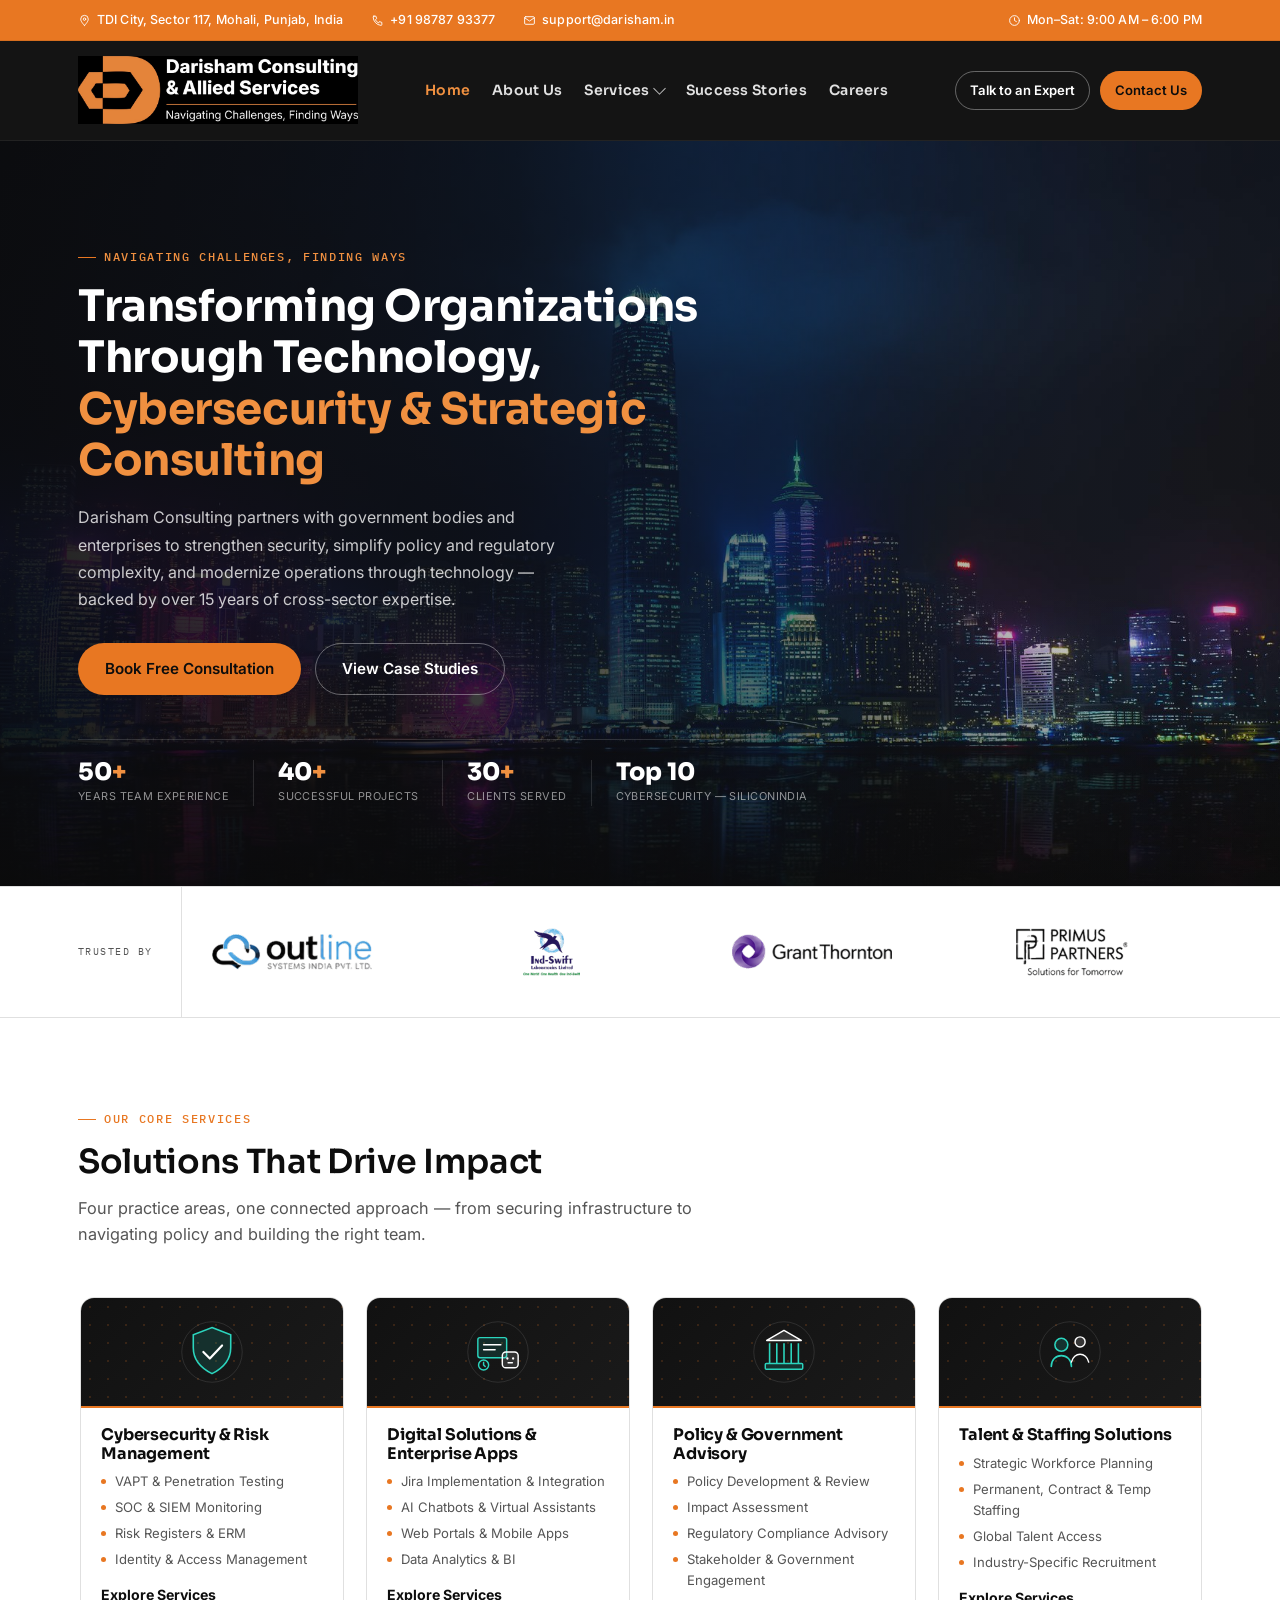
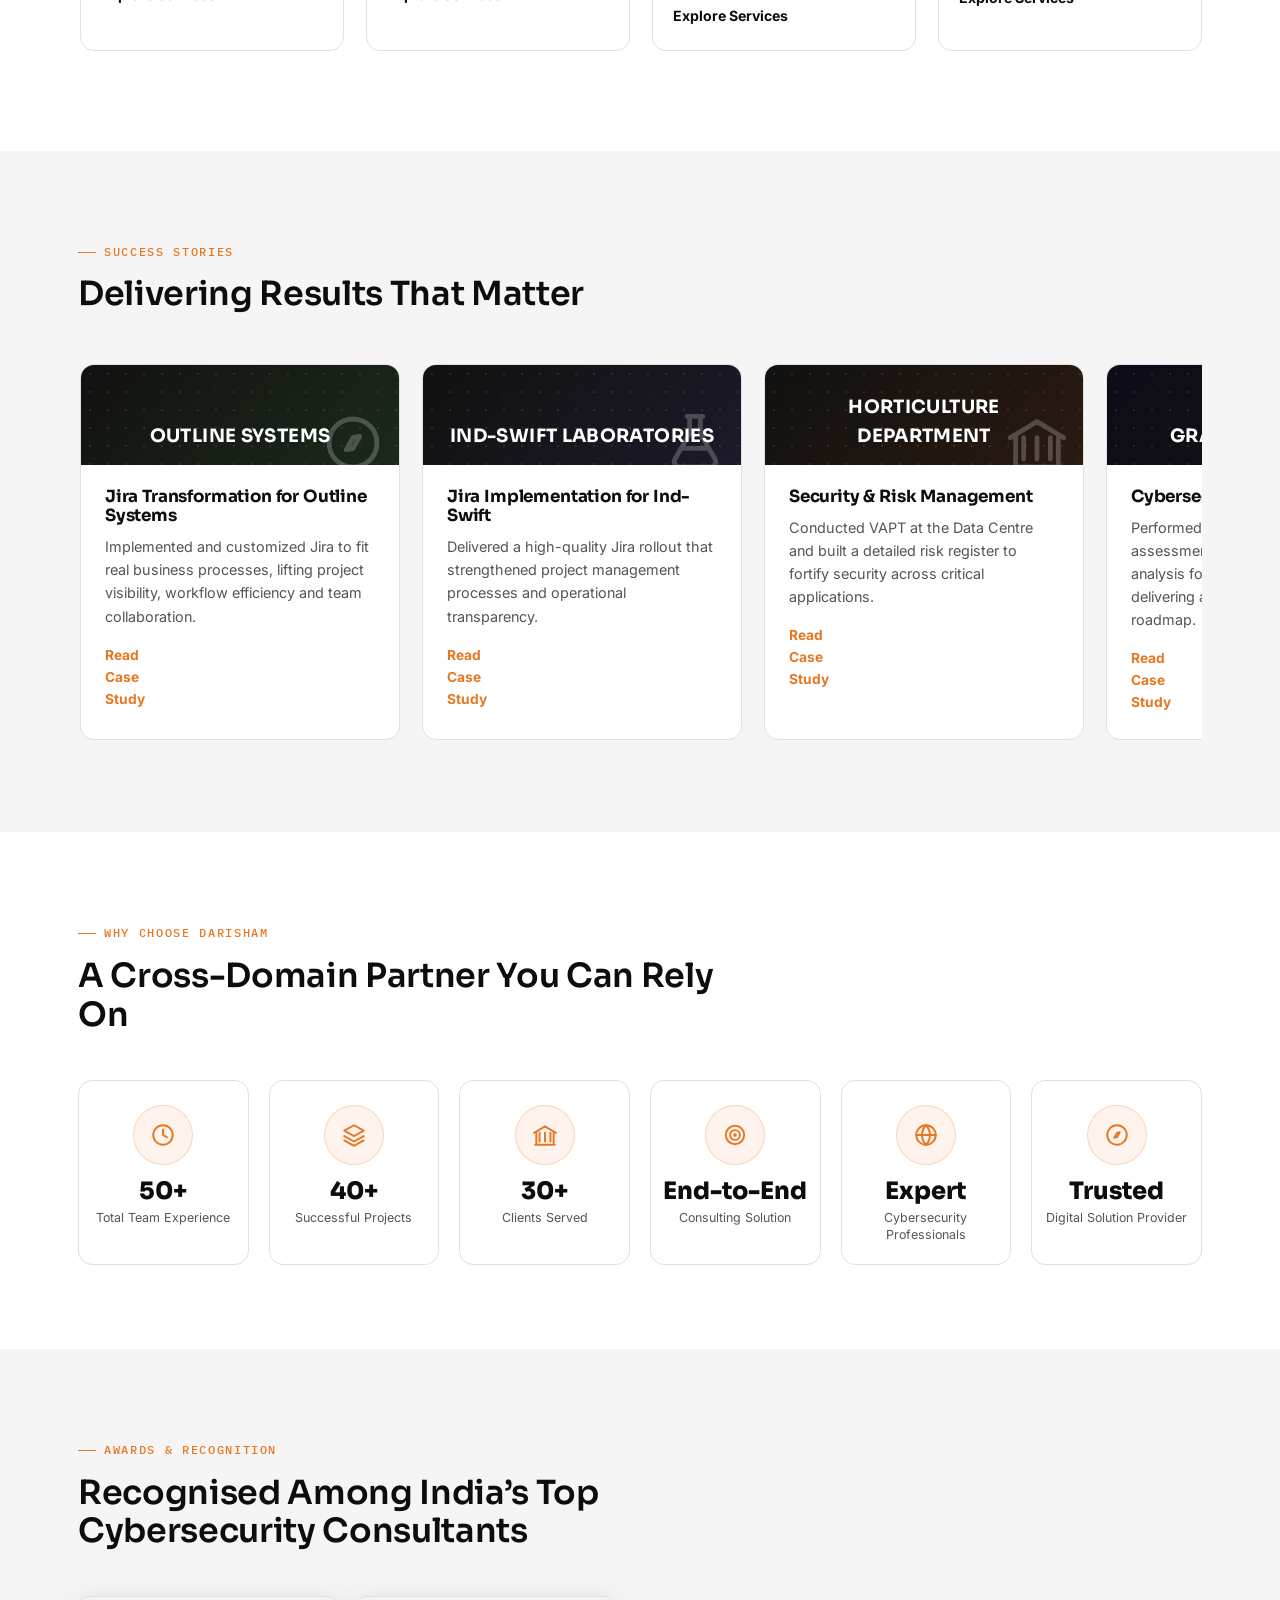
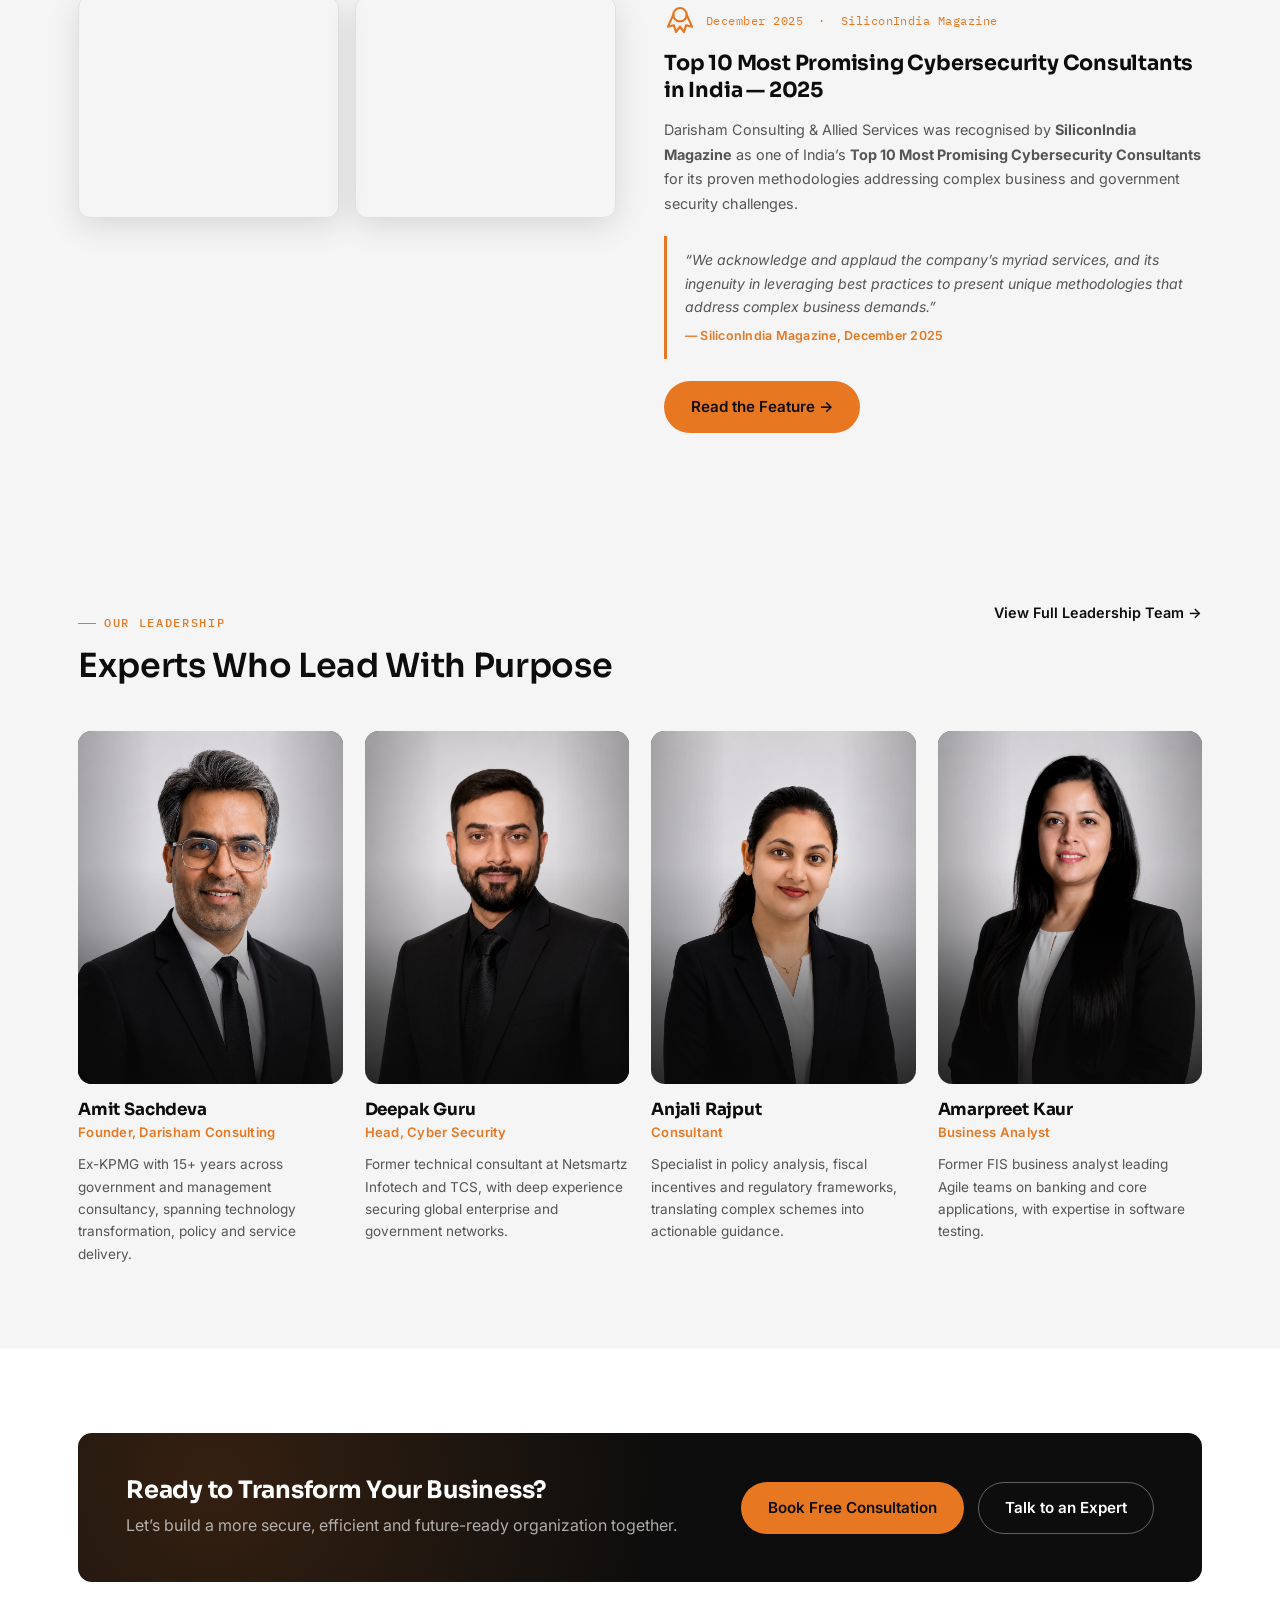
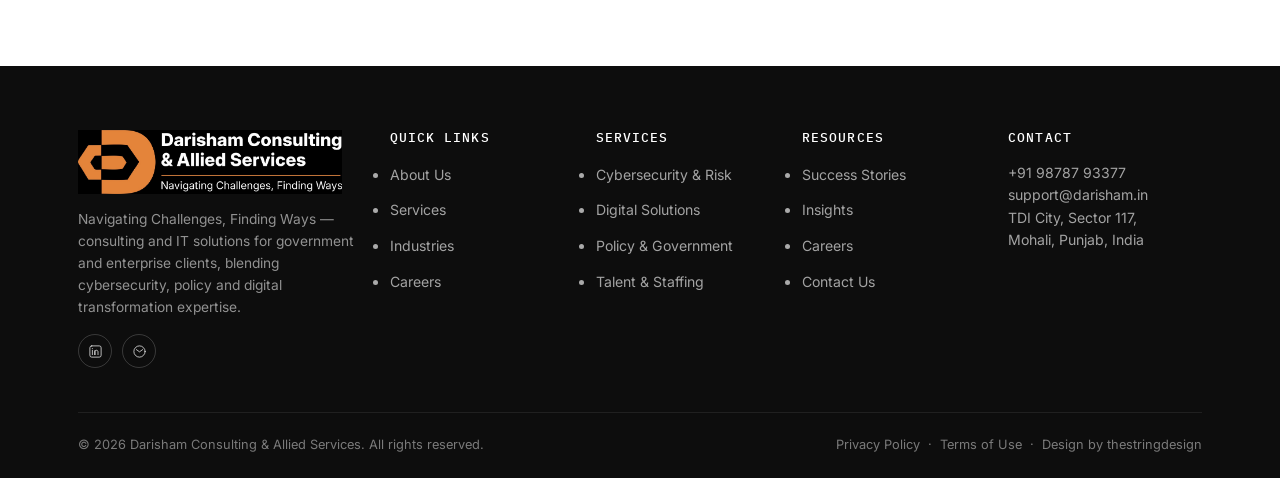
<file: index.html>
<!DOCTYPE html>
<html lang="en">
<head>
<meta charset="UTF-8"/>
<meta name="viewport" content="width=device-width, initial-scale=1.0"/>
<title>Home | Darisham Consulting &amp; Allied Services</title>
<meta name="description" content="Darisham Consulting & Allied Services helps government and enterprise clients with cybersecurity, policy advisory, digital transformation and staffing solutions."/>
<link rel="preconnect" href="https://fonts.googleapis.com">
<link rel="preconnect" href="https://fonts.gstatic.com" crossorigin>
<link href="https://fonts.googleapis.com/css2?family=Sora:wght@500;600;700;800&family=Inter:wght@400;500;600;700&family=IBM+Plex+Mono:wght@400;500&display=swap" rel="stylesheet">
<link rel="stylesheet" href="assets/style.css"/>

</head>
<body>
<div class="topbar">
  <div class="wrap topbar-inner">
    <a href="https://maps.google.com/?q=TDI+City+Sector+117+Mohali+Punjab+India" target="_blank" rel="noopener" class="topbar-item">
      <svg viewBox="0 0 24 24" fill="none" stroke-width="1.7" stroke-linecap="round" stroke-linejoin="round"><path d="M12 21s7-6.5 7-11.5A7 7 0 105 9.5C5 14.5 12 21 12 21z"/><circle cx="12" cy="9.5" r="2.3"/></svg>
      TDI City, Sector 117, Mohali, Punjab, India
    </a>
    <a href="tel:+919878793377" class="topbar-item">
      <svg viewBox="0 0 24 24" fill="none" stroke-width="1.7" stroke-linecap="round" stroke-linejoin="round"><path d="M5 4h4l1.5 4.5L8 10.5a13 13 0 006 6l1.5-2.5L20 15.5v4a1.5 1.5 0 01-1.6 1.5A16 16 0 014 5.6 1.5 1.5 0 015.5 4z"/></svg>
      +91 98787 93377
    </a>
    <a href="mailto:support@darisham.in" class="topbar-item">
      <svg viewBox="0 0 24 24" fill="none" stroke-width="1.7" stroke-linecap="round" stroke-linejoin="round"><rect x="3" y="5" width="18" height="14" rx="2"/><path d="M3 7l9 6 9-6"/></svg>
      support@darisham.in
    </a>
    <span class="topbar-item topbar-hours">
      <svg viewBox="0 0 24 24" fill="none" stroke-width="1.7" stroke-linecap="round" stroke-linejoin="round"><circle cx="12" cy="12" r="9"/><path d="M12 7v5l3.5 2"/></svg>
      Mon&ndash;Sat: 9:00 AM &ndash; 6:00 PM
    </span>
  </div>
</div>
<header class="site-header">
  <div class="wrap header-row">
    <a href="index.html" class="brand">
      <span class="brand-logo-img"><img src="assets/images/darisham-logo.png" alt="Darisham Consulting &amp; Allied Services" class="brand-logo"/></span>
    </a>
    <nav class="nav">
      <ul class="nav-list"><li class="active"><a href="index.html" class="nav-link">Home</a></li><li class=""><a href="about.html" class="nav-link">About Us</a></li><li class=""><a href="services.html" class="nav-link">Services<span class="caret"></span></a><div class="dropdown"><a href="services-cybersecurity-risk.html"><strong>Cybersecurity & Risk Management</strong><span>VAPT, SOC, ERM & compliance</span></a><a href="services-digital-solutions.html"><strong>Digital Solutions & Enterprise Applications</strong><span>Jira, AI, portals & analytics</span></a><a href="services-policy-government.html"><strong>Policy & Government Advisory</strong><span>Policy, impact & advocacy</span></a><a href="services-staffing.html"><strong>Talent & Staffing Solutions</strong><span>Workforce planning & recruitment</span></a></div></li><li class=""><a href="success-stories.html" class="nav-link">Success Stories</a></li><li class=""><a href="careers.html" class="nav-link">Careers</a></li></ul>
    </nav>
    <div class="header-cta">
      <a href="contact.html" class="btn btn-ghost btn-sm">Talk to an Expert</a>
      <a href="contact.html" class="btn btn-primary btn-sm">Contact Us</a>
      <button class="nav-toggle" aria-label="Open menu"><span></span><span></span><span></span></button>
    </div>
  </div>
</header>
<div class="mobile-nav">
  <a href="index.html">Home</a><a href="about.html">About Us</a><a href="services.html">Services</a><div class="sub"><a href="services-cybersecurity-risk.html">Cybersecurity & Risk Management</a><a href="services-digital-solutions.html">Digital Solutions & Enterprise Applications</a><a href="services-policy-government.html">Policy & Government Advisory</a><a href="services-staffing.html">Talent & Staffing Solutions</a></div><a href="success-stories.html">Success Stories</a><a href="careers.html">Careers</a>
  <a href="contact.html" class="btn btn-primary">Contact Us</a>
</div>
<section class="hero hero-fullbg">
  <div class="hero-bg-img" style="background-image:url('assets/images/hero-city.jpg')"></div>
  <div class="hero-bg-overlay"></div>
  <div class="wrap hero-content">
    <div class="hero-text">
      <div class="eyebrow on-dark">Navigating Challenges, Finding Ways</div>
      <h1>Transforming Organizations Through Technology, <span class="accent">Cybersecurity & Strategic Consulting</span></h1>
      <p class="lead">Darisham Consulting partners with government bodies and enterprises to strengthen security, simplify policy and regulatory complexity, and modernize operations through technology &mdash; backed by over 15 years of cross-sector expertise.</p>
      <div class="hero-actions">
        <a href="contact.html" class="btn btn-primary">Book Free Consultation</a>
        <a href="success-stories.html" class="btn btn-ghost">View Case Studies</a>
      </div>
      <div class="hero-stats">
        <div class="hero-stat"><div class="num">50<span>+</span></div><div class="label">Years Team Experience</div></div>
        <div class="hero-stat"><div class="num">40<span>+</span></div><div class="label">Successful Projects</div></div>
        <div class="hero-stat"><div class="num">30<span>+</span></div><div class="label">Clients Served</div></div>
        <div class="hero-stat"><div class="num">Top&nbsp;10</div><div class="label">Cybersecurity — SiliconIndia</div></div>
      </div>
    </div>
  </div>
</section>


<div class="trust">
  <div class="wrap">
    <span class="trust-label">Trusted by</span>
    <div class="trust-logos"><div class="trust-scroll">
  <div class="logo-chip">
      <img src="assets/images/logos/outline.png" alt="Outline Systems">
  </div>

  <div class="logo-chip"">
     <img src="assets/images/logos/indswift.png" class="tall-logo" alt="Ind-Swift Laboratories">
  </div>

  <div class="logo-chip">
      <img src="assets/images/logos/grant.png" alt="Grant Thornton">
  </div>

  <div class="logo-chip">
      <img src="assets/images/logos/primus.png" alt="Primus Partners">
  </div>

  <div class="logo-chip">
      <img src="assets/images/logos/haryana.png" class="tall-logo" alt="Haryana Government">
  </div>

  <div class="logo-chip">
      <img src="assets/images/logos/airwaves.png" alt="Airwaves">
  </div>

  <div class="logo-chip">
      <img src="assets/images/logos/aurion.png" alt="Aurion">
  </div>

  <div class="logo-chip">
      <img src="assets/images/logos/jbm.png" alt="JBM Group">
  </div>

  <div class="logo-chip">
      <img src="assets/images/logos/metl.png" alt="MTEL Group">
  </div>

   <div class="logo-chip">
      <img src="assets/images/logos/reliance.png" alt="Reliance Model Economic">
  </div>

  <div class="logo-chip">
      <img src="assets/images/logos/mt-auto.png" alt="MT Auto">
  </div>



  <!-- Duplicate for infinite scroll -->
  <div class="logo-chip">
      <img src="assets/images/logos/outline.png" alt="Outline Systems">
  </div>

  <div class="tall-logo"">
      <img src="assets/images/logos/indswift.png" alt="Ind-Swift Laboratories">
  </div>

  <div class="logo-chip">
      <img src="assets/images/logos/grant.png" alt="Grant Thornton">
  </div>

  <div class="logo-chip">
      <img src="assets/images/logos/primus.png" alt="Primus Partners">
  </div>

  <div class="logo-chip">
      <img src="assets/images/logos/haryana.png" alt="Haryana Government">
  </div>

  <div class="logo-chip">
      <img src="assets/images/logos/airwaves.png" alt="Airwaves">
  </div>

  <div class="logo-chip">
      <img src="assets/images/logos/aurion.png" alt="Aurion">
  </div>

  <div class="logo-chip">
      <img src="assets/images/logos/jbm.png" alt="JBM Group">
  </div>

  <div class="logo-chip">
      <img src="assets/images/logos/metl.png" alt="MTEL Group">
  </div>

   <div class="logo-chip">
      <img src="assets/images/logos/reliance.png" alt="Reliance Model Economic">
  </div>

  <div class="logo-chip">
      <img src="assets/images/logos/mt-auto.png" alt="MT Auto">
  </div>

    </div></div>
  </div>
</div><section class="section">
  <div class="wrap">
    <div class="section-head reveal">
      <div class="eyebrow">Our Core Services</div>
      <h2>Solutions That Drive Impact</h2>
      <p>Four practice areas, one connected approach &mdash; from securing infrastructure to navigating policy and building the right team.</p>
    </div>
    <div class="svc-scroll-wrap"><div class="svc-grid svc-grid-scroll">
      <div class="svc-card reveal">
        <div class="card-visual cv-cyber"><svg viewBox="0 0 100 100" fill="none" xmlns="http://www.w3.org/2000/svg">
      <circle cx="50" cy="50" r="42" stroke="rgba(255,255,255,0.15)"/>
      <path d="M50 16l26 10v18c0 18-12 29-26 36-14-7-26-18-26-36V26l26-10z" fill="rgba(20,184,166,0.16)" stroke="#2bd4bd" stroke-width="2.2"/>
      <path d="M38 50l9 9 17-18" stroke="#ffffff" stroke-width="3" stroke-linecap="round" stroke-linejoin="round"/>
    </svg></div>
        <div class="card-body">
        <h3>Cybersecurity &amp; Risk Management</h3>
        <ul>
          <li>VAPT &amp; Penetration Testing</li>
          <li>SOC &amp; SIEM Monitoring</li>
          <li>Risk Registers &amp; ERM</li>
          <li>Identity &amp; Access Management</li>
        </ul>
        <a href="services-cybersecurity-risk.html" class="svc-link">Explore Services <svg viewBox="0 0 24 24" fill="none" stroke-width="2.4" stroke-linecap="round" stroke-linejoin="round"><line x1="4" y1="12" x2="20" y2="12"/><polyline points="13 5 20 12 13 19"/></svg></a>
        </div>
      </div>
      <div class="svc-card reveal">
        <div class="card-visual cv-digital"><svg viewBox="0 0 100 100" fill="none" xmlns="http://www.w3.org/2000/svg">
      <circle cx="50" cy="50" r="42" stroke="rgba(255,255,255,0.15)"/>
      <rect x="22" y="30" width="40" height="28" rx="3" fill="rgba(20,184,166,0.14)" stroke="#2bd4bd" stroke-width="2"/>
      <path d="M30 40h24M30 47h16" stroke="#ffffff" stroke-width="2" stroke-linecap="round"/>
      <rect x="56" y="50" width="22" height="22" rx="5" fill="rgba(255,255,255,0.12)" stroke="#ffffff" stroke-width="2"/>
      <circle cx="63" cy="59" r="1.6" fill="#ffffff"/><circle cx="71" cy="59" r="1.6" fill="#ffffff"/>
      <path d="M64 65h6" stroke="#ffffff" stroke-width="2" stroke-linecap="round"/>
      <circle cx="30" cy="68" r="7" fill="none" stroke="#2bd4bd" stroke-width="2"/>
      <path d="M30 64.5v3.5l2.2 2.2" stroke="#2bd4bd" stroke-width="2" stroke-linecap="round"/>
    </svg></div>
        <div class="card-body">
        <h3>Digital Solutions &amp; Enterprise Apps</h3>
        <ul>
          <li>Jira Implementation &amp; Integration</li>
          <li>AI Chatbots &amp; Virtual Assistants</li>
          <li>Web Portals &amp; Mobile Apps</li>
          <li>Data Analytics &amp; BI</li>
        </ul>
        <a href="services-digital-solutions.html" class="svc-link">Explore Services <svg viewBox="0 0 24 24" fill="none" stroke-width="2.4" stroke-linecap="round" stroke-linejoin="round"><line x1="4" y1="12" x2="20" y2="12"/><polyline points="13 5 20 12 13 19"/></svg></a>
        </div>
      </div>
      <div class="svc-card reveal">
        <div class="card-visual cv-policy"><svg viewBox="0 0 100 100" fill="none" xmlns="http://www.w3.org/2000/svg">
      <circle cx="50" cy="50" r="42" stroke="rgba(255,255,255,0.15)"/>
      <path d="M50 20l24 14H26l24-14z" fill="rgba(255,255,255,0.14)" stroke="#ffffff" stroke-width="2" stroke-linejoin="round"/>
      <path d="M30 38v28M40 38v28M50 38v28M60 38v28M70 38v28" stroke="#2bd4bd" stroke-width="2.2"/>
      <rect x="24" y="66" width="52" height="8" rx="1.5" fill="rgba(20,184,166,0.18)" stroke="#2bd4bd" stroke-width="2"/>
    </svg></div>
        <div class="card-body">
        <h3>Policy &amp; Government Advisory</h3>
        <ul>
          <li>Policy Development &amp; Review</li>
          <li>Impact Assessment</li>
          <li>Regulatory Compliance Advisory</li>
          <li>Stakeholder &amp; Government Engagement</li>
        </ul>
        <a href="services-policy-government.html" class="svc-link">Explore Services <svg viewBox="0 0 24 24" fill="none" stroke-width="2.4" stroke-linecap="round" stroke-linejoin="round"><line x1="4" y1="12" x2="20" y2="12"/><polyline points="13 5 20 12 13 19"/></svg></a>
        </div>
      </div>
      <div class="svc-card reveal">
        <div class="card-visual cv-staff"><svg viewBox="0 0 100 100" fill="none" xmlns="http://www.w3.org/2000/svg">
      <circle cx="50" cy="50" r="42" stroke="rgba(255,255,255,0.15)"/>
      <circle cx="38" cy="40" r="9" fill="rgba(20,184,166,0.18)" stroke="#2bd4bd" stroke-width="2.2"/>
      <path d="M24 70c0-9 6.3-15 14-15s14 6 14 15" stroke="#2bd4bd" stroke-width="2.2" fill="none" stroke-linecap="round"/>
      <circle cx="64" cy="36" r="7" fill="rgba(255,255,255,0.14)" stroke="#ffffff" stroke-width="2"/>
      <path d="M52 64c1.6-6.6 6.7-11 12-11s10.4 4.4 12 11" stroke="#ffffff" stroke-width="2" fill="none" stroke-linecap="round"/>
    </svg></div>
        <div class="card-body">
        <h3>Talent &amp; Staffing Solutions</h3>
        <ul>
          <li>Strategic Workforce Planning</li>
          <li>Permanent, Contract &amp; Temp Staffing</li>
          <li>Global Talent Access</li>
          <li>Industry-Specific Recruitment</li>
        </ul>
        <a href="services-staffing.html" class="svc-link">Explore Services <svg viewBox="0 0 24 24" fill="none" stroke-width="2.4" stroke-linecap="round" stroke-linejoin="round"><line x1="4" y1="12" x2="20" y2="12"/><polyline points="13 5 20 12 13 19"/></svg></a>
        </div>
      </div>
      <div class="svc-card reveal">
        <div class="card-visual cv-policy"><svg viewBox="0 0 100 100" fill="none" xmlns="http://www.w3.org/2000/svg"><circle cx="50" cy="50" r="42" stroke="rgba(255,255,255,0.15)"/><rect x="28" y="28" width="44" height="54" rx="4" fill="rgba(232,119,34,0.14)" stroke="#E87722" stroke-width="2"/><path d="M36 42h28M36 52h28M36 62h18" stroke="#ffffff" stroke-width="2" stroke-linecap="round"/><circle cx="68" cy="68" r="10" fill="rgba(232,119,34,0.3)" stroke="#E87722" stroke-width="2"/><path d="M65 68l2 2 4-4" stroke="#ffffff" stroke-width="2" stroke-linecap="round" stroke-linejoin="round"/></svg></div>
        <div class="card-body">
          <h3>Compliance &amp; Regulatory Advisory</h3>
          <ul>
            <li>Regulatory Framework Analysis</li>
            <li>Compliance Audits &amp; Gap Assessment</li>
            <li>Policy Documentation</li>
            <li>Training &amp; Awareness Programs</li>
          </ul>
          <a href="services-policy-government.html" class="svc-link">Explore Services <svg viewBox="0 0 24 24" fill="none" stroke-width="2.4" stroke-linecap="round" stroke-linejoin="round"><line x1="4" y1="12" x2="20" y2="12"/><polyline points="13 5 20 12 13 19"/></svg></a>
        </div>
      </div>
      <div class="svc-card reveal">
        <div class="card-visual cv-staff"><svg viewBox="0 0 100 100" fill="none" xmlns="http://www.w3.org/2000/svg"><circle cx="50" cy="50" r="42" stroke="rgba(255,255,255,0.15)"/><circle cx="50" cy="42" r="14" fill="rgba(232,119,34,0.14)" stroke="#E87722" stroke-width="2"/><path d="M44 42l4 4 8-8" stroke="#ffffff" stroke-width="2.2" stroke-linecap="round" stroke-linejoin="round"/><path d="M28 72c0-10 9.8-17 22-17s22 7 22 17" stroke="#E87722" stroke-width="2.2" stroke-linecap="round" fill="none"/></svg></div>
        <div class="card-body">
          <h3>Executive Search &amp; Leadership Hiring</h3>
          <ul>
            <li>C-Suite &amp; Senior Leadership Roles</li>
            <li>Board Advisory Placements</li>
            <li>Succession Planning</li>
            <li>Confidential Search Mandates</li>
          </ul>
          <a href="services-staffing.html" class="svc-link">Explore Services <svg viewBox="0 0 24 24" fill="none" stroke-width="2.4" stroke-linecap="round" stroke-linejoin="round"><line x1="4" y1="12" x2="20" y2="12"/><polyline points="13 5 20 12 13 19"/></svg></a>
        </div>
      </div>
      <div class="svc-card reveal">
        <div class="card-visual cv-cyber"><svg viewBox="0 0 100 100" fill="none" xmlns="http://www.w3.org/2000/svg"><circle cx="50" cy="50" r="42" stroke="rgba(255,255,255,0.15)"/><rect x="20" y="35" width="60" height="38" rx="5" fill="rgba(232,119,34,0.14)" stroke="#E87722" stroke-width="2"/><path d="M28 50h14M28 60h10" stroke="#ffffff" stroke-width="2" stroke-linecap="round"/><rect x="52" y="44" width="20" height="20" rx="3" fill="rgba(255,255,255,0.1)" stroke="#ffffff" stroke-width="1.6"/><path d="M50 35v-8M50 27c0-4 6-4 6 0v8" stroke="#E87722" stroke-width="2" stroke-linecap="round"/></svg></div>
        <div class="card-body">
          <h3>IT Infrastructure &amp; Cloud Security</h3>
          <ul>
            <li>Cloud Security Architecture</li>
            <li>Network Security &amp; Monitoring</li>
            <li>Endpoint Protection</li>
            <li>Disaster Recovery Planning</li>
          </ul>
          <a href="services-cybersecurity-risk.html" class="svc-link">Explore Services <svg viewBox="0 0 24 24" fill="none" stroke-width="2.4" stroke-linecap="round" stroke-linejoin="round"><line x1="4" y1="12" x2="20" y2="12"/><polyline points="13 5 20 12 13 19"/></svg></a>
        </div>
      </div>
    </div><!-- end svc-grid-scroll -->
    </div><!-- end svc-scroll-wrap -->
  </div>
</section><section class="section soft">
  <div class="wrap">
    <div class="section-head reveal">
      <div class="eyebrow">Success Stories</div>
      <h2>Delivering Results That Matter</h2>
    </div>
    <div class="case-scroll-wrap"><div class="case-grid case-grid-scroll">
      <div class="case-card reveal">
        <div class="case-banner cb-digital"><span class="tag">OUTLINE SYSTEMS</span><span class="banner-icon"><svg viewBox="0 0 24 24" fill="none" stroke-width="1.8" stroke-linecap="round" stroke-linejoin="round"><circle cx="12" cy="12" r="9"/><path d="M14.5 9.5L12 14l-2.5.5L12 10l2.5-.5z"/></svg></span></div>
        <div class="case-body">
          <h3>Jira Transformation for Outline Systems</h3>
          <p>Implemented and customized Jira to fit real business processes, lifting project visibility, workflow efficiency and team collaboration.</p>
          <a href="success-stories.html" class="case-link">Read Case Study <svg viewBox="0 0 24 24" fill="none" stroke-width="2.4" stroke-linecap="round" stroke-linejoin="round"><line x1="4" y1="12" x2="20" y2="12"/><polyline points="13 5 20 12 13 19"/></svg></a>
        </div>
      </div>
      <div class="case-card reveal">
        <div class="case-banner cb-health"><span class="tag">IND-SWIFT LABORATORIES</span><span class="banner-icon"><svg viewBox="0 0 24 24" fill="none" stroke-width="1.8" stroke-linecap="round" stroke-linejoin="round"><path d="M9 2h6M10 2v6.5L4.5 18a2 2 0 001.7 3h11.6a2 2 0 001.7-3L14 8.5V2"/><path d="M7.5 14h9"/></svg></span></div>
        <div class="case-body">
          <h3>Jira Implementation for Ind-Swift</h3>
          <p>Delivered a high-quality Jira rollout that strengthened project management processes and operational transparency.</p>
          <a href="success-stories.html" class="case-link">Read Case Study <svg viewBox="0 0 24 24" fill="none" stroke-width="2.4" stroke-linecap="round" stroke-linejoin="round"><line x1="4" y1="12" x2="20" y2="12"/><polyline points="13 5 20 12 13 19"/></svg></a>
        </div>
      </div>
      <div class="case-card reveal">
        <div class="case-banner cb-govt"><span class="tag">HORTICULTURE DEPARTMENT</span><span class="banner-icon"><svg viewBox="0 0 24 24" fill="none" stroke-width="1.8" stroke-linecap="round" stroke-linejoin="round"><path d="M3 21h18M4 21V10M20 21V10M2 10l10-6 10 6M7 10v8M12 10v8M17 10v8"/></svg></span></div>
        <div class="case-body">
          <h3>Security &amp; Risk Management</h3>
          <p>Conducted VAPT at the Data Centre and built a detailed risk register to fortify security across critical applications.</p>
          <a href="success-stories.html" class="case-link">Read Case Study <svg viewBox="0 0 24 24" fill="none" stroke-width="2.4" stroke-linecap="round" stroke-linejoin="round"><line x1="4" y1="12" x2="20" y2="12"/><polyline points="13 5 20 12 13 19"/></svg></a>
        </div>
      </div>
      <div class="case-card reveal">
        <div class="case-banner cb-cyber"><span class="tag">GRANT THORNTON</span><span class="banner-icon"><svg viewBox="0 0 24 24" fill="none" stroke-width="1.8" stroke-linecap="round" stroke-linejoin="round"><path d="M12 2l8 4v6c0 5.5-3.8 9-8 11-4.2-2-8-5.5-8-11V6l8-4z"/><path d="M9 12l2 2 4-4"/></svg></span></div>
        <div class="case-body">
          <h3>Cybersecurity Risk Assessment</h3>
          <p>Performed comprehensive risk assessment and compliance gap analysis for a leading advisory firm, delivering a prioritised remediation roadmap.</p>
          <a href="success-stories.html" class="case-link">Read Case Study <svg viewBox="0 0 24 24" fill="none" stroke-width="2.4" stroke-linecap="round" stroke-linejoin="round"><line x1="4" y1="12" x2="20" y2="12"/><polyline points="13 5 20 12 13 19"/></svg></a>
        </div>
      </div>
      <div class="case-card reveal">
        <div class="case-banner cb-policy"><span class="tag">STATE POLICE DEPT.</span><span class="banner-icon"><svg viewBox="0 0 24 24" fill="none" stroke-width="1.8" stroke-linecap="round" stroke-linejoin="round"><rect x="3" y="5" width="18" height="14" rx="2"/><path d="M3 7l9 6 9-6"/></svg></span></div>
        <div class="case-body">
          <h3>Policy Research &amp; Advisory</h3>
          <p>Developed policy frameworks and impact assessments for modernising IT infrastructure and operational protocols across the department.</p>
          <a href="success-stories.html" class="case-link">Read Case Study <svg viewBox="0 0 24 24" fill="none" stroke-width="2.4" stroke-linecap="round" stroke-linejoin="round"><line x1="4" y1="12" x2="20" y2="12"/><polyline points="13 5 20 12 13 19"/></svg></a>
        </div>
      </div>
      <div class="case-card reveal">
        <div class="case-banner cb-staff"><span class="tag">PRIMUS PARTNERS</span><span class="banner-icon"><svg viewBox="0 0 24 24" fill="none" stroke-width="1.8" stroke-linecap="round" stroke-linejoin="round"><circle cx="9" cy="8" r="3.2"/><path d="M3 20c0-3.3 2.7-5.5 6-5.5s6 2.2 6 5.5"/><circle cx="17.5" cy="9" r="2.4"/><path d="M16 14.3c2.5.3 4 2 4 5.7"/></svg></span></div>
        <div class="case-body">
          <h3>Executive Talent Placement</h3>
          <p>Sourced and placed senior consultants and domain experts for a fast-growing advisory firm, reducing time-to-hire by over 40%.</p>
          <a href="success-stories.html" class="case-link">Read Case Study <svg viewBox="0 0 24 24" fill="none" stroke-width="2.4" stroke-linecap="round" stroke-linejoin="round"><line x1="4" y1="12" x2="20" y2="12"/><polyline points="13 5 20 12 13 19"/></svg></a>
        </div>
      </div>
    </div></div><!-- end case-scroll-wrap -->
  </div>
</section><section class="section">
  <div class="wrap">
    <div class="section-head reveal">
      <div class="eyebrow">Why Choose Darisham</div>
      <h2>A Cross-Domain Partner You Can Rely On</h2>
    </div>
    <div class="why-grid reveal">
      <div class="why-card"><div class="why-icon"><svg viewBox="0 0 24 24" fill="none" stroke-width="1.8" stroke-linecap="round" stroke-linejoin="round"><circle cx="12" cy="12" r="9"/><path d="M12 7v5l3.5 2"/></svg></div><div class="num">50+</div><div class="label">Total Team Experience</div></div>
      <div class="why-card"><div class="why-icon"><svg viewBox="0 0 24 24" fill="none" stroke-width="1.8" stroke-linecap="round" stroke-linejoin="round"><path d="M12 3l9 5-9 5-9-5 9-5z"/><path d="M3 13l9 5 9-5M3 17l9 5 9-5"/></svg></div><div class="num">40+</div><div class="label">Successful Projects</div></div>
      <div class="why-card"><div class="why-icon"><svg viewBox="0 0 24 24" fill="none" stroke-width="1.8" stroke-linecap="round" stroke-linejoin="round"><path d="M3 21h18M4 21V10M20 21V10M2 10l10-6 10 6M7 10v8M12 10v8M17 10v8"/></svg></div><div class="num">30+</div><div class="label">Clients Served</div></div>
      <div class="why-card"><div class="why-icon"><svg viewBox="0 0 24 24" fill="none" stroke-width="1.8" stroke-linecap="round" stroke-linejoin="round"><circle cx="12" cy="12" r="8.5"/><circle cx="12" cy="12" r="4.5"/><circle cx="12" cy="12" r="0.8" fill="currentColor"/></svg></div><div class="num">End-to-End</div><div class="label">Consulting Solution</div></div>
      <div class="why-card"><div class="why-icon"><svg viewBox="0 0 24 24" fill="none" stroke-width="1.8" stroke-linecap="round" stroke-linejoin="round"><circle cx="12" cy="12" r="9"/><path d="M3 12h18M12 3a13 13 0 010 18 13 13 0 010-18z"/></svg></div><div class="num">Expert</div><div class="label">Cybersecurity Professionals</div></div>
      <div class="why-card"><div class="why-icon"><svg viewBox="0 0 24 24" fill="none" stroke-width="1.8" stroke-linecap="round" stroke-linejoin="round"><circle cx="12" cy="12" r="9"/><path d="M14.5 9.5L12 14l-2.5.5L12 10l2.5-.5z"/></svg></div><div class="num">Trusted</div><div class="label">Digital Solution Provider</div></div>
    </div>
  </div>
</section><section class="section soft">
  <div class="wrap">
    <div class="section-head reveal">
      <div class="eyebrow">Awards &amp; Recognition</div>
      <h2>Recognised Among India&rsquo;s Top Cybersecurity Consultants</h2>
    </div>
    <div class="award-flex reveal">
      <div class="award-images">
        <a href="https://www.siliconindia.com/digital-magazine/cybersecurity-consultants-december-2025/#page=22"
           target="_blank" rel="noopener" class="award-img-link">
          <img
            src="assets/images/award-news.webp" data-fallback="https://darisham.in/images/gallery/news.webp"
            alt="SiliconIndia Magazine — Top 10 Cybersecurity Consultants 2025"
            class="award-img"
            loading="lazy"
            onerror="this.src=this.dataset.fallback"
          />
        </a>
        <a href="https://www.siliconindia.com/digital-magazine/cybersecurity-consultants-december-2025/#page=22"
           target="_blank" rel="noopener" class="award-img-link">
          <img
            src="assets/images/award-certificate.webp" data-fallback="https://darisham.in/images/gallery/certificate.webp"
            alt="Darisham Consulting — SiliconIndia Recognition Certificate 2025"
            class="award-img"
            loading="lazy"
            onerror="this.src=this.dataset.fallback"
          />
        </a>
      </div>
      <div class="award-body">
        <div class="award-badge-row">
          <svg viewBox="0 0 24 24" fill="none" width="32" height="32" stroke-width="1.6" stroke-linecap="round" stroke-linejoin="round"><circle cx="12" cy="8" r="5"/><path d="M7 8l-4 9 4.5-1L9 21l3-4 3 4 1.5-5L21 17 17 8"/></svg>
          <span>December 2025 &nbsp;&middot;&nbsp; SiliconIndia Magazine</span>
        </div>
        <h3>Top 10 Most Promising Cybersecurity Consultants in India — 2025</h3>
        <p>Darisham Consulting &amp; Allied Services was recognised by <strong>SiliconIndia Magazine</strong> as one of India&rsquo;s <strong>Top 10 Most Promising Cybersecurity Consultants</strong> for its proven methodologies addressing complex business and government security challenges.</p>
        <blockquote class="award-quote">
          &ldquo;We acknowledge and applaud the company&rsquo;s myriad services, and its ingenuity in leveraging best practices to present unique methodologies that address complex business demands.&rdquo;
          <cite>— SiliconIndia Magazine, December 2025</cite>
        </blockquote>
        <a href="https://www.siliconindia.com/digital-magazine/cybersecurity-consultants-december-2025/#page=22"
           target="_blank" rel="noopener" class="btn btn-primary" style="margin-top:22px;display:inline-flex;">
          Read the Feature &rarr;
        </a>
      </div>
    </div>
  </div>
</section><section class="section soft">
  <div class="wrap">
    <div class="section-foot-link reveal"><a href="about.html">View Full Leadership Team &rarr;</a></div>
    <div class="section-head reveal">
      <div class="eyebrow">Our Leadership</div>
      <h2>Experts Who Lead With Purpose</h2>
    </div>
    <div class="lead-grid">
      <div class="lead-card reveal">
        <div class="avatar avatar-photo blazer-photo"><img src="assets/images/team-1.png" alt="Amit Sachdeva" loading="lazy"/><div class="blazer-overlay"></div></div>
        <h4>Amit Sachdeva</h4>
        <div class="role">Founder, Darisham Consulting</div>
        <p class="bio">Ex-KPMG with 15+ years across government and management consultancy, spanning technology transformation, policy and service delivery.</p>
      </div>
      <div class="lead-card reveal">
        <div class="avatar avatar-photo blazer-photo"><img src="assets/images/team-33.png" alt="Deepak Guru" loading="lazy"/><div class="blazer-overlay"></div></div>
        <h4>Deepak Guru</h4>
        <div class="role">Head, Cyber Security</div>
        <p class="bio">Former technical consultant at Netsmartz Infotech and TCS, with deep experience securing global enterprise and government networks.</p>
      </div>
      <div class="lead-card reveal">
        <div class="avatar avatar-photo blazer-photo"><img src="assets/images/team-222.png" alt="Anjali Rajput" loading="lazy"/><div class="blazer-overlay"></div></div>
        <h4>Anjali Rajput</h4>
        <div class="role">Consultant</div>
        <p class="bio">Specialist in policy analysis, fiscal incentives and regulatory frameworks, translating complex schemes into actionable guidance.</p>
      </div>
      <div class="lead-card reveal">
        <div class="avatar avatar-photo blazer-photo"><img src="assets/images/team-4.png" alt="Amarpreet Kaur" loading="lazy"/><div class="blazer-overlay"></div></div>
        <h4>Amarpreet Kaur</h4>
        <div class="role">Business Analyst</div>
        <p class="bio">Former FIS business analyst leading Agile teams on banking and core applications, with expertise in software testing.</p>
      </div>
    </div>
  </div>
</section><section class="section">
  <div class="wrap">
    <div class="cta-banner reveal">
      <div>
        <h3>Ready to Transform Your Business?</h3>
        <p>Let&rsquo;s build a more secure, efficient and future-ready organization together.</p>
      </div>
      <div class="cta-actions">
        <a href="contact.html" class="btn btn-primary">Book Free Consultation</a>
        <a href="contact.html" class="btn btn-ghost">Talk to an Expert</a>
      </div>
    </div>
  </div>
</section>
<footer class="site-footer">
  <div class="wrap">
    <div class="footer-grid">
      <div class="footer-brand">
        <a href="index.html" class="brand">
          <span class="brand-logo-img"><img src="assets/images/darisham-logo.png" alt="Darisham Consulting &amp; Allied Services" class="brand-logo"/></span>
        </a>
        <p class="about">Navigating Challenges, Finding Ways &mdash; consulting and IT solutions for government and enterprise clients, blending cybersecurity, policy and digital transformation expertise.</p>
        <div class="social-row">
          <a href="https://in.linkedin.com/in/darisham-consulting-8a51852a8" aria-label="LinkedIn"><svg viewBox="0 0 24 24" fill="none" stroke-width="1.6" stroke-linecap="round" stroke-linejoin="round"><rect x="3" y="3" width="18" height="18" rx="3"/><path d="M7 10v7M7 7.2v.1M11 17v-4.5c0-1.4 1-2.5 2.5-2.5s2.5 1.1 2.5 2.5V17M11 10.5V17"/></svg></a>
          <a href="mailto:support@darisham.in" aria-label="Email"><svg viewBox="0 0 24 24" fill="none" stroke-width="1.6" stroke-linecap="round" stroke-linejoin="round"><circle cx="12" cy="12" r="9"/><path d="M7 9l5 3.5L17 9"/></svg></a>
        </div>
      </div>
      <div class="footer-col">
        <h5>Quick Links</h5>
        <ul>
          <li><a href="about.html">About Us</a></li>
          <li><a href="services.html">Services</a></li>
          <li><a href="industries.html">Industries</a></li>
          <li><a href="careers.html">Careers</a></li>
        </ul>
      </div>
      <div class="footer-col">
        <h5>Services</h5>
        <ul>
          <li><a href="services-cybersecurity-risk.html">Cybersecurity &amp; Risk</a></li>
          <li><a href="services-digital-solutions.html">Digital Solutions</a></li>
          <li><a href="services-policy-government.html">Policy &amp; Government</a></li>
          <li><a href="services-staffing.html">Talent &amp; Staffing</a></li>
        </ul>
      </div>
      <div class="footer-col">
        <h5>Resources</h5>
        <ul>
          <li><a href="success-stories.html">Success Stories</a></li>
          <li><a href="insights.html">Insights</a></li>
          <li><a href="careers.html">Careers</a></li>
          <li><a href="contact.html">Contact Us</a></li>
        </ul>
      </div>
      <div class="footer-col">
        <h5>Contact</h5>
        <p class="contact-line">+91 98787 93377</p>
        <p class="contact-line">support@darisham.in</p>
        <p class="contact-line">TDI City, Sector 117,<br/>Mohali, Punjab, India</p>
      </div>
    </div>
    <div class="footer-bottom">
      <span>&copy; 2026 Darisham Consulting &amp; Allied Services. All rights reserved.</span>
      <span><a href="contact.html">Privacy Policy</a> &nbsp;&middot;&nbsp; <a href="contact.html">Terms of Use</a> &nbsp;&middot;&nbsp; Design by <a href="https://web.thestringdesign.in/" target="_blank" rel="noopener">thestringdesign</a></span>
    </div>
  </div>
</footer>
<script src="assets/script.js"></script>
</body>
</html>
</file>
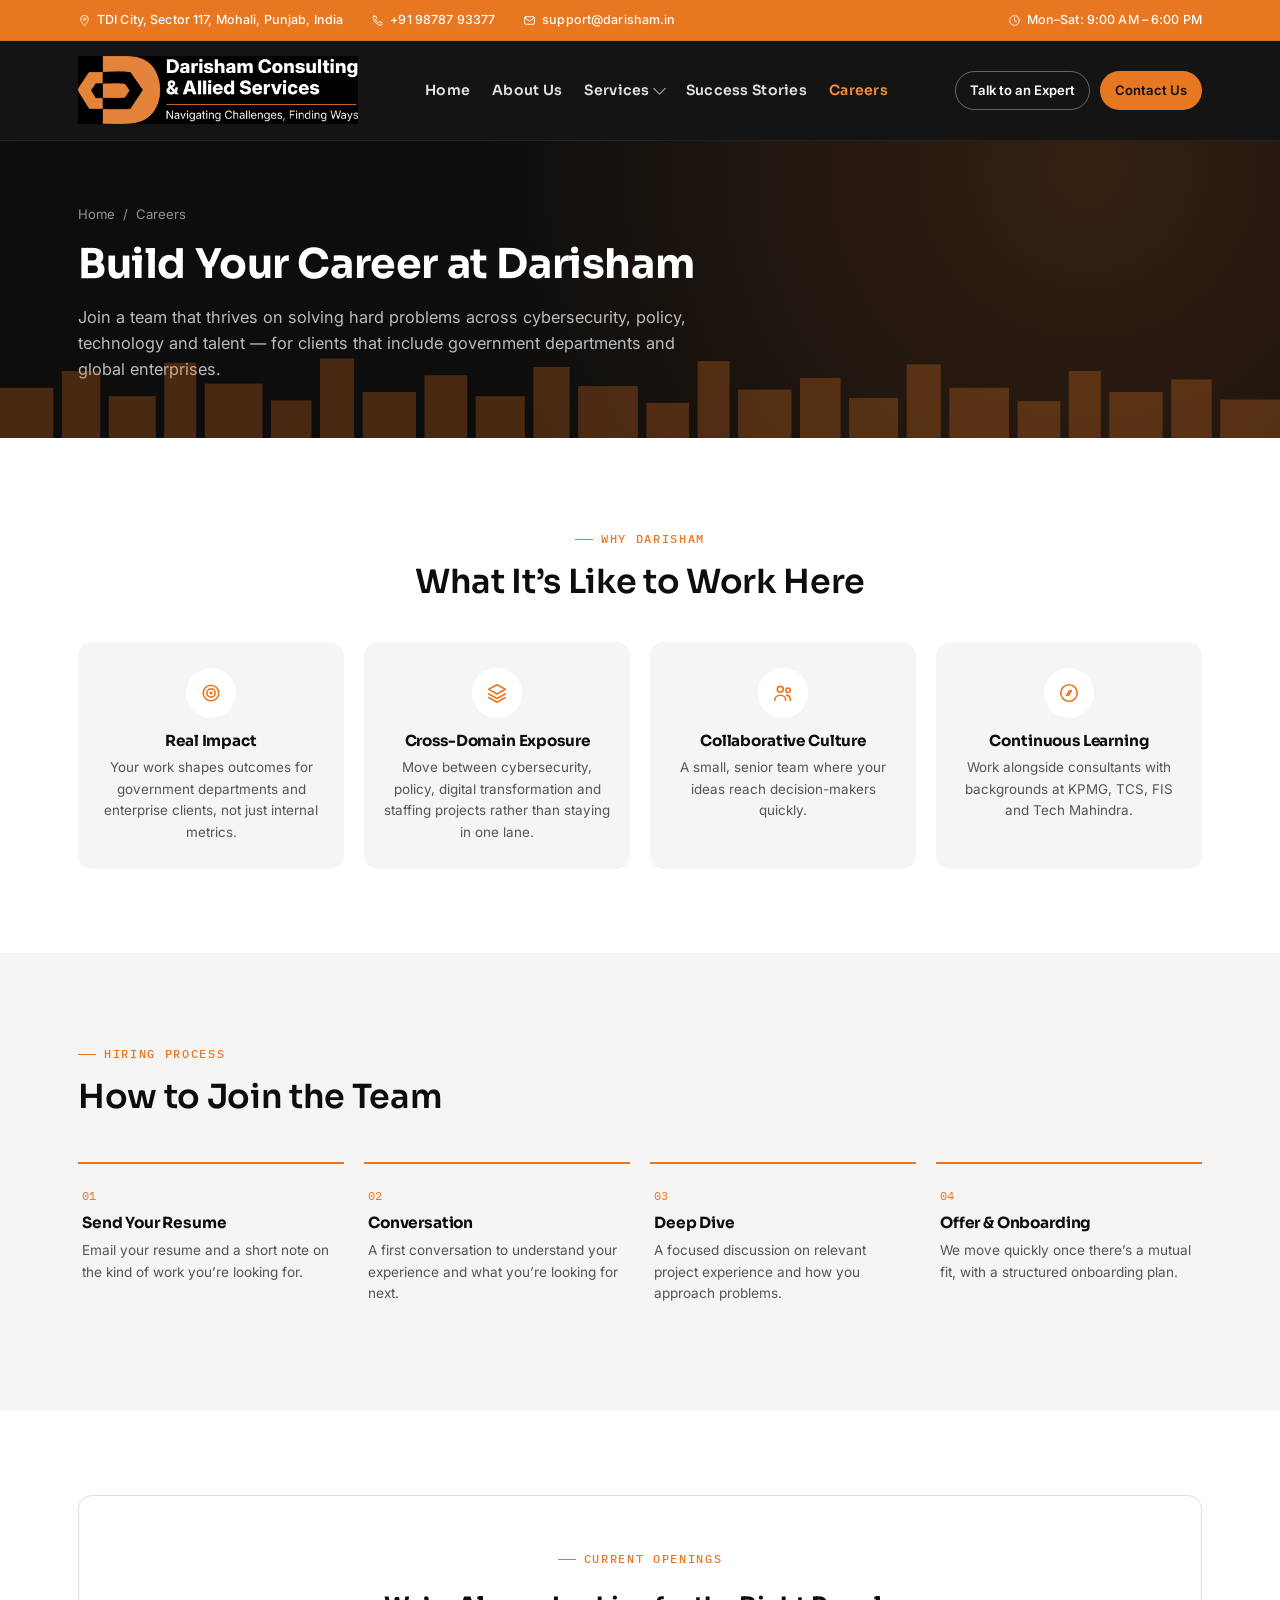
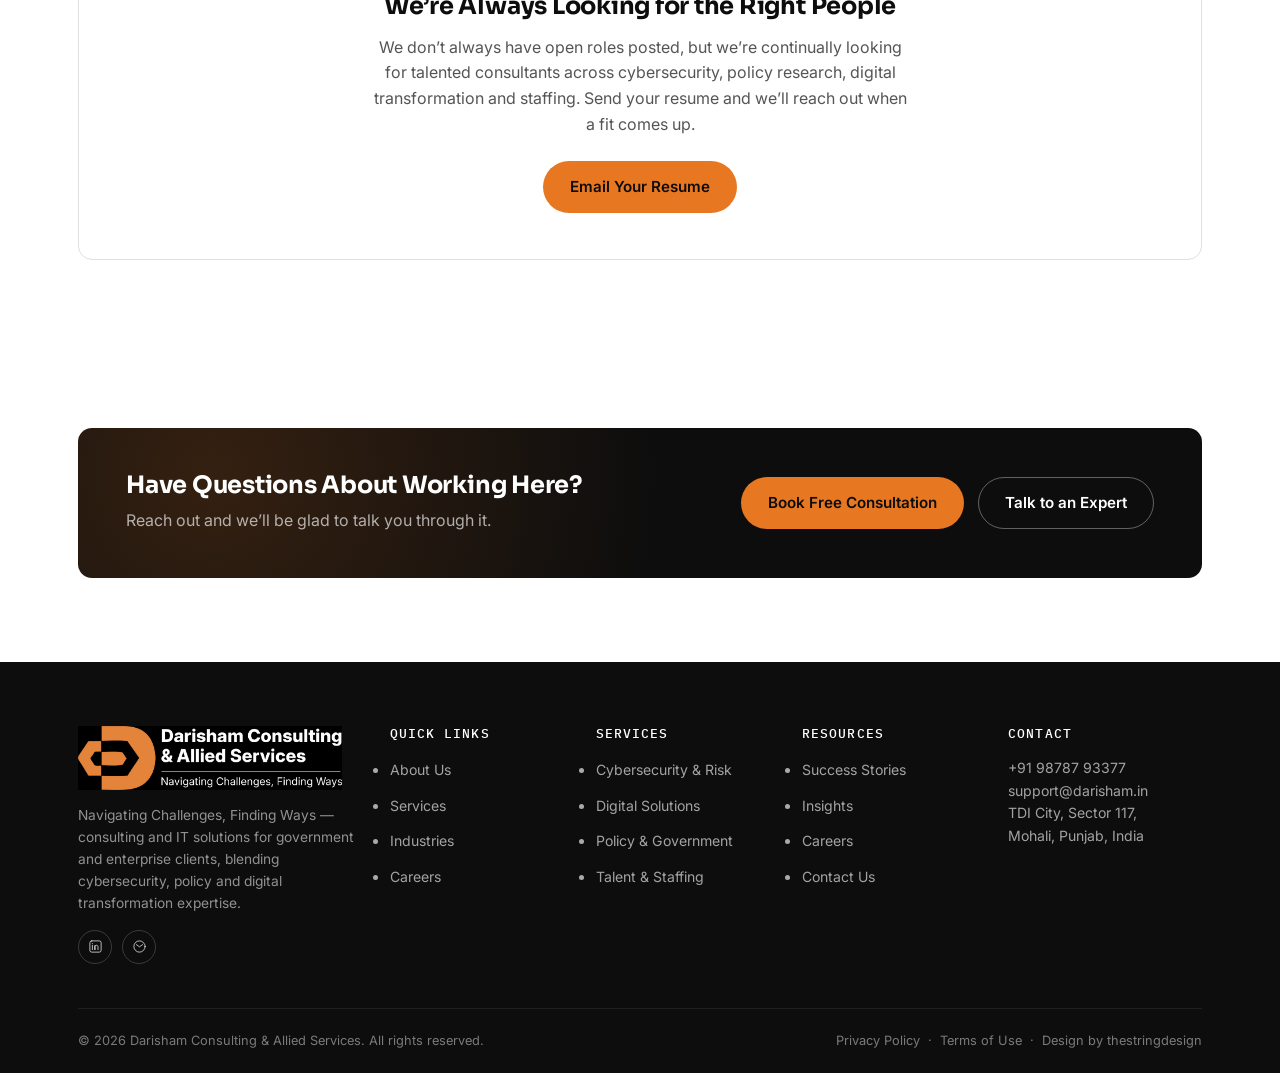
<file: careers.html>
<!DOCTYPE html>
<html lang="en">
<head>
<meta charset="UTF-8"/>
<meta name="viewport" content="width=device-width, initial-scale=1.0"/>
<title>Careers | Darisham Consulting &amp; Allied Services</title>
<meta name="description" content="Explore careers at Darisham Consulting & Allied Services across cybersecurity, policy advisory, digital transformation and staffing."/>
<link rel="preconnect" href="https://fonts.googleapis.com">
<link rel="preconnect" href="https://fonts.gstatic.com" crossorigin>
<link href="https://fonts.googleapis.com/css2?family=Sora:wght@500;600;700;800&family=Inter:wght@400;500;600;700&family=IBM+Plex+Mono:wght@400;500&display=swap" rel="stylesheet">
<link rel="stylesheet" href="assets/style.css"/>

</head>
<body>
<div class="topbar">
  <div class="wrap topbar-inner">
    <a href="https://maps.google.com/?q=TDI+City+Sector+117+Mohali+Punjab+India" target="_blank" rel="noopener" class="topbar-item">
      <svg viewBox="0 0 24 24" fill="none" stroke-width="1.7" stroke-linecap="round" stroke-linejoin="round"><path d="M12 21s7-6.5 7-11.5A7 7 0 105 9.5C5 14.5 12 21 12 21z"/><circle cx="12" cy="9.5" r="2.3"/></svg>
      TDI City, Sector 117, Mohali, Punjab, India
    </a>
    <a href="tel:+919878793377" class="topbar-item">
      <svg viewBox="0 0 24 24" fill="none" stroke-width="1.7" stroke-linecap="round" stroke-linejoin="round"><path d="M5 4h4l1.5 4.5L8 10.5a13 13 0 006 6l1.5-2.5L20 15.5v4a1.5 1.5 0 01-1.6 1.5A16 16 0 014 5.6 1.5 1.5 0 015.5 4z"/></svg>
      +91 98787 93377
    </a>
    <a href="mailto:support@darisham.in" class="topbar-item">
      <svg viewBox="0 0 24 24" fill="none" stroke-width="1.7" stroke-linecap="round" stroke-linejoin="round"><rect x="3" y="5" width="18" height="14" rx="2"/><path d="M3 7l9 6 9-6"/></svg>
      support@darisham.in
    </a>
    <span class="topbar-item topbar-hours">
      <svg viewBox="0 0 24 24" fill="none" stroke-width="1.7" stroke-linecap="round" stroke-linejoin="round"><circle cx="12" cy="12" r="9"/><path d="M12 7v5l3.5 2"/></svg>
      Mon&ndash;Sat: 9:00 AM &ndash; 6:00 PM
    </span>
  </div>
</div>
<header class="site-header">
  <div class="wrap header-row">
    <a href="index.html" class="brand">
      <span class="brand-logo-img"><img src="assets/images/darisham-logo.png" alt="Darisham Consulting &amp; Allied Services" class="brand-logo"/></span></a>
    <nav class="nav">
      <ul class="nav-list"><li class=""><a href="index.html" class="nav-link">Home</a></li><li class=""><a href="about.html" class="nav-link">About Us</a></li><li class=""><a href="services.html" class="nav-link">Services<span class="caret"></span></a><div class="dropdown"><a href="services-cybersecurity-risk.html"><strong>Cybersecurity & Risk Management</strong><span>VAPT, SOC, ERM & compliance</span></a><a href="services-digital-solutions.html"><strong>Digital Solutions & Enterprise Applications</strong><span>Jira, AI, portals & analytics</span></a><a href="services-policy-government.html"><strong>Policy & Government Advisory</strong><span>Policy, impact & advocacy</span></a><a href="services-staffing.html"><strong>Talent & Staffing Solutions</strong><span>Workforce planning & recruitment</span></a></div></li><li class=""><a href="success-stories.html" class="nav-link">Success Stories</a></li><li class="active"><a href="careers.html" class="nav-link">Careers</a></li></ul>
    </nav>
    <div class="header-cta">
      <a href="contact.html" class="btn btn-ghost btn-sm">Talk to an Expert</a>
      <a href="contact.html" class="btn btn-primary btn-sm">Contact Us</a>
      <button class="nav-toggle" aria-label="Open menu"><span></span><span></span><span></span></button>
    </div>
  </div>
</header>
<div class="mobile-nav">
  <a href="index.html">Home</a><a href="about.html">About Us</a><a href="services.html">Services</a><div class="sub"><a href="services-cybersecurity-risk.html">Cybersecurity & Risk Management</a><a href="services-digital-solutions.html">Digital Solutions & Enterprise Applications</a><a href="services-policy-government.html">Policy & Government Advisory</a><a href="services-staffing.html">Talent & Staffing Solutions</a></div><a href="success-stories.html">Success Stories</a><a href="careers.html">Careers</a>
  <a href="contact.html" class="btn btn-primary">Contact Us</a>
</div>
<section class="page-hero">
  <div class="wrap">
    <div class="crumb"><a href="index.html">Home</a> &nbsp;/&nbsp; Careers</div>
    <h1>Build Your Career at Darisham</h1>
    <p>Join a team that thrives on solving hard problems across cybersecurity, policy, technology and talent &mdash; for clients that include government departments and global enterprises.</p>
  </div>
  <div class="page-hero-skyline"><svg viewBox="0 0 1200 110" preserveAspectRatio="none" xmlns="http://www.w3.org/2000/svg">
  <g fill="#E87722" opacity="0.5">
    <rect x="0" y="50" width="50" height="60"/>
    <rect x="58" y="30" width="36" height="80"/>
    <rect x="102" y="60" width="44" height="50"/>
    <rect x="154" y="20" width="30" height="90"/>
    <rect x="192" y="45" width="54" height="65"/>
    <rect x="254" y="65" width="38" height="45"/>
    <rect x="300" y="15" width="32" height="95"/>
    <rect x="340" y="55" width="50" height="55"/>
    <rect x="398" y="35" width="40" height="75"/>
    <rect x="446" y="60" width="46" height="50"/>
    <rect x="500" y="25" width="34" height="85"/>
    <rect x="542" y="48" width="56" height="62"/>
    <rect x="606" y="68" width="40" height="42"/>
    <rect x="654" y="18" width="30" height="92"/>
    <rect x="692" y="52" width="50" height="58"/>
    <rect x="750" y="38" width="38" height="72"/>
    <rect x="796" y="62" width="46" height="48"/>
    <rect x="850" y="22" width="32" height="88"/>
    <rect x="890" y="50" width="56" height="60"/>
    <rect x="954" y="66" width="40" height="44"/>
    <rect x="1002" y="30" width="30" height="80"/>
    <rect x="1040" y="55" width="50" height="55"/>
    <rect x="1098" y="40" width="38" height="70"/>
    <rect x="1144" y="64" width="56" height="46"/>
  </g>
</svg></div>
</section><section class="section">
  <div class="wrap">
    <div class="section-head center reveal" style="margin:0 auto 40px;">
      <div class="eyebrow">Why Darisham</div>
      <h2>What It&rsquo;s Like to Work Here</h2>
    </div>
    <div class="value-grid"><div class="value-card reveal">
  <div class="ico"><svg viewBox="0 0 24 24" fill="none" stroke-width="1.8" stroke-linecap="round" stroke-linejoin="round"><circle cx="12" cy="12" r="8.5"/><circle cx="12" cy="12" r="4.5"/><circle cx="12" cy="12" r="0.8" fill="currentColor"/></svg></div><h4>Real Impact</h4><p>Your work shapes outcomes for government departments and enterprise clients, not just internal metrics.</p>
</div><div class="value-card reveal">
  <div class="ico"><svg viewBox="0 0 24 24" fill="none" stroke-width="1.8" stroke-linecap="round" stroke-linejoin="round"><path d="M12 3l9 5-9 5-9-5 9-5z"/><path d="M3 13l9 5 9-5M3 17l9 5 9-5"/></svg></div><h4>Cross-Domain Exposure</h4><p>Move between cybersecurity, policy, digital transformation and staffing projects rather than staying in one lane.</p>
</div><div class="value-card reveal">
  <div class="ico"><svg viewBox="0 0 24 24" fill="none" stroke-width="1.8" stroke-linecap="round" stroke-linejoin="round"><circle cx="9" cy="8" r="3.2"/><path d="M3 20c0-3.3 2.7-5.5 6-5.5s6 2.2 6 5.5"/><circle cx="17.5" cy="9" r="2.4"/><path d="M16 14.3c2.5.3 4 2 4 5.7"/></svg></div><h4>Collaborative Culture</h4><p>A small, senior team where your ideas reach decision-makers quickly.</p>
</div><div class="value-card reveal">
  <div class="ico"><svg viewBox="0 0 24 24" fill="none" stroke-width="1.8" stroke-linecap="round" stroke-linejoin="round"><circle cx="12" cy="12" r="9"/><path d="M14.5 9.5L12 14l-2.5.5L12 10l2.5-.5z"/></svg></div><h4>Continuous Learning</h4><p>Work alongside consultants with backgrounds at KPMG, TCS, FIS and Tech Mahindra.</p>
</div></div>
  </div>
</section><section class="section soft">
  <div class="wrap">
    <div class="section-head reveal">
      <div class="eyebrow">Hiring Process</div>
      <h2>How to Join the Team</h2>
    </div>
    <div class="process-row"><div class="process-step reveal">
  <div class="step-no">01</div><h4>Send Your Resume</h4><p>Email your resume and a short note on the kind of work you&rsquo;re looking for.</p>
</div><div class="process-step reveal">
  <div class="step-no">02</div><h4>Conversation</h4><p>A first conversation to understand your experience and what you&rsquo;re looking for next.</p>
</div><div class="process-step reveal">
  <div class="step-no">03</div><h4>Deep Dive</h4><p>A focused discussion on relevant project experience and how you approach problems.</p>
</div><div class="process-step reveal">
  <div class="step-no">04</div><h4>Offer & Onboarding</h4><p>We move quickly once there&rsquo;s a mutual fit, with a structured onboarding plan.</p>
</div></div>
  </div>
</section><section class="section">
  <div class="wrap">
    <div class="testi-card reveal" style="text-align:center;padding:46px;">
      <div class="eyebrow" style="justify-content:center;">Current Openings</div>
      <h2 style="font-size:1.5rem;margin-top:10px;">We&rsquo;re Always Looking for the Right People</h2>
      <p style="color:var(--slate);max-width:540px;margin:14px auto 0;">We don&rsquo;t always have open roles posted, but we&rsquo;re continually looking for talented consultants across cybersecurity, policy research, digital transformation and staffing. Send your resume and we&rsquo;ll reach out when a fit comes up.</p>
      <a href="mailto:support@darisham.in" class="btn btn-primary" style="margin-top:24px;">Email Your Resume</a>
    </div>
  </div>
</section><section class="section">
  <div class="wrap">
    <div class="cta-banner reveal">
      <div>
        <h3>Have Questions About Working Here?</h3>
        <p>Reach out and we&rsquo;ll be glad to talk you through it.</p>
      </div>
      <div class="cta-actions">
        <a href="contact.html" class="btn btn-primary">Book Free Consultation</a>
        <a href="contact.html" class="btn btn-ghost">Talk to an Expert</a>
      </div>
    </div>
  </div>
</section>
<footer class="site-footer">
  <div class="wrap">
    <div class="footer-grid">
      <div class="footer-brand">
        <a href="index.html" class="brand">
          <span class="brand-logo-img"><img src="assets/images/darisham-logo.png" alt="Darisham Consulting &amp; Allied Services" class="brand-logo"/></span>
        </a>
        <p class="about">Navigating Challenges, Finding Ways &mdash; consulting and IT solutions for government and enterprise clients, blending cybersecurity, policy and digital transformation expertise.</p>
        <div class="social-row">
          <a href="https://in.linkedin.com/in/darisham-consulting-8a51852a8" aria-label="LinkedIn"><svg viewBox="0 0 24 24" fill="none" stroke-width="1.6" stroke-linecap="round" stroke-linejoin="round"><rect x="3" y="3" width="18" height="18" rx="3"/><path d="M7 10v7M7 7.2v.1M11 17v-4.5c0-1.4 1-2.5 2.5-2.5s2.5 1.1 2.5 2.5V17M11 10.5V17"/></svg></a>
          <a href="mailto:support@darisham.in" aria-label="Email"><svg viewBox="0 0 24 24" fill="none" stroke-width="1.6" stroke-linecap="round" stroke-linejoin="round"><circle cx="12" cy="12" r="9"/><path d="M7 9l5 3.5L17 9"/></svg></a>
        </div>
      </div>
      <div class="footer-col">
        <h5>Quick Links</h5>
        <ul>
          <li><a href="about.html">About Us</a></li>
          <li><a href="services.html">Services</a></li>
          <li><a href="industries.html">Industries</a></li>
          <li><a href="careers.html">Careers</a></li>
        </ul>
      </div>
      <div class="footer-col">
        <h5>Services</h5>
        <ul>
          <li><a href="services-cybersecurity-risk.html">Cybersecurity &amp; Risk</a></li>
          <li><a href="services-digital-solutions.html">Digital Solutions</a></li>
          <li><a href="services-policy-government.html">Policy &amp; Government</a></li>
          <li><a href="services-staffing.html">Talent &amp; Staffing</a></li>
        </ul>
      </div>
      <div class="footer-col">
        <h5>Resources</h5>
        <ul>
          <li><a href="success-stories.html">Success Stories</a></li>
          <li><a href="insights.html">Insights</a></li>
          <li><a href="careers.html">Careers</a></li>
          <li><a href="contact.html">Contact Us</a></li>
        </ul>
      </div>
      <div class="footer-col">
        <h5>Contact</h5>
        <p class="contact-line">+91 98787 93377</p>
        <p class="contact-line">support@darisham.in</p>
        <p class="contact-line">TDI City, Sector 117,<br/>Mohali, Punjab, India</p>
      </div>
    </div>
    <div class="footer-bottom">
      <span>&copy; 2026 Darisham Consulting &amp; Allied Services. All rights reserved.</span>
      <span><a href="contact.html">Privacy Policy</a> &nbsp;&middot;&nbsp; <a href="contact.html">Terms of Use</a> &nbsp;&middot;&nbsp; Design by <a href="https://web.thestringdesign.in/" target="_blank" rel="noopener">thestringdesign</a></span>
    </div>
  </div>
</footer>
<script src="assets/script.js"></script>
</body>
</html>
</file>
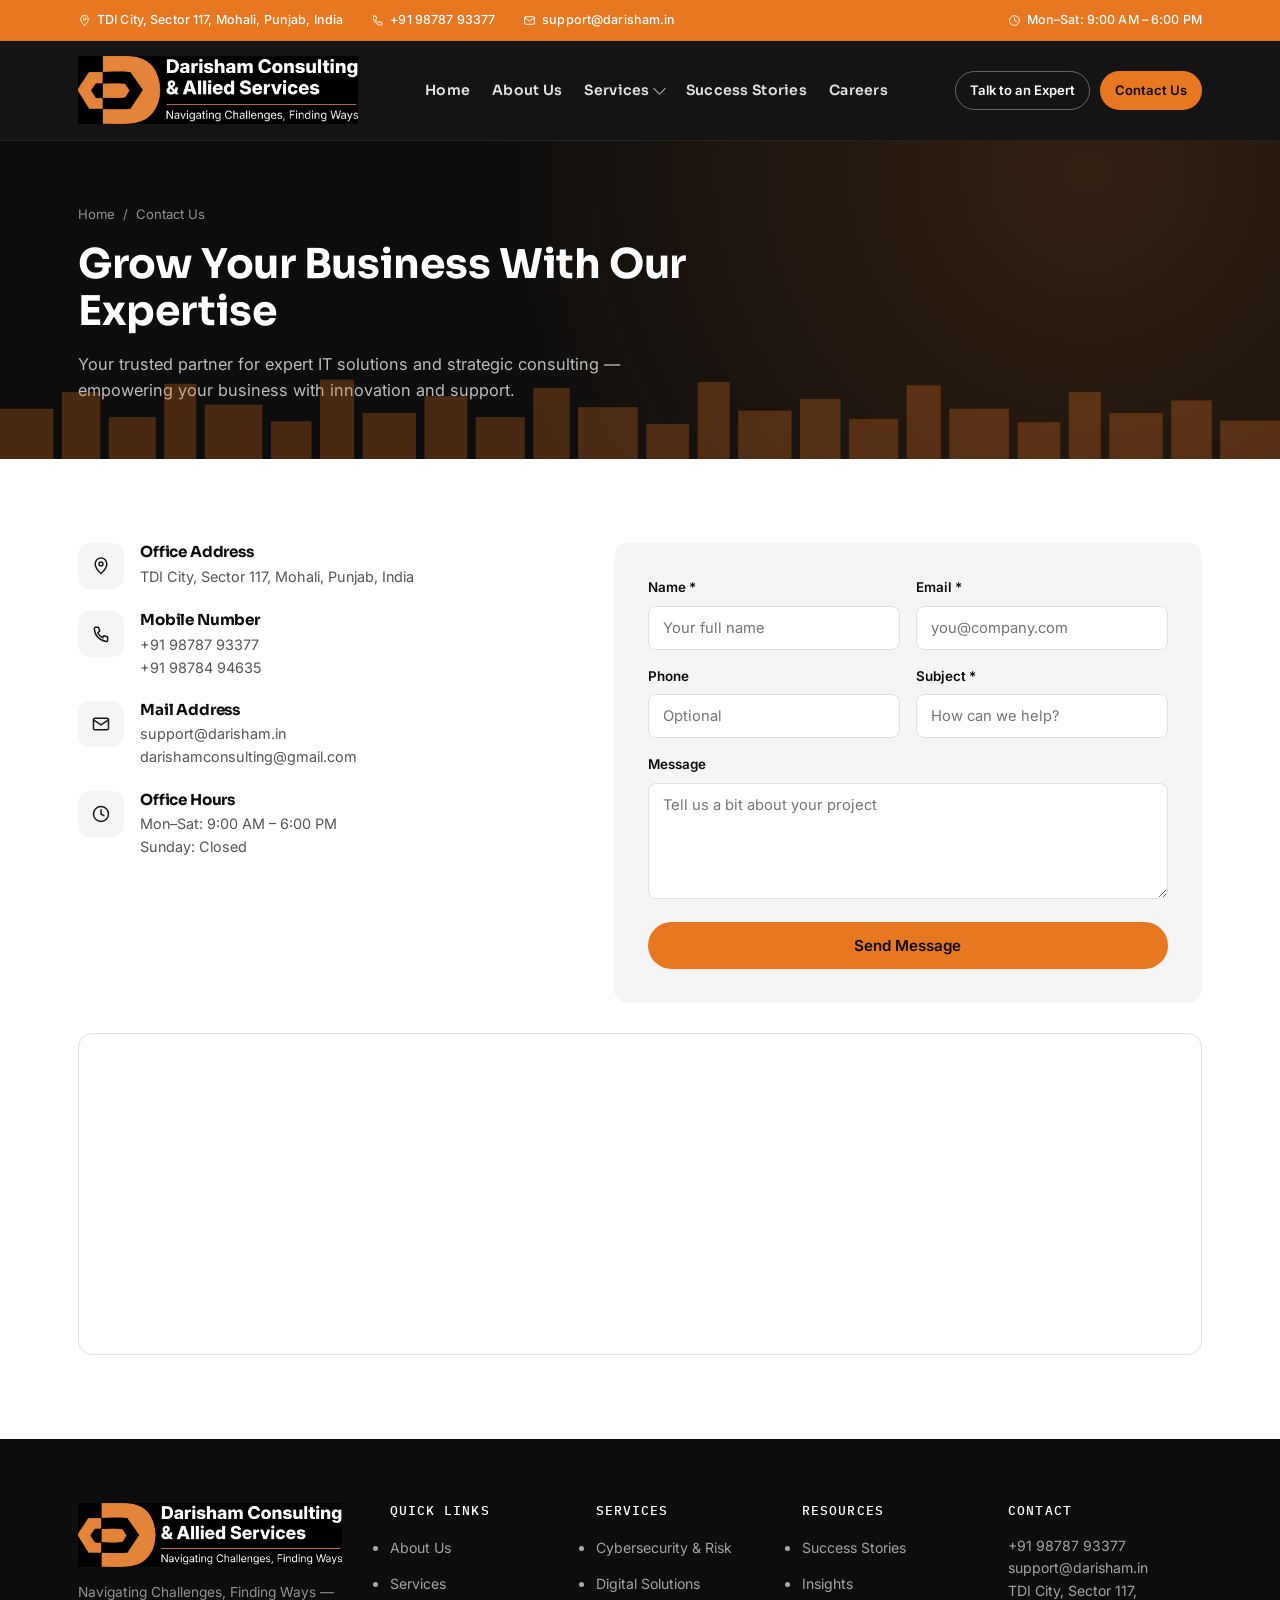
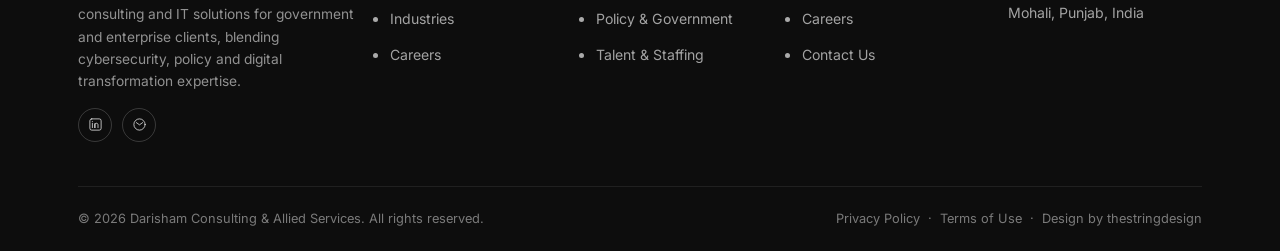
<file: contact.html>
<!DOCTYPE html>
<html lang="en">
<head>
<meta charset="UTF-8"/>
<meta name="viewport" content="width=device-width, initial-scale=1.0"/>
<title>Contact Us | Darisham Consulting &amp; Allied Services</title>
<meta name="description" content="Get in touch with Darisham Consulting & Allied Services in Mohali, Punjab."/>
<link rel="preconnect" href="https://fonts.googleapis.com">
<link rel="preconnect" href="https://fonts.gstatic.com" crossorigin>
<link href="https://fonts.googleapis.com/css2?family=Sora:wght@500;600;700;800&family=Inter:wght@400;500;600;700&family=IBM+Plex+Mono:wght@400;500&display=swap" rel="stylesheet">
<link rel="stylesheet" href="assets/style.css"/>

</head>
<body>
<div class="topbar">
  <div class="wrap topbar-inner">
    <a href="https://maps.google.com/?q=TDI+City+Sector+117+Mohali+Punjab+India" target="_blank" rel="noopener" class="topbar-item">
      <svg viewBox="0 0 24 24" fill="none" stroke-width="1.7" stroke-linecap="round" stroke-linejoin="round"><path d="M12 21s7-6.5 7-11.5A7 7 0 105 9.5C5 14.5 12 21 12 21z"/><circle cx="12" cy="9.5" r="2.3"/></svg>
      TDI City, Sector 117, Mohali, Punjab, India
    </a>
    <a href="tel:+919878793377" class="topbar-item">
      <svg viewBox="0 0 24 24" fill="none" stroke-width="1.7" stroke-linecap="round" stroke-linejoin="round"><path d="M5 4h4l1.5 4.5L8 10.5a13 13 0 006 6l1.5-2.5L20 15.5v4a1.5 1.5 0 01-1.6 1.5A16 16 0 014 5.6 1.5 1.5 0 015.5 4z"/></svg>
      +91 98787 93377
    </a>
    <a href="mailto:support@darisham.in" class="topbar-item">
      <svg viewBox="0 0 24 24" fill="none" stroke-width="1.7" stroke-linecap="round" stroke-linejoin="round"><rect x="3" y="5" width="18" height="14" rx="2"/><path d="M3 7l9 6 9-6"/></svg>
      support@darisham.in
    </a>
    <span class="topbar-item topbar-hours">
      <svg viewBox="0 0 24 24" fill="none" stroke-width="1.7" stroke-linecap="round" stroke-linejoin="round"><circle cx="12" cy="12" r="9"/><path d="M12 7v5l3.5 2"/></svg>
      Mon&ndash;Sat: 9:00 AM &ndash; 6:00 PM
    </span>
  </div>
</div>
<header class="site-header">
  <div class="wrap header-row">
    <a href="index.html" class="brand">
      <span class="brand-logo-img"><img src="assets/images/darisham-logo.png" alt="Darisham Consulting &amp; Allied Services" class="brand-logo"/></span></a>
    <nav class="nav">
      <ul class="nav-list"><li class=""><a href="index.html" class="nav-link">Home</a></li><li class=""><a href="about.html" class="nav-link">About Us</a></li><li class=""><a href="services.html" class="nav-link">Services<span class="caret"></span></a><div class="dropdown"><a href="services-cybersecurity-risk.html"><strong>Cybersecurity & Risk Management</strong><span>VAPT, SOC, ERM & compliance</span></a><a href="services-digital-solutions.html"><strong>Digital Solutions & Enterprise Applications</strong><span>Jira, AI, portals & analytics</span></a><a href="services-policy-government.html"><strong>Policy & Government Advisory</strong><span>Policy, impact & advocacy</span></a><a href="services-staffing.html"><strong>Talent & Staffing Solutions</strong><span>Workforce planning & recruitment</span></a></div></li><li class=""><a href="success-stories.html" class="nav-link">Success Stories</a></li><li class=""><a href="careers.html" class="nav-link">Careers</a></li></ul>
    </nav>
    <div class="header-cta">
      <a href="contact.html" class="btn btn-ghost btn-sm">Talk to an Expert</a>
      <a href="contact.html" class="btn btn-primary btn-sm">Contact Us</a>
      <button class="nav-toggle" aria-label="Open menu"><span></span><span></span><span></span></button>
    </div>
  </div>
</header>
<div class="mobile-nav">
  <a href="index.html">Home</a><a href="about.html">About Us</a><a href="services.html">Services</a><div class="sub"><a href="services-cybersecurity-risk.html">Cybersecurity & Risk Management</a><a href="services-digital-solutions.html">Digital Solutions & Enterprise Applications</a><a href="services-policy-government.html">Policy & Government Advisory</a><a href="services-staffing.html">Talent & Staffing Solutions</a></div><a href="success-stories.html">Success Stories</a><a href="careers.html">Careers</a>
  <a href="contact.html" class="btn btn-primary">Contact Us</a>
</div>
<section class="page-hero">
  <div class="wrap">
    <div class="crumb"><a href="index.html">Home</a> &nbsp;/&nbsp; Contact Us</div>
    <h1>Grow Your Business With Our Expertise</h1>
    <p>Your trusted partner for expert IT solutions and strategic consulting &mdash; empowering your business with innovation and support.</p>
  </div>
  <div class="page-hero-skyline"><svg viewBox="0 0 1200 110" preserveAspectRatio="none" xmlns="http://www.w3.org/2000/svg">
  <g fill="#E87722" opacity="0.5">
    <rect x="0" y="50" width="50" height="60"/>
    <rect x="58" y="30" width="36" height="80"/>
    <rect x="102" y="60" width="44" height="50"/>
    <rect x="154" y="20" width="30" height="90"/>
    <rect x="192" y="45" width="54" height="65"/>
    <rect x="254" y="65" width="38" height="45"/>
    <rect x="300" y="15" width="32" height="95"/>
    <rect x="340" y="55" width="50" height="55"/>
    <rect x="398" y="35" width="40" height="75"/>
    <rect x="446" y="60" width="46" height="50"/>
    <rect x="500" y="25" width="34" height="85"/>
    <rect x="542" y="48" width="56" height="62"/>
    <rect x="606" y="68" width="40" height="42"/>
    <rect x="654" y="18" width="30" height="92"/>
    <rect x="692" y="52" width="50" height="58"/>
    <rect x="750" y="38" width="38" height="72"/>
    <rect x="796" y="62" width="46" height="48"/>
    <rect x="850" y="22" width="32" height="88"/>
    <rect x="890" y="50" width="56" height="60"/>
    <rect x="954" y="66" width="40" height="44"/>
    <rect x="1002" y="30" width="30" height="80"/>
    <rect x="1040" y="55" width="50" height="55"/>
    <rect x="1098" y="40" width="38" height="70"/>
    <rect x="1144" y="64" width="56" height="46"/>
  </g>
</svg></div>
</section><section class="section">
  <div class="wrap">
    <div class="contact-flex"><div class="contact-info">
  <div class="info-row reveal"><div class="ico"><svg viewBox="0 0 24 24" fill="none" stroke-width="1.8" stroke-linecap="round" stroke-linejoin="round"><path d="M12 21s7-6.5 7-11.5A7 7 0 105 9.5C5 14.5 12 21 12 21z"/><circle cx="12" cy="9.5" r="2.3"/></svg></div><div><h4>Office Address</h4><p>TDI City, Sector 117, Mohali, Punjab, India</p></div></div>
  <div class="info-row reveal"><div class="ico"><svg viewBox="0 0 24 24" fill="none" stroke-width="1.8" stroke-linecap="round" stroke-linejoin="round"><path d="M5 4h4l1.5 4.5L8 10.5a13 13 0 006 6l1.5-2.5L20 15.5v4a1.5 1.5 0 01-1.6 1.5A16 16 0 014 5.6 1.5 1.5 0 015.5 4z"/></svg></div><div><h4>Mobile Number</h4><p>+91 98787 93377<br/>+91 98784 94635</p></div></div>
  <div class="info-row reveal"><div class="ico"><svg viewBox="0 0 24 24" fill="none" stroke-width="1.8" stroke-linecap="round" stroke-linejoin="round"><rect x="3" y="5" width="18" height="14" rx="2"/><path d="M3 7l9 6 9-6"/></svg></div><div><h4>Mail Address</h4><p>support@darisham.in<br/>darishamconsulting@gmail.com</p></div></div>
  <div class="info-row reveal"><div class="ico"><svg viewBox="0 0 24 24" fill="none" stroke-width="1.8" stroke-linecap="round" stroke-linejoin="round"><circle cx="12" cy="12" r="9"/><path d="M12 7v5l3.5 2"/></svg></div><div><h4>Office Hours</h4><p>Mon&ndash;Sat: 9:00 AM &ndash; 6:00 PM<br/>Sunday: Closed</p></div></div>
</div><div class="form-card reveal">
  <form id="contactForm" novalidate>
    <div class="form-grid">
      <div><label>Name *</label><input type="text" name="name" required placeholder="Your full name"/></div>
      <div><label>Email *</label><input type="email" name="email" required placeholder="you@company.com"/></div>
      <div><label>Phone</label><input type="tel" name="phone" placeholder="Optional"/></div>
      <div><label>Subject *</label><input type="text" name="subject" required placeholder="How can we help?"/></div>
      <div class="full"><label>Message</label><textarea name="message" rows="5" placeholder="Tell us a bit about your project"></textarea></div>
      <div class="full" id="formStatus" style="display:none;padding:12px 16px;border-radius:8px;font-size:0.9rem;font-weight:500;"></div>
      <div class="full"><button type="submit" id="formSubmitBtn" class="btn btn-primary" style="width:100%;justify-content:center;">Send Message</button></div>
    </div>
  </form>
</div></div>
    <div class="map-frame reveal">
      <iframe src="https://www.google.com/maps/embed?pb=!1m18!1m12!1m3!1d6859.428328666757!2d76.66906043887137!3d30.72643506306475!2m3!1f0!2f0!3f0!3m2!1i1024!2i768!4f13.1!3m3!1m2!1s0x390fefd58d326b5b%3A0x5d04fbe9f08534aa!2sTDI%20Wellington%20Heights%20-%20I%20Entry%20Gate!5e0!3m2!1sen!2sin!4v1761454026205!5m2!1sen!2sin" loading="lazy"></iframe>
    </div>
  </div>
</section>
<footer class="site-footer">
  <div class="wrap">
    <div class="footer-grid">
      <div class="footer-brand">
        <a href="index.html" class="brand">
          <span class="brand-logo-img"><img src="assets/images/darisham-logo.png" alt="Darisham Consulting &amp; Allied Services" class="brand-logo"/></span>
        </a>
        <p class="about">Navigating Challenges, Finding Ways &mdash; consulting and IT solutions for government and enterprise clients, blending cybersecurity, policy and digital transformation expertise.</p>
        <div class="social-row">
          <a href="https://in.linkedin.com/in/darisham-consulting-8a51852a8" aria-label="LinkedIn"><svg viewBox="0 0 24 24" fill="none" stroke-width="1.6" stroke-linecap="round" stroke-linejoin="round"><rect x="3" y="3" width="18" height="18" rx="3"/><path d="M7 10v7M7 7.2v.1M11 17v-4.5c0-1.4 1-2.5 2.5-2.5s2.5 1.1 2.5 2.5V17M11 10.5V17"/></svg></a>
          <a href="mailto:support@darisham.in" aria-label="Email"><svg viewBox="0 0 24 24" fill="none" stroke-width="1.6" stroke-linecap="round" stroke-linejoin="round"><circle cx="12" cy="12" r="9"/><path d="M7 9l5 3.5L17 9"/></svg></a>
        </div>
      </div>
      <div class="footer-col">
        <h5>Quick Links</h5>
        <ul>
          <li><a href="about.html">About Us</a></li>
          <li><a href="services.html">Services</a></li>
          <li><a href="industries.html">Industries</a></li>
          <li><a href="careers.html">Careers</a></li>
        </ul>
      </div>
      <div class="footer-col">
        <h5>Services</h5>
        <ul>
          <li><a href="services-cybersecurity-risk.html">Cybersecurity &amp; Risk</a></li>
          <li><a href="services-digital-solutions.html">Digital Solutions</a></li>
          <li><a href="services-policy-government.html">Policy &amp; Government</a></li>
          <li><a href="services-staffing.html">Talent &amp; Staffing</a></li>
        </ul>
      </div>
      <div class="footer-col">
        <h5>Resources</h5>
        <ul>
          <li><a href="success-stories.html">Success Stories</a></li>
          <li><a href="insights.html">Insights</a></li>
          <li><a href="careers.html">Careers</a></li>
          <li><a href="contact.html">Contact Us</a></li>
        </ul>
      </div>
      <div class="footer-col">
        <h5>Contact</h5>
        <p class="contact-line">+91 98787 93377</p>
        <p class="contact-line">support@darisham.in</p>
        <p class="contact-line">TDI City, Sector 117,<br/>Mohali, Punjab, India</p>
      </div>
    </div>
    <div class="footer-bottom">
      <span>&copy; 2026 Darisham Consulting &amp; Allied Services. All rights reserved.</span>
      <span><a href="contact.html">Privacy Policy</a> &nbsp;&middot;&nbsp; <a href="contact.html">Terms of Use</a> &nbsp;&middot;&nbsp; Design by <a href="https://web.thestringdesign.in/" target="_blank" rel="noopener">thestringdesign</a></span>
    </div>
  </div>
</footer>
<script src="assets/script.js"></script>
</body>
</html>
</file>
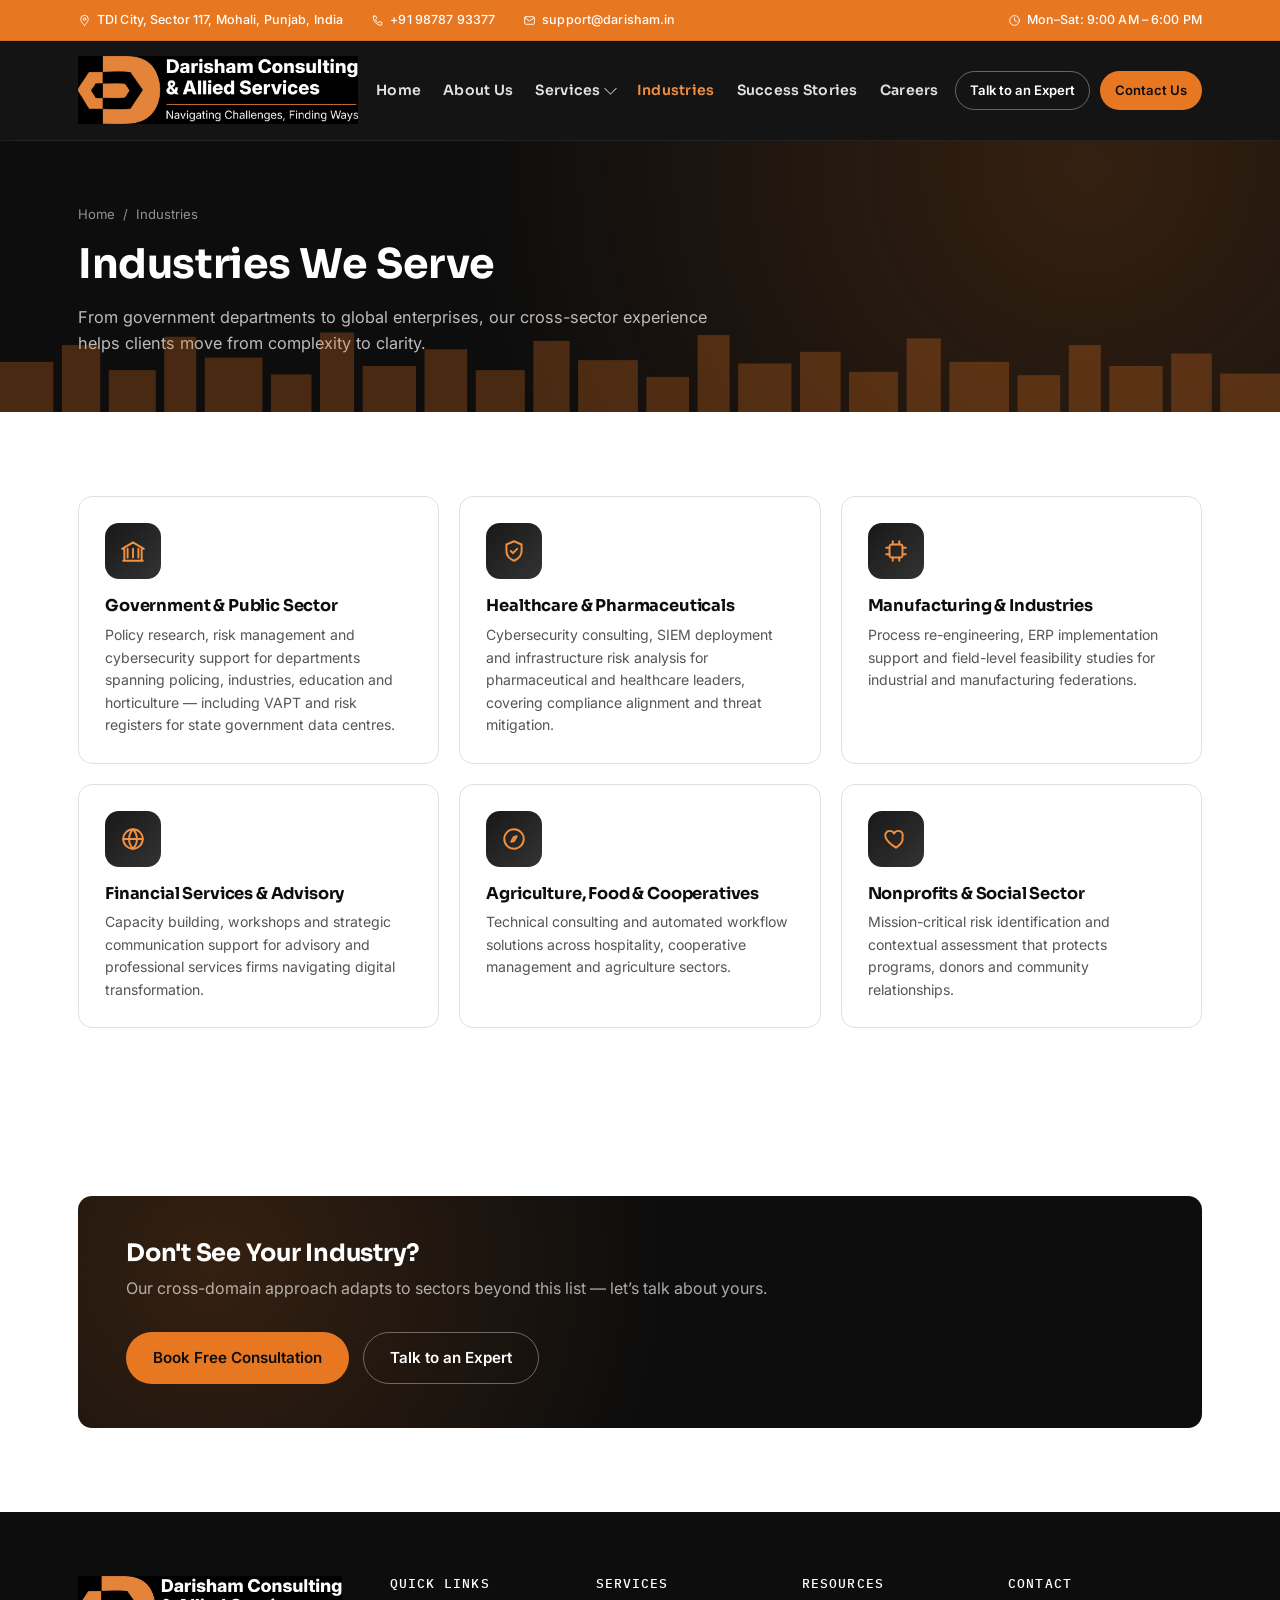
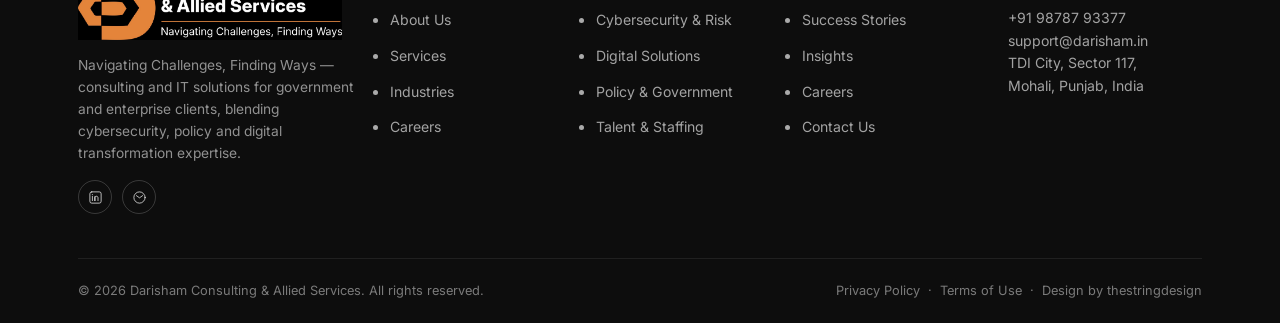
<file: industries.html>
<!DOCTYPE html>
<html lang="en">
<head>
<meta charset="UTF-8"/>
<meta name="viewport" content="width=device-width, initial-scale=1.0"/>
<title>Industries | Darisham Consulting &amp; Allied Services</title>
<meta name="description" content="Darisham Consulting serves government, healthcare, manufacturing, financial services, agriculture and nonprofit organizations."/>
<link rel="preconnect" href="https://fonts.googleapis.com">
<link rel="preconnect" href="https://fonts.gstatic.com" crossorigin>
<link href="https://fonts.googleapis.com/css2?family=Sora:wght@500;600;700;800&family=Inter:wght@400;500;600;700&family=IBM+Plex+Mono:wght@400;500&display=swap" rel="stylesheet">
<link rel="stylesheet" href="assets/style.css"/>

</head>
<body>
<div class="topbar">
  <div class="wrap topbar-inner">
    <a href="https://maps.google.com/?q=TDI+City+Sector+117+Mohali+Punjab+India" target="_blank" rel="noopener" class="topbar-item">
      <svg viewBox="0 0 24 24" fill="none" stroke-width="1.7" stroke-linecap="round" stroke-linejoin="round"><path d="M12 21s7-6.5 7-11.5A7 7 0 105 9.5C5 14.5 12 21 12 21z"/><circle cx="12" cy="9.5" r="2.3"/></svg>
      TDI City, Sector 117, Mohali, Punjab, India
    </a>
    <a href="tel:+919878793377" class="topbar-item">
      <svg viewBox="0 0 24 24" fill="none" stroke-width="1.7" stroke-linecap="round" stroke-linejoin="round"><path d="M5 4h4l1.5 4.5L8 10.5a13 13 0 006 6l1.5-2.5L20 15.5v4a1.5 1.5 0 01-1.6 1.5A16 16 0 014 5.6 1.5 1.5 0 015.5 4z"/></svg>
      +91 98787 93377
    </a>
    <a href="mailto:support@darisham.in" class="topbar-item">
      <svg viewBox="0 0 24 24" fill="none" stroke-width="1.7" stroke-linecap="round" stroke-linejoin="round"><rect x="3" y="5" width="18" height="14" rx="2"/><path d="M3 7l9 6 9-6"/></svg>
      support@darisham.in
    </a>
    <span class="topbar-item topbar-hours">
      <svg viewBox="0 0 24 24" fill="none" stroke-width="1.7" stroke-linecap="round" stroke-linejoin="round"><circle cx="12" cy="12" r="9"/><path d="M12 7v5l3.5 2"/></svg>
      Mon&ndash;Sat: 9:00 AM &ndash; 6:00 PM
    </span>
  </div>
</div>
<header class="site-header">
  <div class="wrap header-row">
    <a href="index.html" class="brand">
      <span class="brand-logo-img"><img src="assets/images/darisham-logo.png" alt="Darisham Consulting &amp; Allied Services" class="brand-logo"/></span>
    </a>
    <nav class="nav">
      <ul class="nav-list"><li class=""><a href="index.html" class="nav-link">Home</a></li><li class=""><a href="about.html" class="nav-link">About Us</a></li><li class=""><a href="services.html" class="nav-link">Services<span class="caret"></span></a><div class="dropdown"><a href="services-cybersecurity-risk.html"><strong>Cybersecurity & Risk Management</strong><span>VAPT, SOC, ERM & compliance</span></a><a href="services-digital-solutions.html"><strong>Digital Solutions & Enterprise Applications</strong><span>Jira, AI, portals & analytics</span></a><a href="services-policy-government.html"><strong>Policy & Government Advisory</strong><span>Policy, impact & advocacy</span></a><a href="services-staffing.html"><strong>Talent & Staffing Solutions</strong><span>Workforce planning & recruitment</span></a></div></li><li class="active"><a href="industries.html" class="nav-link">Industries</a></li><li class=""><a href="success-stories.html" class="nav-link">Success Stories</a></li><li class=""><a href="careers.html" class="nav-link">Careers</a></li></ul>
    </nav>
    <div class="header-cta">
      <a href="contact.html" class="btn btn-ghost btn-sm">Talk to an Expert</a>
      <a href="contact.html" class="btn btn-primary btn-sm">Contact Us</a>
      <button class="nav-toggle" aria-label="Open menu"><span></span><span></span><span></span></button>
    </div>
  </div>
</header>
<div class="mobile-nav">
  <a href="index.html">Home</a><a href="about.html">About Us</a><a href="services.html">Services</a><div class="sub"><a href="services-cybersecurity-risk.html">Cybersecurity & Risk Management</a><a href="services-digital-solutions.html">Digital Solutions & Enterprise Applications</a><a href="services-policy-government.html">Policy & Government Advisory</a><a href="services-staffing.html">Talent & Staffing Solutions</a></div><a href="success-stories.html">Success Stories</a><a href="careers.html">Careers</a>
  <a href="contact.html" class="btn btn-primary">Contact Us</a>
</div>
<section class="page-hero">
  <div class="wrap">
    <div class="crumb"><a href="index.html">Home</a> &nbsp;/&nbsp; Industries</div>
    <h1>Industries We Serve</h1>
    <p>From government departments to global enterprises, our cross-sector experience helps clients move from complexity to clarity.</p>
  </div>
  <div class="page-hero-skyline"><svg viewBox="0 0 1200 110" preserveAspectRatio="none" xmlns="http://www.w3.org/2000/svg">
  <g fill="#E87722" opacity="0.5">
    <rect x="0" y="50" width="50" height="60"/>
    <rect x="58" y="30" width="36" height="80"/>
    <rect x="102" y="60" width="44" height="50"/>
    <rect x="154" y="20" width="30" height="90"/>
    <rect x="192" y="45" width="54" height="65"/>
    <rect x="254" y="65" width="38" height="45"/>
    <rect x="300" y="15" width="32" height="95"/>
    <rect x="340" y="55" width="50" height="55"/>
    <rect x="398" y="35" width="40" height="75"/>
    <rect x="446" y="60" width="46" height="50"/>
    <rect x="500" y="25" width="34" height="85"/>
    <rect x="542" y="48" width="56" height="62"/>
    <rect x="606" y="68" width="40" height="42"/>
    <rect x="654" y="18" width="30" height="92"/>
    <rect x="692" y="52" width="50" height="58"/>
    <rect x="750" y="38" width="38" height="72"/>
    <rect x="796" y="62" width="46" height="48"/>
    <rect x="850" y="22" width="32" height="88"/>
    <rect x="890" y="50" width="56" height="60"/>
    <rect x="954" y="66" width="40" height="44"/>
    <rect x="1002" y="30" width="30" height="80"/>
    <rect x="1040" y="55" width="50" height="55"/>
    <rect x="1098" y="40" width="38" height="70"/>
    <rect x="1144" y="64" width="56" height="46"/>
  </g>
</svg></div>
</section><section class="section">
  <div class="wrap">
    <div class="industry-grid"><div class="industry-card reveal">
      <div class="ico"><svg viewBox="0 0 24 24" fill="none" stroke-width="1.8" stroke-linecap="round" stroke-linejoin="round"><path d="M3 21h18M4 21V10M20 21V10M2 10l10-6 10 6M7 10v8M12 10v8M17 10v8"/></svg></div>
      <h3>Government & Public Sector</h3>
      <p>Policy research, risk management and cybersecurity support for departments spanning policing, industries, education and horticulture &mdash; including VAPT and risk registers for state government data centres.</p>
    </div><div class="industry-card reveal">
      <div class="ico"><svg viewBox="0 0 24 24" fill="none" stroke-width="1.8" stroke-linecap="round" stroke-linejoin="round"><path d="M12 3l7 3v6c0 5-3.5 7.5-7 9-3.5-1.5-7-4-7-9V6l7-3z"/><path d="M9 12l2 2 4-4"/></svg></div>
      <h3>Healthcare & Pharmaceuticals</h3>
      <p>Cybersecurity consulting, SIEM deployment and infrastructure risk analysis for pharmaceutical and healthcare leaders, covering compliance alignment and threat mitigation.</p>
    </div><div class="industry-card reveal">
      <div class="ico"><svg viewBox="0 0 24 24" fill="none" stroke-width="1.8" stroke-linecap="round" stroke-linejoin="round"><rect x="6" y="6" width="12" height="12" rx="2"/><path d="M9 3v3M15 3v3M9 18v3M15 18v3M3 9h3M3 15h3M18 9h3M18 15h3"/></svg></div>
      <h3>Manufacturing & Industries</h3>
      <p>Process re-engineering, ERP implementation support and field-level feasibility studies for industrial and manufacturing federations.</p>
    </div><div class="industry-card reveal">
      <div class="ico"><svg viewBox="0 0 24 24" fill="none" stroke-width="1.8" stroke-linecap="round" stroke-linejoin="round"><circle cx="12" cy="12" r="9"/><path d="M3 12h18M12 3a13 13 0 010 18 13 13 0 010-18z"/></svg></div>
      <h3>Financial Services & Advisory</h3>
      <p>Capacity building, workshops and strategic communication support for advisory and professional services firms navigating digital transformation.</p>
    </div><div class="industry-card reveal">
      <div class="ico"><svg viewBox="0 0 24 24" fill="none" stroke-width="1.8" stroke-linecap="round" stroke-linejoin="round"><circle cx="12" cy="12" r="9"/><path d="M14.5 9.5L12 14l-2.5.5L12 10l2.5-.5z"/></svg></div>
      <h3>Agriculture, Food & Cooperatives</h3>
      <p>Technical consulting and automated workflow solutions across hospitality, cooperative management and agriculture sectors.</p>
    </div><div class="industry-card reveal">
      <div class="ico"><svg viewBox="0 0 24 24" fill="none" stroke-width="1.8" stroke-linecap="round" stroke-linejoin="round"><path d="M12 20s-7.5-4.6-9.5-9.3C1.2 7.4 3 4.5 6.2 4.5c2 0 3.4 1.1 4 2.4.6-1.3 2-2.4 4-2.4 3.2 0 5 2.9 3.7 6.2C19.5 15.4 12 20 12 20z"/></svg></div>
      <h3>Nonprofits & Social Sector</h3>
      <p>Mission-critical risk identification and contextual assessment that protects programs, donors and community relationships.</p>
    </div></div>
  </div>
</section><section class="section">
  <div class="wrap">
    <div class="cta-banner reveal">
      <div>
        <h3>Don't See Your Industry?</h3>
        <p>Our cross-domain approach adapts to sectors beyond this list &mdash; let&rsquo;s talk about yours.</p>
      </div>
      <div class="cta-actions">
        <a href="contact.html" class="btn btn-primary">Book Free Consultation</a>
        <a href="contact.html" class="btn btn-ghost">Talk to an Expert</a>
      </div>
    </div>
  </div>
</section>
<footer class="site-footer">
  <div class="wrap">
    <div class="footer-grid">
      <div class="footer-brand">
        <a href="index.html" class="brand">
          <span class="brand-logo-img"><img src="assets/images/darisham-logo.png" alt="Darisham Consulting &amp; Allied Services" class="brand-logo"/></span>
        </a>
        <p class="about">Navigating Challenges, Finding Ways &mdash; consulting and IT solutions for government and enterprise clients, blending cybersecurity, policy and digital transformation expertise.</p>
        <div class="social-row">
          <a href="https://in.linkedin.com/in/darisham-consulting-8a51852a8" aria-label="LinkedIn"><svg viewBox="0 0 24 24" fill="none" stroke-width="1.6" stroke-linecap="round" stroke-linejoin="round"><rect x="3" y="3" width="18" height="18" rx="3"/><path d="M7 10v7M7 7.2v.1M11 17v-4.5c0-1.4 1-2.5 2.5-2.5s2.5 1.1 2.5 2.5V17M11 10.5V17"/></svg></a>
          <a href="mailto:support@darisham.in" aria-label="Email"><svg viewBox="0 0 24 24" fill="none" stroke-width="1.6" stroke-linecap="round" stroke-linejoin="round"><circle cx="12" cy="12" r="9"/><path d="M7 9l5 3.5L17 9"/></svg></a>
        </div>
      </div>
      <div class="footer-col">
        <h5>Quick Links</h5>
        <ul>
          <li><a href="about.html">About Us</a></li>
          <li><a href="services.html">Services</a></li>
          <li><a href="industries.html">Industries</a></li>
          <li><a href="careers.html">Careers</a></li>
        </ul>
      </div>
      <div class="footer-col">
        <h5>Services</h5>
        <ul>
          <li><a href="services-cybersecurity-risk.html">Cybersecurity &amp; Risk</a></li>
          <li><a href="services-digital-solutions.html">Digital Solutions</a></li>
          <li><a href="services-policy-government.html">Policy &amp; Government</a></li>
          <li><a href="services-staffing.html">Talent &amp; Staffing</a></li>
        </ul>
      </div>
      <div class="footer-col">
        <h5>Resources</h5>
        <ul>
          <li><a href="success-stories.html">Success Stories</a></li>
          <li><a href="insights.html">Insights</a></li>
          <li><a href="careers.html">Careers</a></li>
          <li><a href="contact.html">Contact Us</a></li>
        </ul>
      </div>
      <div class="footer-col">
        <h5>Contact</h5>
        <p class="contact-line">+91 98787 93377</p>
        <p class="contact-line">support@darisham.in</p>
        <p class="contact-line">TDI City, Sector 117,<br/>Mohali, Punjab, India</p>
      </div>
    </div>
    <div class="footer-bottom">
      <span>&copy; 2026 Darisham Consulting &amp; Allied Services. All rights reserved.</span>
      <span><a href="contact.html">Privacy Policy</a> &nbsp;&middot;&nbsp; <a href="contact.html">Terms of Use</a> &nbsp;&middot;&nbsp; Design by <a href="https://web.thestringdesign.in/" target="_blank" rel="noopener">thestringdesign</a></span>
    </div>
  </div>
</footer>
<script src="assets/script.js"></script>
</body>
</html>
</file>
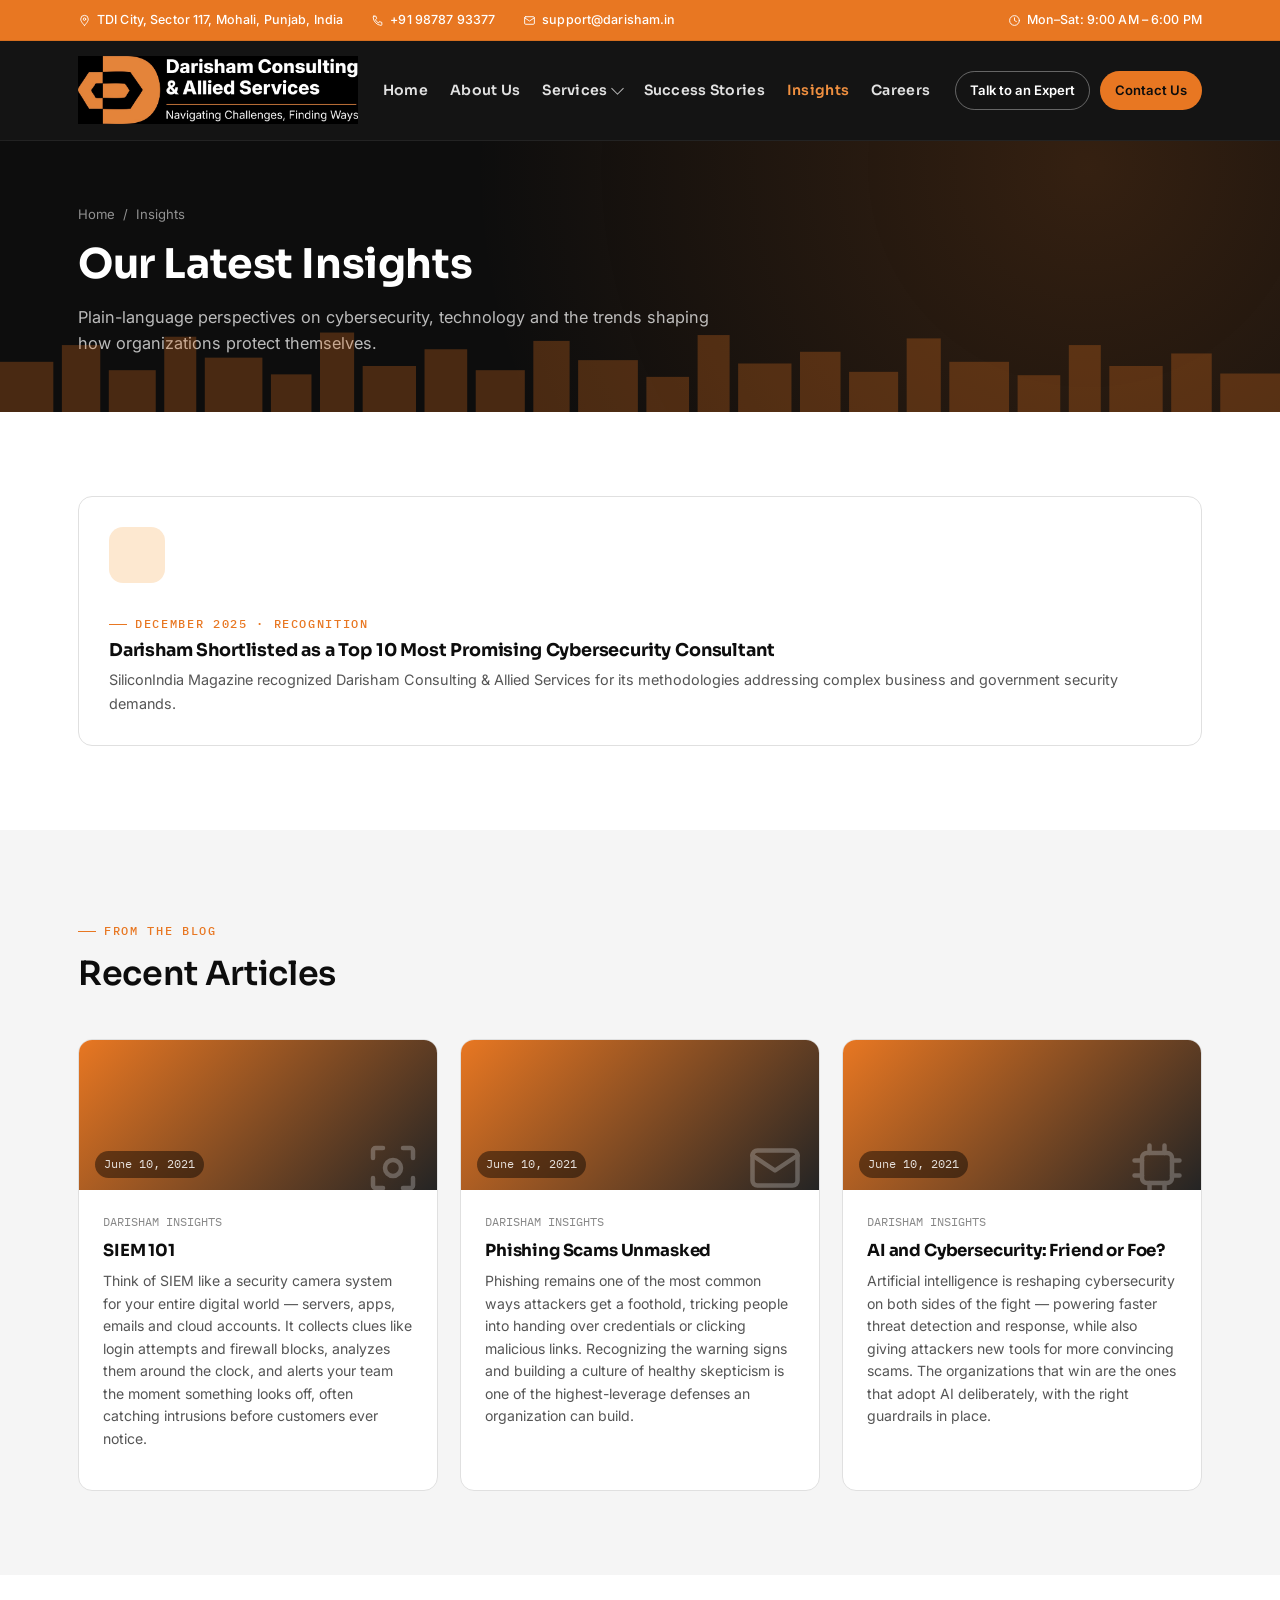
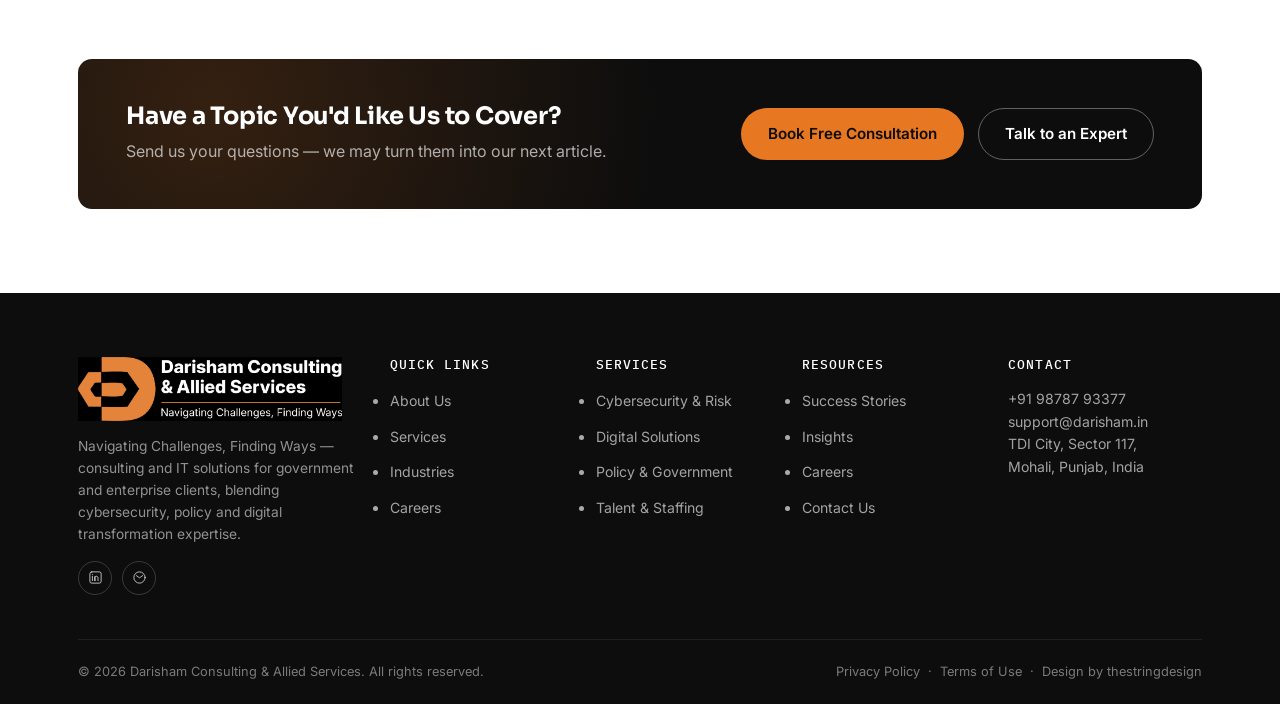
<file: insights.html>
<!DOCTYPE html>
<html lang="en">
<head>
<meta charset="UTF-8"/>
<meta name="viewport" content="width=device-width, initial-scale=1.0"/>
<title>Insights | Darisham Consulting &amp; Allied Services</title>
<meta name="description" content="Articles and updates from Darisham Consulting on cybersecurity, SIEM, phishing and AI."/>
<link rel="preconnect" href="https://fonts.googleapis.com">
<link rel="preconnect" href="https://fonts.gstatic.com" crossorigin>
<link href="https://fonts.googleapis.com/css2?family=Sora:wght@500;600;700;800&family=Inter:wght@400;500;600;700&family=IBM+Plex+Mono:wght@400;500&display=swap" rel="stylesheet">
<link rel="stylesheet" href="assets/style.css"/>

</head>
<body>
<div class="topbar">
  <div class="wrap topbar-inner">
    <a href="https://maps.google.com/?q=TDI+City+Sector+117+Mohali+Punjab+India" target="_blank" rel="noopener" class="topbar-item">
      <svg viewBox="0 0 24 24" fill="none" stroke-width="1.7" stroke-linecap="round" stroke-linejoin="round"><path d="M12 21s7-6.5 7-11.5A7 7 0 105 9.5C5 14.5 12 21 12 21z"/><circle cx="12" cy="9.5" r="2.3"/></svg>
      TDI City, Sector 117, Mohali, Punjab, India
    </a>
    <a href="tel:+919878793377" class="topbar-item">
      <svg viewBox="0 0 24 24" fill="none" stroke-width="1.7" stroke-linecap="round" stroke-linejoin="round"><path d="M5 4h4l1.5 4.5L8 10.5a13 13 0 006 6l1.5-2.5L20 15.5v4a1.5 1.5 0 01-1.6 1.5A16 16 0 014 5.6 1.5 1.5 0 015.5 4z"/></svg>
      +91 98787 93377
    </a>
    <a href="mailto:support@darisham.in" class="topbar-item">
      <svg viewBox="0 0 24 24" fill="none" stroke-width="1.7" stroke-linecap="round" stroke-linejoin="round"><rect x="3" y="5" width="18" height="14" rx="2"/><path d="M3 7l9 6 9-6"/></svg>
      support@darisham.in
    </a>
    <span class="topbar-item topbar-hours">
      <svg viewBox="0 0 24 24" fill="none" stroke-width="1.7" stroke-linecap="round" stroke-linejoin="round"><circle cx="12" cy="12" r="9"/><path d="M12 7v5l3.5 2"/></svg>
      Mon&ndash;Sat: 9:00 AM &ndash; 6:00 PM
    </span>
  </div>
</div>
<header class="site-header">
  <div class="wrap header-row">
    <a href="index.html" class="brand">
      <span class="brand-logo-img"><img src="assets/images/darisham-logo.png" alt="Darisham Consulting &amp; Allied Services" class="brand-logo"/></span>
    </a>
    <nav class="nav">
      <ul class="nav-list"><li class=""><a href="index.html" class="nav-link">Home</a></li><li class=""><a href="about.html" class="nav-link">About Us</a></li><li class=""><a href="services.html" class="nav-link">Services<span class="caret"></span></a><div class="dropdown"><a href="services-cybersecurity-risk.html"><strong>Cybersecurity & Risk Management</strong><span>VAPT, SOC, ERM & compliance</span></a><a href="services-digital-solutions.html"><strong>Digital Solutions & Enterprise Applications</strong><span>Jira, AI, portals & analytics</span></a><a href="services-policy-government.html"><strong>Policy & Government Advisory</strong><span>Policy, impact & advocacy</span></a><a href="services-staffing.html"><strong>Talent & Staffing Solutions</strong><span>Workforce planning & recruitment</span></a></div></li><li class=""><a href="success-stories.html" class="nav-link">Success Stories</a></li><li class="active"><a href="insights.html" class="nav-link">Insights</a></li><li class=""><a href="careers.html" class="nav-link">Careers</a></li></ul>
    </nav>
    <div class="header-cta">
      <a href="contact.html" class="btn btn-ghost btn-sm">Talk to an Expert</a>
      <a href="contact.html" class="btn btn-primary btn-sm">Contact Us</a>
      <button class="nav-toggle" aria-label="Open menu"><span></span><span></span><span></span></button>
    </div>
  </div>
</header>
<div class="mobile-nav">
  <a href="index.html">Home</a><a href="about.html">About Us</a><a href="services.html">Services</a><div class="sub"><a href="services-cybersecurity-risk.html">Cybersecurity & Risk Management</a><a href="services-digital-solutions.html">Digital Solutions & Enterprise Applications</a><a href="services-policy-government.html">Policy & Government Advisory</a><a href="services-staffing.html">Talent & Staffing Solutions</a></div><a href="success-stories.html">Success Stories</a><a href="careers.html">Careers</a>
  <a href="contact.html" class="btn btn-primary">Contact Us</a>
</div>
<section class="page-hero">
  <div class="wrap">
    <div class="crumb"><a href="index.html">Home</a> &nbsp;/&nbsp; Insights</div>
    <h1>Our Latest Insights</h1>
    <p>Plain-language perspectives on cybersecurity, technology and the trends shaping how organizations protect themselves.</p>
  </div>
  <div class="page-hero-skyline"><svg viewBox="0 0 1200 110" preserveAspectRatio="none" xmlns="http://www.w3.org/2000/svg">
  <g fill="#E87722" opacity="0.5">
    <rect x="0" y="50" width="50" height="60"/>
    <rect x="58" y="30" width="36" height="80"/>
    <rect x="102" y="60" width="44" height="50"/>
    <rect x="154" y="20" width="30" height="90"/>
    <rect x="192" y="45" width="54" height="65"/>
    <rect x="254" y="65" width="38" height="45"/>
    <rect x="300" y="15" width="32" height="95"/>
    <rect x="340" y="55" width="50" height="55"/>
    <rect x="398" y="35" width="40" height="75"/>
    <rect x="446" y="60" width="46" height="50"/>
    <rect x="500" y="25" width="34" height="85"/>
    <rect x="542" y="48" width="56" height="62"/>
    <rect x="606" y="68" width="40" height="42"/>
    <rect x="654" y="18" width="30" height="92"/>
    <rect x="692" y="52" width="50" height="58"/>
    <rect x="750" y="38" width="38" height="72"/>
    <rect x="796" y="62" width="46" height="48"/>
    <rect x="850" y="22" width="32" height="88"/>
    <rect x="890" y="50" width="56" height="60"/>
    <rect x="954" y="66" width="40" height="44"/>
    <rect x="1002" y="30" width="30" height="80"/>
    <rect x="1040" y="55" width="50" height="55"/>
    <rect x="1098" y="40" width="38" height="70"/>
    <rect x="1144" y="64" width="56" height="46"/>
  </g>
</svg></div>
</section><section class="section">
  <div class="wrap">
    <div class="testi-card reveal" style="display:flex;gap:24px;align-items:center;flex-wrap:wrap;">
      <div class="trophy" style="width:56px;height:56px;background:var(--teal-100);border-radius:14px;flex-shrink:0;"><svg viewBox="0 0 24 24" fill="none" stroke-width="1.8" stroke-linecap="round" stroke-linejoin="round"><path d="M7 4h10v4a5 5 0 01-10 0V4z"/><path d="M5 6H3v2a4 4 0 004 4M19 6h2v2a4 4 0 01-4 4"/><path d="M9 17h6M10 13v3M14 13v3M8 21h8"/></svg></div>
      <div>
        <div class="eyebrow" style="margin-bottom:6px;">December 2025 &middot; Recognition</div>
        <h3 style="font-size:1.1rem;">Darisham Shortlisted as a Top 10 Most Promising Cybersecurity Consultant</h3>
        <p style="font-size:0.9rem;color:var(--slate);margin-top:8px;">SiliconIndia Magazine recognized Darisham Consulting &amp; Allied Services for its methodologies addressing complex business and government security demands.</p>
      </div>
    </div>
  </div>
</section><section class="section soft">
  <div class="wrap">
    <div class="section-head reveal">
      <div class="eyebrow">From the Blog</div>
      <h2>Recent Articles</h2>
    </div>
    <div class="blog-grid"><div class="blog-card reveal">
      <div class="blog-banner"><span class="date-pill">June 10, 2021</span><span class="blog-icon"><svg viewBox="0 0 24 24" fill="none" stroke-width="1.8" stroke-linecap="round" stroke-linejoin="round"><path d="M4 8V5a1 1 0 011-1h3M20 8V5a1 1 0 00-1-1h-3M4 16v3a1 1 0 001 1h3M20 16v3a1 1 0 01-1 1h-3"/><circle cx="12" cy="12" r="3.2"/></svg></span></div>
      <div class="blog-body">
        <div class="date">DARISHAM INSIGHTS</div>
        <h3>SIEM 101</h3>
        <p>Think of SIEM like a security camera system for your entire digital world &mdash; servers, apps, emails and cloud accounts. It collects clues like login attempts and firewall blocks, analyzes them around the clock, and alerts your team the moment something looks off, often catching intrusions before customers ever notice.</p>
      </div>
    </div><div class="blog-card reveal">
      <div class="blog-banner"><span class="date-pill">June 10, 2021</span><span class="blog-icon"><svg viewBox="0 0 24 24" fill="none" stroke-width="1.8" stroke-linecap="round" stroke-linejoin="round"><rect x="3" y="5" width="18" height="14" rx="2"/><path d="M3 7l9 6 9-6"/></svg></span></div>
      <div class="blog-body">
        <div class="date">DARISHAM INSIGHTS</div>
        <h3>Phishing Scams Unmasked</h3>
        <p>Phishing remains one of the most common ways attackers get a foothold, tricking people into handing over credentials or clicking malicious links. Recognizing the warning signs and building a culture of healthy skepticism is one of the highest-leverage defenses an organization can build.</p>
      </div>
    </div><div class="blog-card reveal">
      <div class="blog-banner"><span class="date-pill">June 10, 2021</span><span class="blog-icon"><svg viewBox="0 0 24 24" fill="none" stroke-width="1.8" stroke-linecap="round" stroke-linejoin="round"><rect x="6" y="6" width="12" height="12" rx="2"/><path d="M9 3v3M15 3v3M9 18v3M15 18v3M3 9h3M3 15h3M18 9h3M18 15h3"/></svg></span></div>
      <div class="blog-body">
        <div class="date">DARISHAM INSIGHTS</div>
        <h3>AI and Cybersecurity: Friend or Foe?</h3>
        <p>Artificial intelligence is reshaping cybersecurity on both sides of the fight &mdash; powering faster threat detection and response, while also giving attackers new tools for more convincing scams. The organizations that win are the ones that adopt AI deliberately, with the right guardrails in place.</p>
      </div>
    </div></div>
  </div>
</section><section class="section">
  <div class="wrap">
    <div class="cta-banner reveal">
      <div>
        <h3>Have a Topic You'd Like Us to Cover?</h3>
        <p>Send us your questions &mdash; we may turn them into our next article.</p>
      </div>
      <div class="cta-actions">
        <a href="contact.html" class="btn btn-primary">Book Free Consultation</a>
        <a href="contact.html" class="btn btn-ghost">Talk to an Expert</a>
      </div>
    </div>
  </div>
</section>
<footer class="site-footer">
  <div class="wrap">
    <div class="footer-grid">
      <div class="footer-brand">
        <a href="index.html" class="brand">
          <span class="brand-logo-img"><img src="assets/images/darisham-logo.png" alt="Darisham Consulting &amp; Allied Services" class="brand-logo"/></span>
        </a>
        <p class="about">Navigating Challenges, Finding Ways &mdash; consulting and IT solutions for government and enterprise clients, blending cybersecurity, policy and digital transformation expertise.</p>
        <div class="social-row">
          <a href="https://in.linkedin.com/in/darisham-consulting-8a51852a8" aria-label="LinkedIn"><svg viewBox="0 0 24 24" fill="none" stroke-width="1.6" stroke-linecap="round" stroke-linejoin="round"><rect x="3" y="3" width="18" height="18" rx="3"/><path d="M7 10v7M7 7.2v.1M11 17v-4.5c0-1.4 1-2.5 2.5-2.5s2.5 1.1 2.5 2.5V17M11 10.5V17"/></svg></a>
          <a href="mailto:support@darisham.in" aria-label="Email"><svg viewBox="0 0 24 24" fill="none" stroke-width="1.6" stroke-linecap="round" stroke-linejoin="round"><circle cx="12" cy="12" r="9"/><path d="M7 9l5 3.5L17 9"/></svg></a>
        </div>
      </div>
      <div class="footer-col">
        <h5>Quick Links</h5>
        <ul>
          <li><a href="about.html">About Us</a></li>
          <li><a href="services.html">Services</a></li>
          <li><a href="industries.html">Industries</a></li>
          <li><a href="careers.html">Careers</a></li>
        </ul>
      </div>
      <div class="footer-col">
        <h5>Services</h5>
        <ul>
          <li><a href="services-cybersecurity-risk.html">Cybersecurity &amp; Risk</a></li>
          <li><a href="services-digital-solutions.html">Digital Solutions</a></li>
          <li><a href="services-policy-government.html">Policy &amp; Government</a></li>
          <li><a href="services-staffing.html">Talent &amp; Staffing</a></li>
        </ul>
      </div>
      <div class="footer-col">
        <h5>Resources</h5>
        <ul>
          <li><a href="success-stories.html">Success Stories</a></li>
          <li><a href="insights.html">Insights</a></li>
          <li><a href="careers.html">Careers</a></li>
          <li><a href="contact.html">Contact Us</a></li>
        </ul>
      </div>
      <div class="footer-col">
        <h5>Contact</h5>
        <p class="contact-line">+91 98787 93377</p>
        <p class="contact-line">support@darisham.in</p>
        <p class="contact-line">TDI City, Sector 117,<br/>Mohali, Punjab, India</p>
      </div>
    </div>
    <div class="footer-bottom">
      <span>&copy; 2026 Darisham Consulting &amp; Allied Services. All rights reserved.</span>
      <span><a href="contact.html">Privacy Policy</a> &nbsp;&middot;&nbsp; <a href="contact.html">Terms of Use</a> &nbsp;&middot;&nbsp; Design by <a href="https://web.thestringdesign.in/" target="_blank" rel="noopener">thestringdesign</a></span>
    </div>
  </div>
</footer>
<script src="assets/script.js"></script>
</body>
</html>
</file>
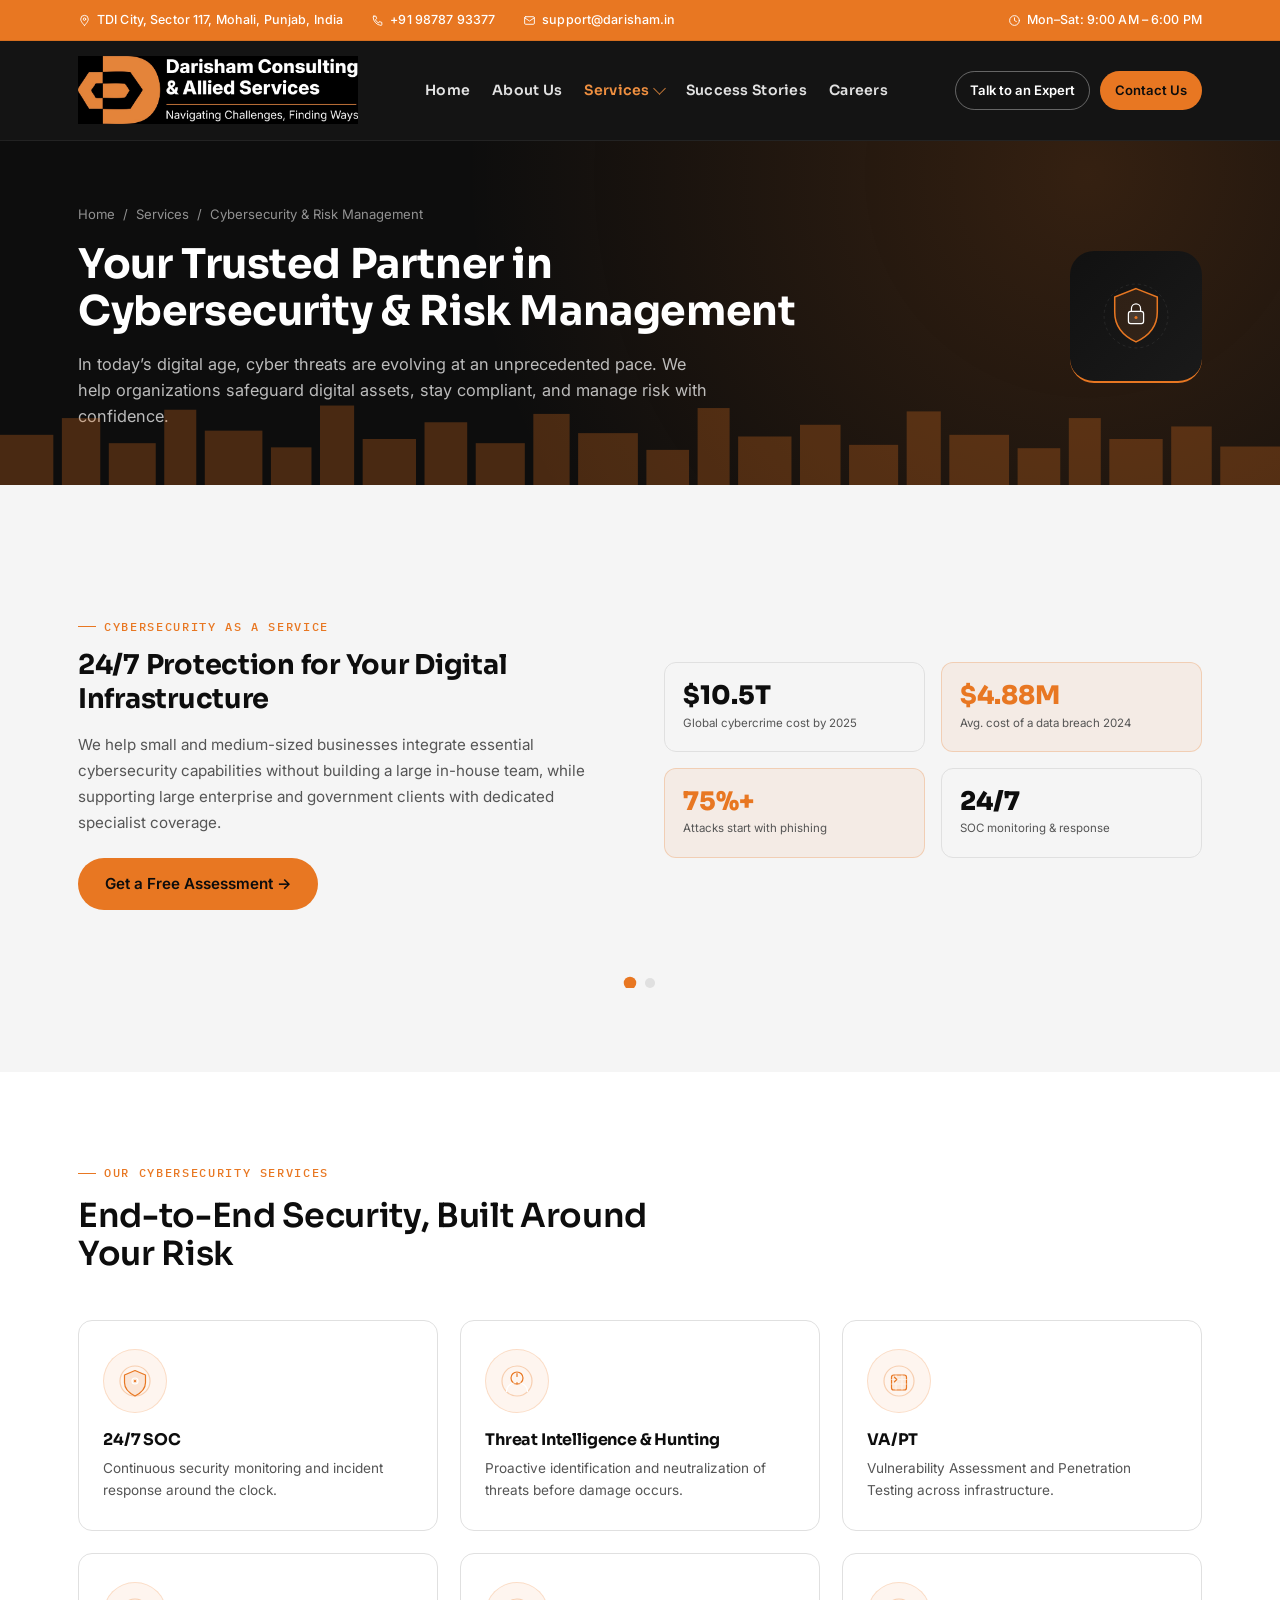
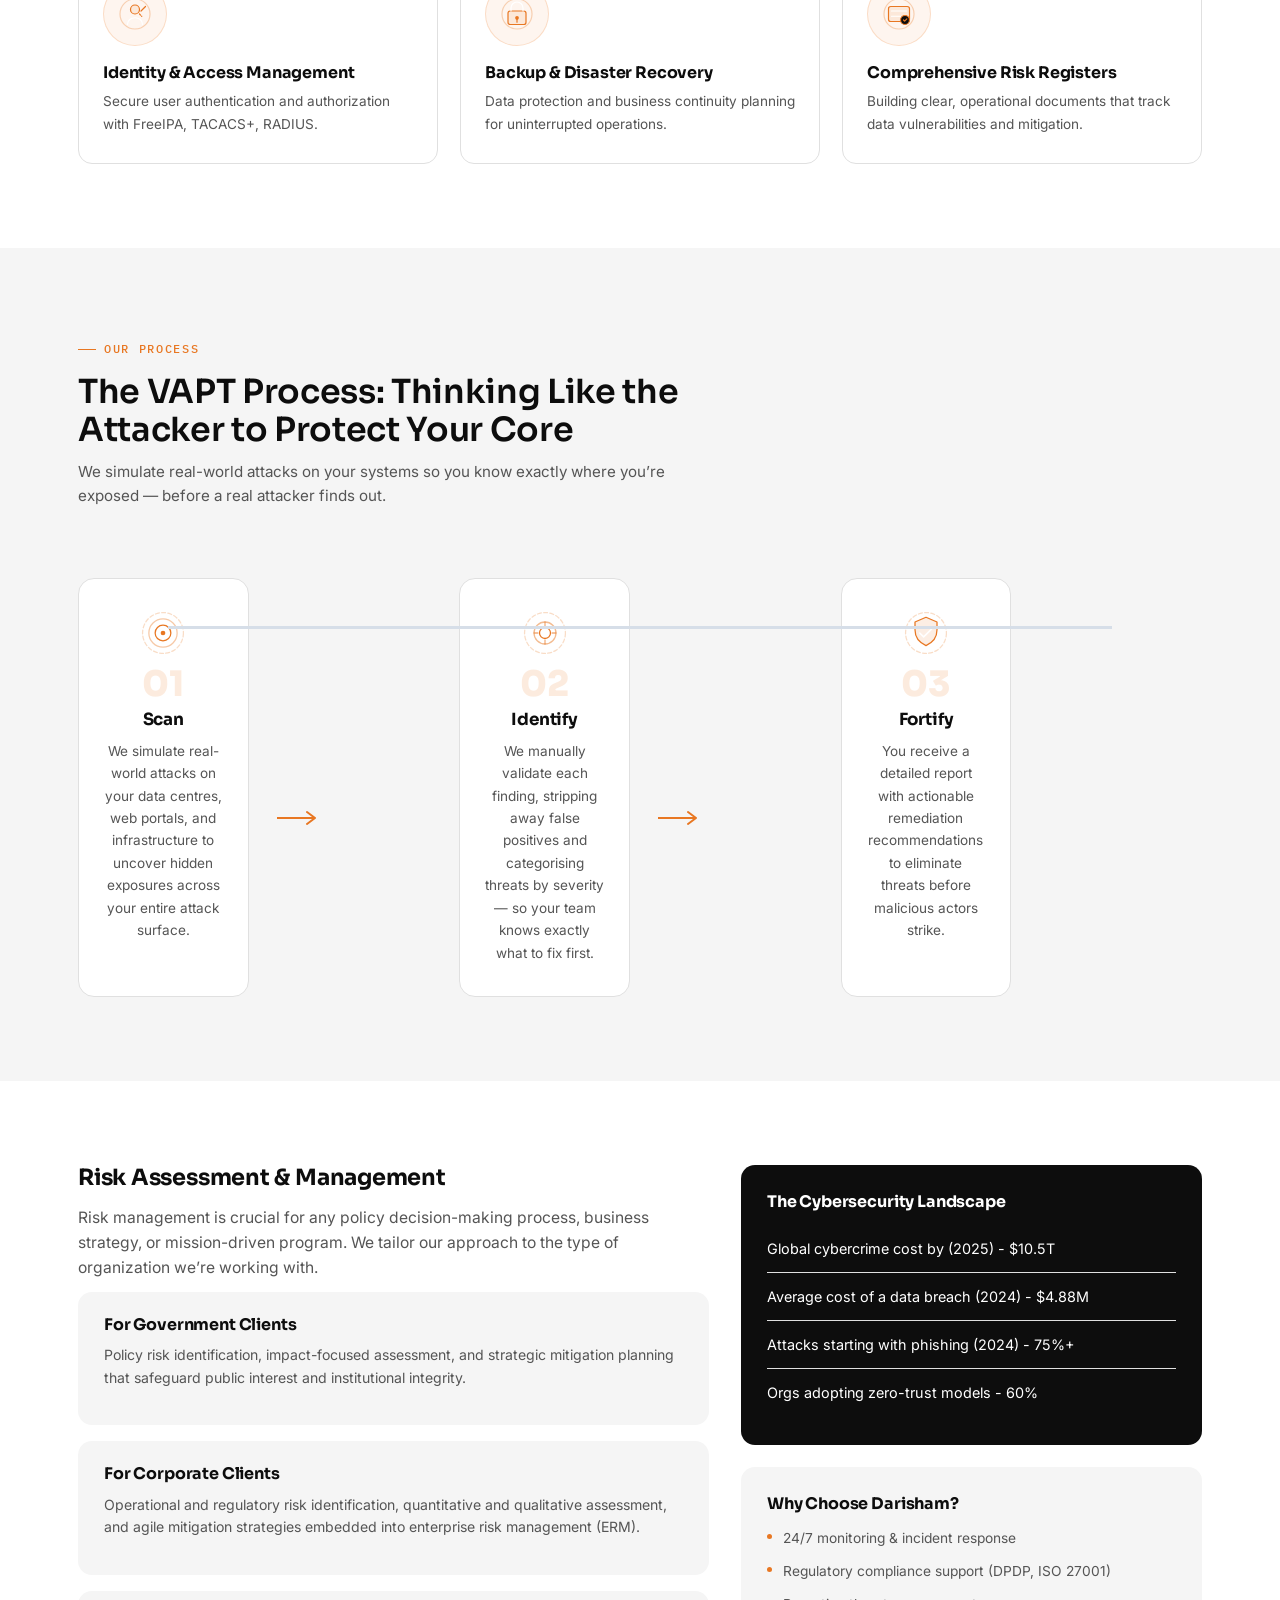
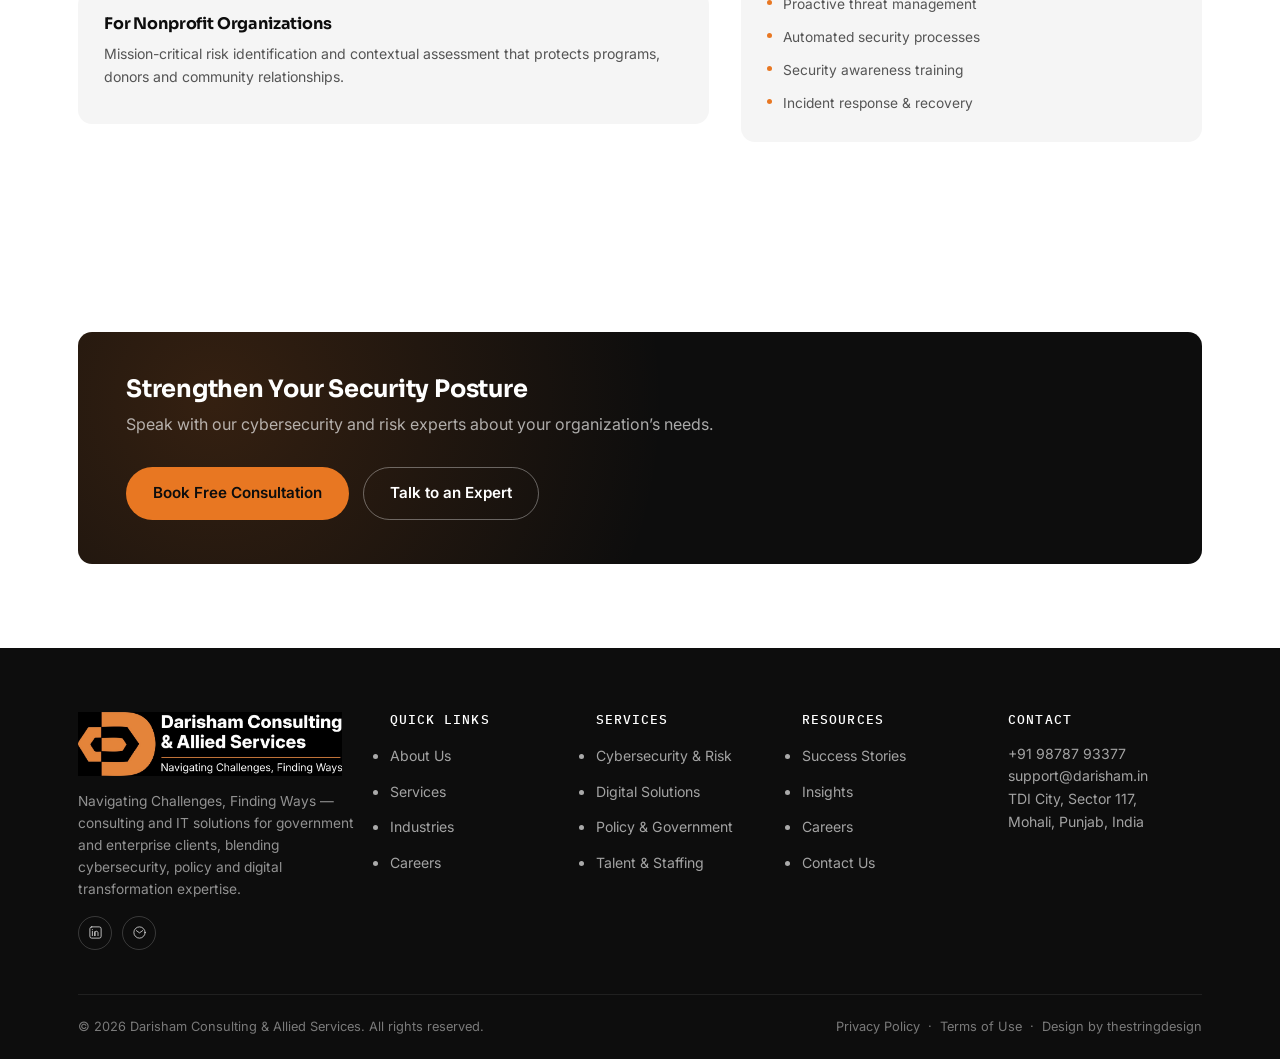
<file: services-cybersecurity-risk.html>
<!DOCTYPE html>
<html lang="en">
<head>
<meta charset="UTF-8"/>
<meta name="viewport" content="width=device-width, initial-scale=1.0"/>
<title>Cybersecurity & Risk Management | Darisham Consulting &amp; Allied Services</title>
<meta name="description" content="VAPT, SOC, SIEM, identity & access management, and enterprise risk management for government, corporate and nonprofit clients."/>
<link rel="preconnect" href="https://fonts.googleapis.com">
<link rel="preconnect" href="https://fonts.gstatic.com" crossorigin>
<link href="https://fonts.googleapis.com/css2?family=Sora:wght@500;600;700;800&family=Inter:wght@400;500;600;700&family=IBM+Plex+Mono:wght@400;500&display=swap" rel="stylesheet">
<link rel="stylesheet" href="assets/style.css"/>

</head>
<body>
<div class="topbar">
  <div class="wrap topbar-inner">
    <a href="https://maps.google.com/?q=TDI+City+Sector+117+Mohali+Punjab+India" target="_blank" rel="noopener" class="topbar-item">
      <svg viewBox="0 0 24 24" fill="none" stroke-width="1.7" stroke-linecap="round" stroke-linejoin="round"><path d="M12 21s7-6.5 7-11.5A7 7 0 105 9.5C5 14.5 12 21 12 21z"/><circle cx="12" cy="9.5" r="2.3"/></svg>
      TDI City, Sector 117, Mohali, Punjab, India
    </a>
    <a href="tel:+919878793377" class="topbar-item">
      <svg viewBox="0 0 24 24" fill="none" stroke-width="1.7" stroke-linecap="round" stroke-linejoin="round"><path d="M5 4h4l1.5 4.5L8 10.5a13 13 0 006 6l1.5-2.5L20 15.5v4a1.5 1.5 0 01-1.6 1.5A16 16 0 014 5.6 1.5 1.5 0 015.5 4z"/></svg>
      +91 98787 93377
    </a>
    <a href="mailto:support@darisham.in" class="topbar-item">
      <svg viewBox="0 0 24 24" fill="none" stroke-width="1.7" stroke-linecap="round" stroke-linejoin="round"><rect x="3" y="5" width="18" height="14" rx="2"/><path d="M3 7l9 6 9-6"/></svg>
      support@darisham.in
    </a>
    <span class="topbar-item topbar-hours">
      <svg viewBox="0 0 24 24" fill="none" stroke-width="1.7" stroke-linecap="round" stroke-linejoin="round"><circle cx="12" cy="12" r="9"/><path d="M12 7v5l3.5 2"/></svg>
      Mon&ndash;Sat: 9:00 AM &ndash; 6:00 PM
    </span>
  </div>
</div>
<div class="topbar">
  <div class="wrap topbar-inner">
    <a href="https://maps.google.com/?q=TDI+City+Sector+117+Mohali+Punjab+India" target="_blank" rel="noopener" class="topbar-item"><svg viewBox="0 0 24 24" fill="none" stroke-width="1.7" stroke-linecap="round" stroke-linejoin="round"><path d="M12 21s7-6.5 7-11.5A7 7 0 105 9.5C5 14.5 12 21 12 21z"/><circle cx="12" cy="9.5" r="2.3"/></svg>TDI City, Sector 117, Mohali, Punjab, India</a>
    <a href="tel:+919878793377" class="topbar-item"><svg viewBox="0 0 24 24" fill="none" stroke-width="1.7" stroke-linecap="round" stroke-linejoin="round"><path d="M5 4h4l1.5 4.5L8 10.5a13 13 0 006 6l1.5-2.5L20 15.5v4a1.5 1.5 0 01-1.6 1.5A16 16 0 014 5.6 1.5 1.5 0 015.5 4z"/></svg>+91 98787 93377</a>
    <a href="mailto:support@darisham.in" class="topbar-item"><svg viewBox="0 0 24 24" fill="none" stroke-width="1.7" stroke-linecap="round" stroke-linejoin="round"><rect x="3" y="5" width="18" height="14" rx="2"/><path d="M3 7l9 6 9-6"/></svg>support@darisham.in</a>
    <span class="topbar-item topbar-hours"><svg viewBox="0 0 24 24" fill="none" stroke-width="1.7" stroke-linecap="round" stroke-linejoin="round"><circle cx="12" cy="12" r="9"/><path d="M12 7v5l3.5 2"/></svg>Mon&ndash;Sat: 9:00 AM &ndash; 6:00 PM</span>
  </div>
</div>
<header class="site-header">
  <div class="wrap header-row">
    <a href="index.html" class="brand">
      <span class="brand-logo-img"><img src="assets/images/darisham-logo.png" alt="Darisham Consulting &amp; Allied Services" class="brand-logo"/></span>
    </a>
    <nav class="nav">
      <ul class="nav-list"><li class=""><a href="index.html" class="nav-link">Home</a></li><li class=""><a href="about.html" class="nav-link">About Us</a></li><li class="active"><a href="services.html" class="nav-link">Services<span class="caret"></span></a><div class="dropdown"><a href="services-cybersecurity-risk.html"><strong>Cybersecurity & Risk Management</strong><span>VAPT, SOC, ERM & compliance</span></a><a href="services-digital-solutions.html"><strong>Digital Solutions & Enterprise Applications</strong><span>Jira, AI, portals & analytics</span></a><a href="services-policy-government.html"><strong>Policy & Government Advisory</strong><span>Policy, impact & advocacy</span></a><a href="services-staffing.html"><strong>Talent & Staffing Solutions</strong><span>Workforce planning & recruitment</span></a></div></li><li class=""><a href="success-stories.html" class="nav-link">Success Stories</a></li><li class=""><a href="careers.html" class="nav-link">Careers</a></li></ul>
    </nav>
    <div class="header-cta">
      <a href="contact.html" class="btn btn-ghost btn-sm">Talk to an Expert</a>
      <a href="contact.html" class="btn btn-primary btn-sm">Contact Us</a>
      <button class="nav-toggle" aria-label="Open menu"><span></span><span></span><span></span></button>
    </div>
  </div>
</header>
<div class="mobile-nav">
  <a href="index.html">Home</a><a href="about.html">About Us</a><a href="services.html">Services</a><div class="sub"><a href="services-cybersecurity-risk.html">Cybersecurity & Risk Management</a><a href="services-digital-solutions.html">Digital Solutions & Enterprise Applications</a><a href="services-policy-government.html">Policy & Government Advisory</a><a href="services-staffing.html">Talent & Staffing Solutions</a></div><a href="success-stories.html">Success Stories</a><a href="careers.html">Careers</a>
  <a href="contact.html" class="btn btn-primary">Contact Us</a>
</div>
<section class="page-hero">
  <div class="wrap hero-flex">
    <div>
      <div class="crumb"><a href="index.html">Home</a> &nbsp;/&nbsp; <a href="services.html">Services</a> &nbsp;/&nbsp; Cybersecurity &amp; Risk Management</div>
      <h1>Your Trusted Partner in Cybersecurity &amp; Risk Management</h1>
      <p>In today&rsquo;s digital age, cyber threats are evolving at an unprecedented pace. We help organizations safeguard digital assets, stay compliant, and manage risk with confidence.</p>
    </div>
    <div class="hero-icon-panel cv-cyber"><svg viewBox="0 0 100 100" fill="none" xmlns="http://www.w3.org/2000/svg">
      <circle cx="50" cy="50" r="42" stroke="rgba(255,255,255,0.1)" stroke-dasharray="4 4"/>
      <path d="M50 14l28 11v20c0 20-13 32-28 39-15-7-28-19-28-39V25L50 14z" fill="rgba(232,119,34,0.13)" stroke="#E87722" stroke-width="2"/>
      <rect x="40" y="44" width="20" height="16" rx="3" fill="rgba(255,255,255,0.12)" stroke="#fff" stroke-width="1.6"/>
      <path d="M44 44v-4a6 6 0 0112 0v4" stroke="#fff" stroke-width="1.6" stroke-linecap="round"/>
      <circle cx="50" cy="52" r="2" fill="#E87722"/>
    </svg></div>
  </div>
  <div class="page-hero-skyline"><svg viewBox="0 0 1200 110" preserveAspectRatio="none" xmlns="http://www.w3.org/2000/svg"><g fill="#E87722" opacity="0.5"><rect x="0" y="50" width="50" height="60"/><rect x="58" y="30" width="36" height="80"/><rect x="102" y="60" width="44" height="50"/><rect x="154" y="20" width="30" height="90"/><rect x="192" y="45" width="54" height="65"/><rect x="254" y="65" width="38" height="45"/><rect x="300" y="15" width="32" height="95"/><rect x="340" y="55" width="50" height="55"/><rect x="398" y="35" width="40" height="75"/><rect x="446" y="60" width="46" height="50"/><rect x="500" y="25" width="34" height="85"/><rect x="542" y="48" width="56" height="62"/><rect x="606" y="68" width="40" height="42"/><rect x="654" y="18" width="30" height="92"/><rect x="692" y="52" width="50" height="58"/><rect x="750" y="38" width="38" height="72"/><rect x="796" y="62" width="46" height="48"/><rect x="850" y="22" width="32" height="88"/><rect x="890" y="50" width="56" height="60"/><rect x="954" y="66" width="40" height="44"/><rect x="1002" y="30" width="30" height="80"/><rect x="1040" y="55" width="50" height="55"/><rect x="1098" y="40" width="38" height="70"/><rect x="1144" y="64" width="56" height="46"/></g></svg></div>
</section>

<!-- ═══ SECTION 1: AUTO-SWIPE CAROUSEL (Hero + DPDP) ═══ -->
<section class="section soft">
  <div class="wrap">
    <div class="cyber-carousel" id="cyberCarousel">
      <!-- Slide 1: Cybersecurity as a Service -->
      <div class="cc-slide active">
        <div class="cc-slide-inner">
          <div class="cc-text">
            <div class="eyebrow">Cybersecurity as a Service</div>
            <h2>24/7 Protection for Your Digital Infrastructure</h2>
            <p>We help small and medium-sized businesses integrate essential cybersecurity capabilities without building a large in-house team, while supporting large enterprise and government clients with dedicated specialist coverage.</p>
            <a href="contact.html" class="btn btn-primary">Get a Free Assessment &rarr;</a>
          </div>
          <div class="cc-visual">
            <div class="cc-stat-grid">
              <div class="cc-stat"><span>$10.5T</span><small>Global cybercrime cost by 2025</small></div>
              <div class="cc-stat accent"><span>$4.88M</span><small>Avg. cost of a data breach 2024</small></div>
              <div class="cc-stat accent"><span>75%+</span><small>Attacks start with phishing</small></div>
              <div class="cc-stat"><span>24/7</span><small>SOC monitoring &amp; response</small></div>
            </div>
          </div>
        </div>
      </div>
      <!-- Slide 2: DPDP Act -->
      <div class="cc-slide">
        <div class="cc-slide-inner cc-dpdp">
          <div class="cc-text">
            <div class="eyebrow">Regulatory Alert — DPDP Act 2023</div>
            <h2>Up to <span style="color:var(--teal-500)">INR 250 Crores</span> Penalty for Non-Compliance</h2>
            <p>India&rsquo;s Digital Personal Data Protection Act imposes strict obligations. Failure to safeguard IT infrastructure or report significant data breaches poses an existential threat to SMEs.</p>
            <a href="contact.html" class="btn btn-primary">Book DPDP Assessment &rarr;</a>
          </div>
          <div class="cc-visual cc-dpdp-img">
            <img src="assets/images/DPDP.png" alt="DPDP Act Compliance Infographic" style="width:100%;border-radius:12px;box-shadow:0 8px 32px rgba(0,0,0,0.18);"/>
          </div>
        </div>
      </div>
      <!-- Carousel dots -->
      <div class="cc-dots">
        <button class="cc-dot active" onclick="goSlide(0)" aria-label="Slide 1"></button>
        <button class="cc-dot" onclick="goSlide(1)" aria-label="Slide 2"></button>
      </div>
    </div>
  </div>
</section>

<!-- ═══ SECTION 2: OUR CYBERSECURITY SERVICES ═══ -->
<section class="section">
  <div class="wrap">
    <div class="section-head reveal">
      <div class="eyebrow">Our Cybersecurity Services</div>
      <h2>End-to-End Security, Built Around Your Risk</h2>
    </div>
    <div class="cyber-svc-grid reveal">
      <div class="cyber-svc-card">
        <div class="csvc-icon">
          <svg viewBox="0 0 48 48" fill="none" width="36" height="36" stroke-width="1.6" stroke-linecap="round" stroke-linejoin="round">
            <circle cx="24" cy="24" r="20" stroke="#E87722" stroke-opacity="0.3"/>
            <path d="M24 10l14 6v10c0 9-6 14-14 18-8-4-14-9-14-18V16l14-6z" fill="rgba(232,119,34,0.12)" stroke="#E87722"/>
            <circle cx="24" cy="24" r="4" stroke="#fff" fill="none"/>
            <circle cx="24" cy="24" r="1.5" fill="#E87722"/>
          </svg>
        </div>
        <h4>24/7 SOC</h4>
        <p>Continuous security monitoring and incident response around the clock.</p>
      </div>
      <div class="cyber-svc-card">
        <div class="csvc-icon">
          <svg viewBox="0 0 48 48" fill="none" width="36" height="36" stroke-width="1.6" stroke-linecap="round" stroke-linejoin="round">
            <circle cx="24" cy="24" r="20" stroke="#E87722" stroke-opacity="0.3"/>
            <circle cx="24" cy="20" r="8" stroke="#E87722"/>
            <path d="M10 38c0-7 6.3-12 14-12s14 5 14 12" stroke="#fff"/>
            <path d="M24 14v4M24 26v2" stroke="#E87722"/>
          </svg>
        </div>
        <h4>Threat Intelligence &amp; Hunting</h4>
        <p>Proactive identification and neutralization of threats before damage occurs.</p>
      </div>
      <div class="cyber-svc-card">
        <div class="csvc-icon">
          <svg viewBox="0 0 48 48" fill="none" width="36" height="36" stroke-width="1.6" stroke-linecap="round" stroke-linejoin="round">
            <circle cx="24" cy="24" r="20" stroke="#E87722" stroke-opacity="0.3"/>
            <rect x="14" y="16" width="20" height="20" rx="3" stroke="#E87722" fill="rgba(232,119,34,0.1)"/>
            <path d="M14 22h20M14 28h20M20 16v20M28 16v20" stroke="#fff" stroke-opacity="0.5"/>
            <path d="M18 19l3 3-3 3" stroke="#E87722"/>
          </svg>
        </div>
        <h4>VA/PT</h4>
        <p>Vulnerability Assessment and Penetration Testing across infrastructure.</p>
      </div>
      <div class="cyber-svc-card">
        <div class="csvc-icon">
          <svg viewBox="0 0 48 48" fill="none" width="36" height="36" stroke-width="1.6" stroke-linecap="round" stroke-linejoin="round">
            <circle cx="24" cy="24" r="20" stroke="#E87722" stroke-opacity="0.3"/>
            <circle cx="24" cy="18" r="6" stroke="#E87722" fill="rgba(232,119,34,0.1)"/>
            <path d="M14 38c0-5.5 4.5-9 10-9s10 3.5 10 9" stroke="#fff"/>
            <path d="M32 20l4-4M36 16l2-2" stroke="#E87722"/>
            <path d="M30 24l3 3" stroke="#E87722" stroke-dasharray="2 2"/>
          </svg>
        </div>
        <h4>Identity &amp; Access Management</h4>
        <p>Secure user authentication and authorization with FreeIPA, TACACS+, RADIUS.</p>
      </div>
      <div class="cyber-svc-card">
        <div class="csvc-icon">
          <svg viewBox="0 0 48 48" fill="none" width="36" height="36" stroke-width="1.6" stroke-linecap="round" stroke-linejoin="round">
            <circle cx="24" cy="24" r="20" stroke="#E87722" stroke-opacity="0.3"/>
            <rect x="12" y="20" width="24" height="18" rx="3" stroke="#E87722" fill="rgba(232,119,34,0.1)"/>
            <path d="M16 20v-4a8 8 0 0116 0v4" stroke="#fff"/>
            <circle cx="24" cy="29" r="2.5" fill="#E87722"/>
            <path d="M24 31v4" stroke="#E87722"/>
          </svg>
        </div>
        <h4>Backup &amp; Disaster Recovery</h4>
        <p>Data protection and business continuity planning for uninterrupted operations.</p>
      </div>
      <div class="cyber-svc-card">
        <div class="csvc-icon">
          <svg viewBox="0 0 48 48" fill="none" width="36" height="36" stroke-width="1.6" stroke-linecap="round" stroke-linejoin="round">
            <circle cx="24" cy="24" r="20" stroke="#E87722" stroke-opacity="0.3"/>
            <rect x="10" y="14" width="28" height="20" rx="3" stroke="#E87722" fill="rgba(232,119,34,0.1)"/>
            <path d="M14 20h20M14 27h12" stroke="#fff"/>
            <circle cx="32" cy="32" r="6" fill="#0d0d0d" stroke="#E87722"/>
            <path d="M30 32l1.5 1.5 3-3" stroke="#E87722"/>
          </svg>
        </div>
        <h4>Comprehensive Risk Registers</h4>
        <p>Building clear, operational documents that track data vulnerabilities and mitigation.</p>
      </div>
    </div>
  </div>
</section>

<!-- ═══ SECTION 3: VAPT PROCESS ROADMAP ═══ -->
<section class="section soft">
  <div class="wrap">
    <div class="section-head reveal">
      <div class="eyebrow">Our Process</div>
      <h2>The VAPT Process: Thinking Like the Attacker to Protect Your Core</h2>
      <p style="color:var(--slate);max-width:620px;margin-top:10px;font-size:0.95rem;">We simulate real-world attacks on your systems so you know exactly where you&rsquo;re exposed &mdash; before a real attacker finds out.</p>
    </div>
    <div class="vapt-roadmap reveal">
      <div class="vapt-step">
        <div class="vapt-icon">
          <svg viewBox="0 0 56 56" fill="none" width="44" height="44" stroke-width="1.6" stroke-linecap="round" stroke-linejoin="round">
            <circle cx="28" cy="28" r="26" stroke="#E87722" stroke-opacity="0.25" stroke-dasharray="5 3"/>
            <circle cx="28" cy="28" r="18" stroke="#E87722" stroke-opacity="0.4"/>
            <circle cx="28" cy="28" r="10" stroke="#E87722"/>
            <circle cx="28" cy="28" r="3" fill="#E87722"/>
          </svg>
        </div>
        <div class="vapt-step-num">01</div>
        <h4>Scan</h4>
        <p>We simulate real-world attacks on your data centres, web portals, and infrastructure to uncover hidden exposures across your entire attack surface.</p>
      </div>
      <div class="vapt-arrow">
        <svg viewBox="0 0 40 16" fill="none" width="40"><path d="M0 8h36M30 2l8 6-8 6" stroke="#E87722" stroke-width="2" stroke-linecap="round" stroke-linejoin="round"/></svg>
      </div>
      <div class="vapt-step">
        <div class="vapt-icon">
          <svg viewBox="0 0 56 56" fill="none" width="44" height="44" stroke-width="1.6" stroke-linecap="round" stroke-linejoin="round">
            <circle cx="28" cy="28" r="26" stroke="#E87722" stroke-opacity="0.25" stroke-dasharray="5 3"/>
            <circle cx="28" cy="28" r="14" stroke="#E87722" stroke-opacity="0.5"/>
            <circle cx="28" cy="28" r="7" stroke="#E87722"/>
            <path d="M28 14v5M28 37v5M14 28h5M37 28h5" stroke="#E87722" stroke-opacity="0.6"/>
          </svg>
        </div>
        <div class="vapt-step-num">02</div>
        <h4>Identify</h4>
        <p>We manually validate each finding, stripping away false positives and categorising threats by severity — so your team knows exactly what to fix first.</p>
      </div>
      <div class="vapt-arrow">
        <svg viewBox="0 0 40 16" fill="none" width="40"><path d="M0 8h36M30 2l8 6-8 6" stroke="#E87722" stroke-width="2" stroke-linecap="round" stroke-linejoin="round"/></svg>
      </div>
      <div class="vapt-step">
        <div class="vapt-icon">
          <svg viewBox="0 0 56 56" fill="none" width="44" height="44" stroke-width="1.6" stroke-linecap="round" stroke-linejoin="round">
            <circle cx="28" cy="28" r="26" stroke="#E87722" stroke-opacity="0.25" stroke-dasharray="5 3"/>
            <path d="M28 8l14 6v10c0 11-7 17-14 20-7-3-14-9-14-20V14l14-6z" fill="rgba(232,119,34,0.12)" stroke="#E87722"/>
            <path d="M20 28l5 5 10-10" stroke="#fff" stroke-width="2"/>
          </svg>
        </div>
        <div class="vapt-step-num">03</div>
        <h4>Fortify</h4>
        <p>You receive a detailed report with actionable remediation recommendations to eliminate threats before malicious actors strike.</p>
      </div>
    </div>
  </div>
</section>

<!-- ═══ SECTION 4: RISK ASSESSMENT (moved to bottom) ═══ -->
<section class="section">
  <div class="wrap">
    <div class="detail-flex">
      <div>
        <div class="detail-block reveal">
          <h2>Risk Assessment &amp; Management</h2>
          <p>Risk management is crucial for any policy decision-making process, business strategy, or mission-driven program. We tailor our approach to the type of organization we&rsquo;re working with.</p>
          <div class="cap-card">
            <h4>For Government Clients</h4>
            <p class="lead-text">Policy risk identification, impact-focused assessment, and strategic mitigation planning that safeguard public interest and institutional integrity.</p>
          </div>
          <div class="cap-card">
            <h4>For Corporate Clients</h4>
            <p class="lead-text">Operational and regulatory risk identification, quantitative and qualitative assessment, and agile mitigation strategies embedded into enterprise risk management (ERM).</p>
          </div>
          <div class="cap-card">
            <h4>For Nonprofit Organizations</h4>
            <p class="lead-text">Mission-critical risk identification and contextual assessment that protects programs, donors and community relationships.</p>
          </div>
        </div>
      </div>
      <div>
        <div class="side-card reveal">
          <h4>The Cybersecurity Landscape</h4>
          <div class="stat-line"><span>Global cybercrime cost by (2025) - $10.5T</span></div>
          <div class="stat-line"><span>Average cost of a data breach (2024) - $4.88M</span></div>
          <div class="stat-line"><span>Attacks starting with phishing (2024) - 75%+</span></div>
          <div class="stat-line"><span>Orgs adopting zero-trust models - 60%</span></div>
        </div>
        <div class="side-card light reveal">
          <h4>Why Choose Darisham?</h4>
          <ul>
            <li>24/7 monitoring &amp; incident response</li>
            <li>Regulatory compliance support (DPDP, ISO 27001)</li>
            <li>Proactive threat management</li>
            <li>Automated security processes</li>
            <li>Security awareness training</li>
            <li>Incident response &amp; recovery</li>
          </ul>
        </div>        
      </div>
    </div>
  </div>
</section>

<!-- ═══ SECTION 5: CTA ═══ -->
<section class="section">
  <div class="wrap">
    <div class="cta-banner reveal">
      <div>
        <h3>Strengthen Your Security Posture</h3>
        <p>Speak with our cybersecurity and risk experts about your organization&rsquo;s needs.</p>
      </div>
      <div class="cta-actions">
        <a href="contact.html" class="btn btn-primary">Book Free Consultation</a>
        <a href="contact.html" class="btn btn-ghost">Talk to an Expert</a>
      </div>
    </div>
  </div>
</section>
<footer class="site-footer">
  <div class="wrap">
    <div class="footer-grid">
      <div class="footer-brand">
        <a href="index.html" class="brand">
          <span class="brand-logo-img"><img src="assets/images/darisham-logo.png" alt="Darisham Consulting &amp; Allied Services" class="brand-logo"/>
        </a>
        <p class="about">Navigating Challenges, Finding Ways &mdash; consulting and IT solutions for government and enterprise clients, blending cybersecurity, policy and digital transformation expertise.</p>
        <div class="social-row">
          <a href="https://in.linkedin.com/in/darisham-consulting-8a51852a8" aria-label="LinkedIn"><svg viewBox="0 0 24 24" fill="none" stroke-width="1.6" stroke-linecap="round" stroke-linejoin="round"><rect x="3" y="3" width="18" height="18" rx="3"/><path d="M7 10v7M7 7.2v.1M11 17v-4.5c0-1.4 1-2.5 2.5-2.5s2.5 1.1 2.5 2.5V17M11 10.5V17"/></svg></a>
          <a href="mailto:support@darisham.in" aria-label="Email"><svg viewBox="0 0 24 24" fill="none" stroke-width="1.6" stroke-linecap="round" stroke-linejoin="round"><circle cx="12" cy="12" r="9"/><path d="M7 9l5 3.5L17 9"/></svg></a>
        </div>
      </div>
      <div class="footer-col">
        <h5>Quick Links</h5>
        <ul>
          <li><a href="about.html">About Us</a></li>
          <li><a href="services.html">Services</a></li>
          <li><a href="industries.html">Industries</a></li>
          <li><a href="careers.html">Careers</a></li>
        </ul>
      </div>
      <div class="footer-col">
        <h5>Services</h5>
        <ul>
          <li><a href="services-cybersecurity-risk.html">Cybersecurity &amp; Risk</a></li>
          <li><a href="services-digital-solutions.html">Digital Solutions</a></li>
          <li><a href="services-policy-government.html">Policy &amp; Government</a></li>
          <li><a href="services-staffing.html">Talent &amp; Staffing</a></li>
        </ul>
      </div>
      <div class="footer-col">
        <h5>Resources</h5>
        <ul>
          <li><a href="success-stories.html">Success Stories</a></li>
          <li><a href="insights.html">Insights</a></li>
          <li><a href="careers.html">Careers</a></li>
          <li><a href="contact.html">Contact Us</a></li>
        </ul>
      </div>
      <div class="footer-col">
        <h5>Contact</h5>
        <p class="contact-line">+91 98787 93377</p>
        <p class="contact-line">support@darisham.in</p>
        <p class="contact-line">TDI City, Sector 117,<br/>Mohali, Punjab, India</p>
      </div>
    </div>
    <div class="footer-bottom">
      <span>&copy; 2026 Darisham Consulting &amp; Allied Services. All rights reserved.</span>
      <span><a href="contact.html">Privacy Policy</a> &nbsp;&middot;&nbsp; <a href="contact.html">Terms of Use</a> &nbsp;&middot;&nbsp; Design by <a href="https://web.thestringdesign.in/" target="_blank" rel="noopener">thestringdesign</a></span>
    </div>
  </div>
</footer>
<script src="assets/script.js"></script>
</body>
</html>
<script src="assets/script.js"></script>
<!-- Carousel logic -->
<script>
var _slides = document.querySelectorAll('.cc-slide');
var _dots   = document.querySelectorAll('.cc-dot');
var _cur    = 0, _timer;
function goSlide(n) {
  _slides[_cur].classList.remove('active');
  _dots[_cur].classList.remove('active');
  _cur = n;
  _slides[_cur].classList.add('active');
  _dots[_cur].classList.add('active');
  clearInterval(_timer);
  _timer = setInterval(function(){ goSlide((_cur+1) % _slides.length); }, 4000);
}
_timer = setInterval(function(){ goSlide((_cur+1) % _slides.length); }, 4000);
</script>
</body>
</html>
</file>
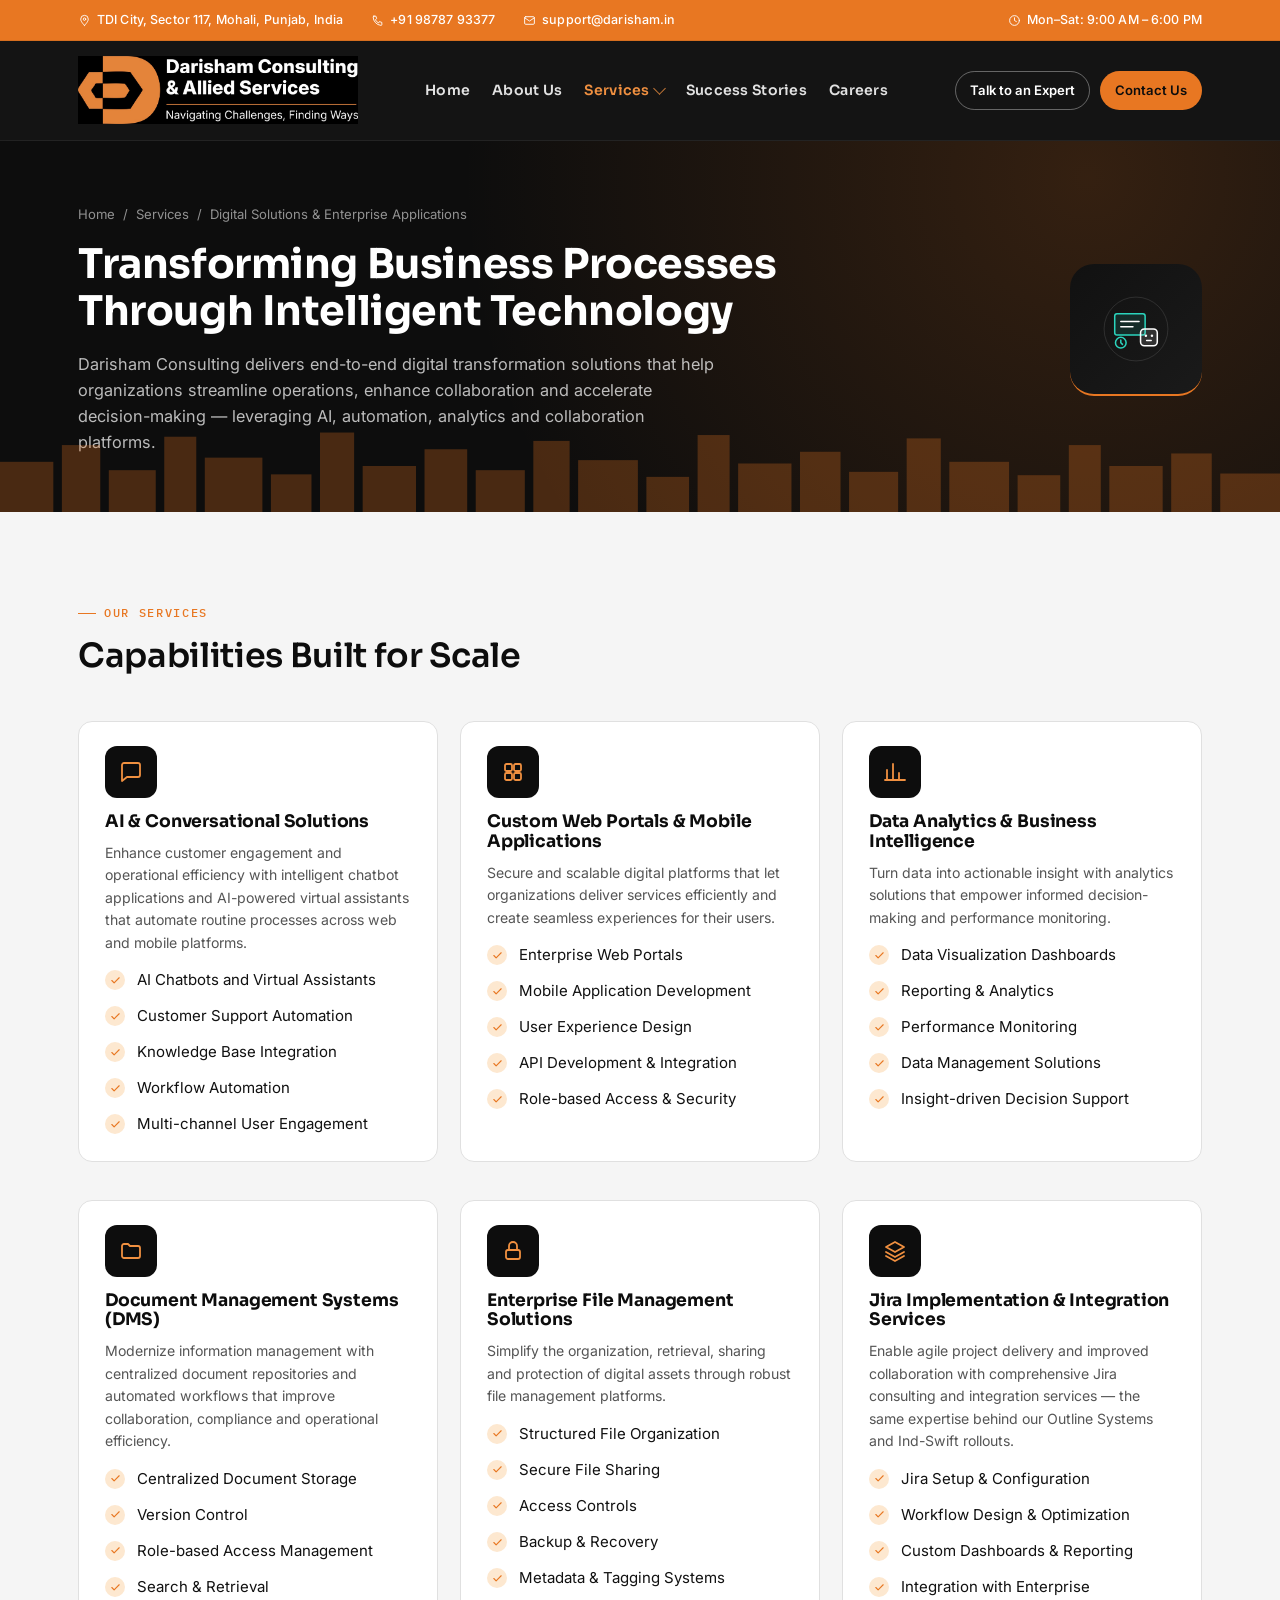
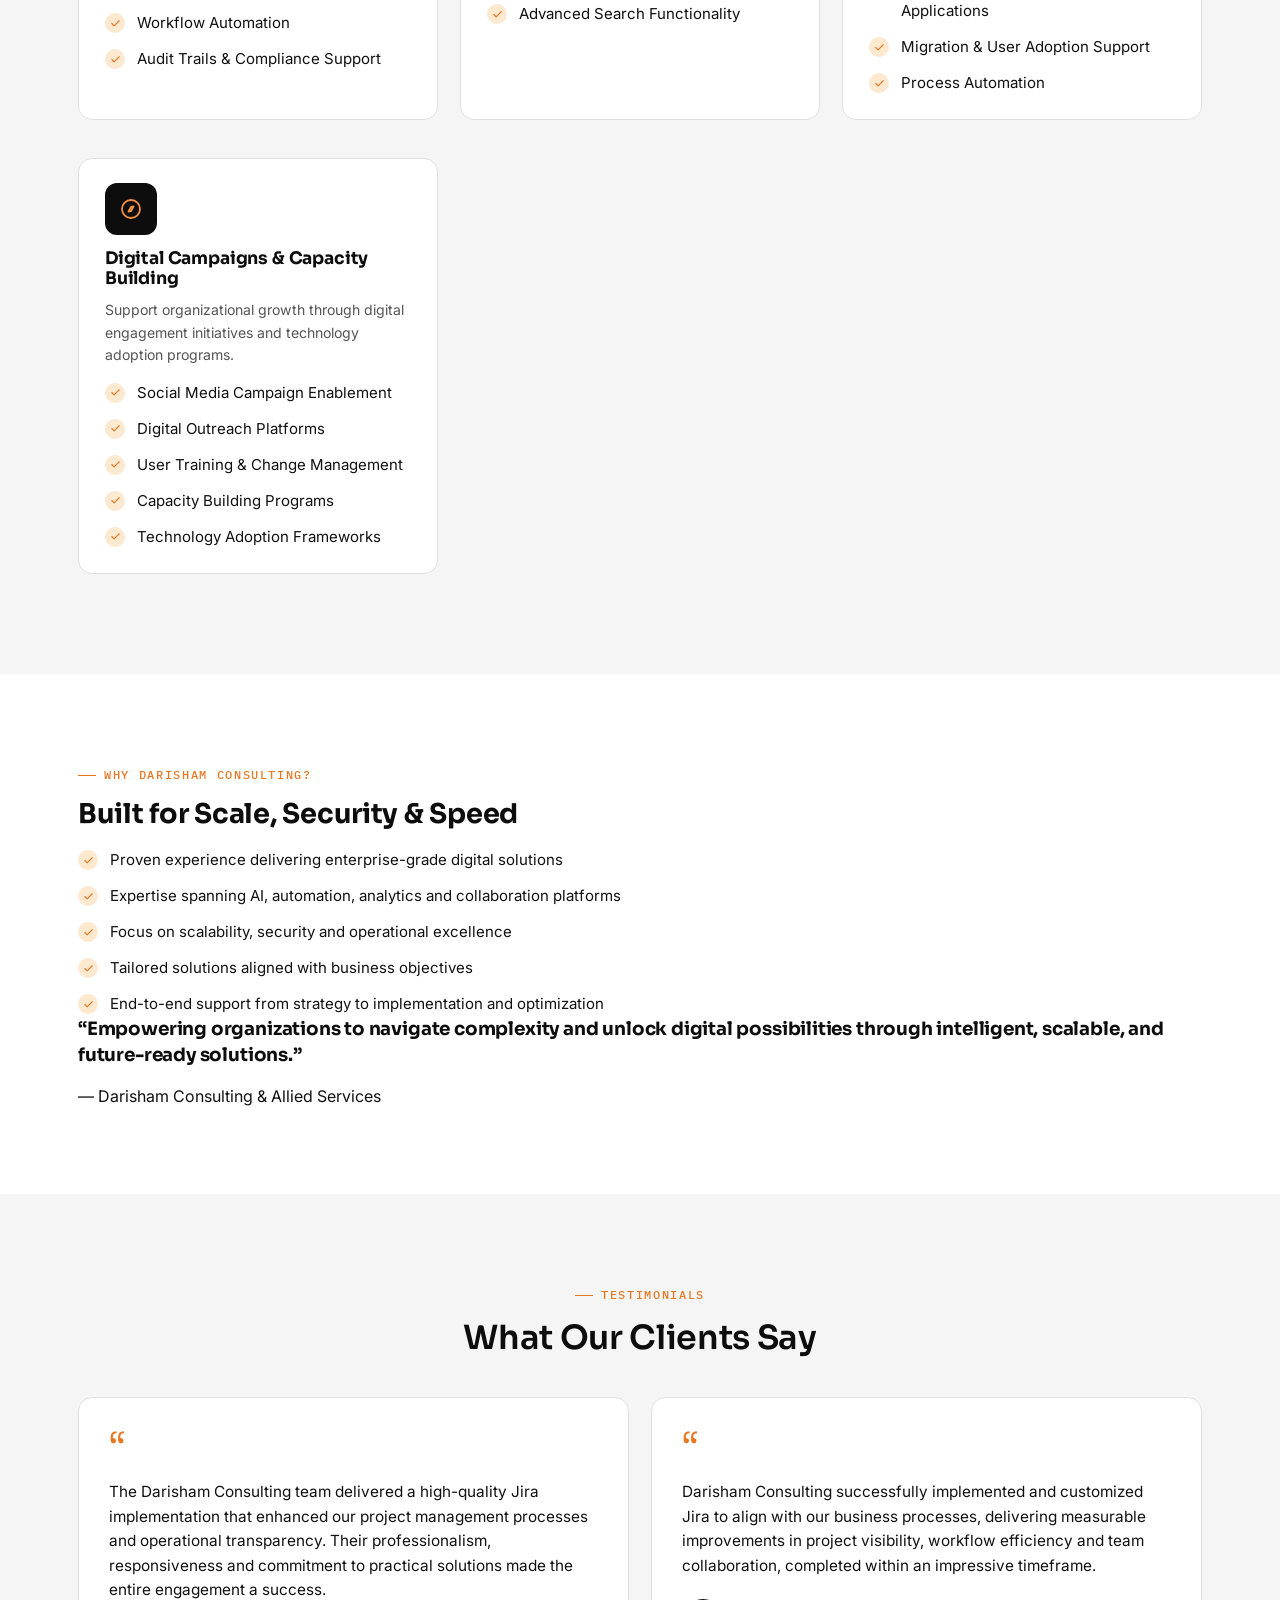
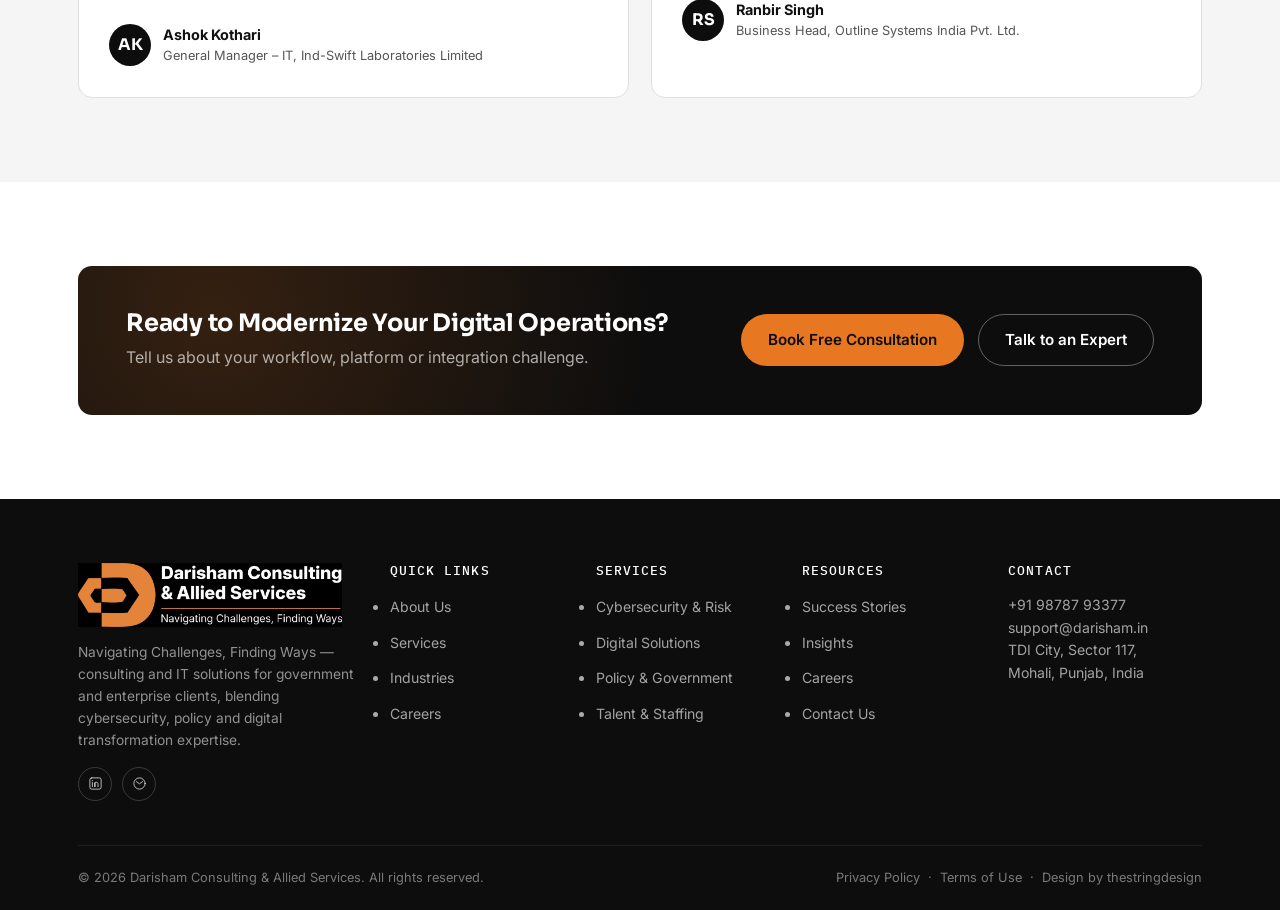
<file: services-digital-solutions.html>
<!DOCTYPE html>
<html lang="en">
<head>
<meta charset="UTF-8"/>
<meta name="viewport" content="width=device-width, initial-scale=1.0"/>
<title>Digital Solutions & Enterprise Applications | Darisham Consulting &amp; Allied Services</title>
<meta name="description" content="AI chatbots, web portals, data analytics, document management, and Jira implementation services from Darisham Consulting."/>
<link rel="preconnect" href="https://fonts.googleapis.com">
<link rel="preconnect" href="https://fonts.gstatic.com" crossorigin>
<link href="https://fonts.googleapis.com/css2?family=Sora:wght@500;600;700;800&family=Inter:wght@400;500;600;700&family=IBM+Plex+Mono:wght@400;500&display=swap" rel="stylesheet">
<link rel="stylesheet" href="assets/style.css"/>

</head>
<body>
<div class="topbar">
  <div class="wrap topbar-inner">
    <a href="https://maps.google.com/?q=TDI+City+Sector+117+Mohali+Punjab+India" target="_blank" rel="noopener" class="topbar-item">
      <svg viewBox="0 0 24 24" fill="none" stroke-width="1.7" stroke-linecap="round" stroke-linejoin="round"><path d="M12 21s7-6.5 7-11.5A7 7 0 105 9.5C5 14.5 12 21 12 21z"/><circle cx="12" cy="9.5" r="2.3"/></svg>
      TDI City, Sector 117, Mohali, Punjab, India
    </a>
    <a href="tel:+919878793377" class="topbar-item">
      <svg viewBox="0 0 24 24" fill="none" stroke-width="1.7" stroke-linecap="round" stroke-linejoin="round"><path d="M5 4h4l1.5 4.5L8 10.5a13 13 0 006 6l1.5-2.5L20 15.5v4a1.5 1.5 0 01-1.6 1.5A16 16 0 014 5.6 1.5 1.5 0 015.5 4z"/></svg>
      +91 98787 93377
    </a>
    <a href="mailto:support@darisham.in" class="topbar-item">
      <svg viewBox="0 0 24 24" fill="none" stroke-width="1.7" stroke-linecap="round" stroke-linejoin="round"><rect x="3" y="5" width="18" height="14" rx="2"/><path d="M3 7l9 6 9-6"/></svg>
      support@darisham.in
    </a>
    <span class="topbar-item topbar-hours">
      <svg viewBox="0 0 24 24" fill="none" stroke-width="1.7" stroke-linecap="round" stroke-linejoin="round"><circle cx="12" cy="12" r="9"/><path d="M12 7v5l3.5 2"/></svg>
      Mon&ndash;Sat: 9:00 AM &ndash; 6:00 PM
    </span>
  </div>
</div>
<header class="site-header">
  <div class="wrap header-row">
    <a href="index.html" class="brand">
      <span class="brand-logo-img"><img src="assets/images/darisham-logo.png" alt="Darisham Consulting &amp; Allied Services" class="brand-logo"/></span>
    </a>
    <nav class="nav">
      <ul class="nav-list"><li class=""><a href="index.html" class="nav-link">Home</a></li><li class=""><a href="about.html" class="nav-link">About Us</a></li><li class="active"><a href="services.html" class="nav-link">Services<span class="caret"></span></a><div class="dropdown"><a href="services-cybersecurity-risk.html"><strong>Cybersecurity & Risk Management</strong><span>VAPT, SOC, ERM & compliance</span></a><a href="services-digital-solutions.html"><strong>Digital Solutions & Enterprise Applications</strong><span>Jira, AI, portals & analytics</span></a><a href="services-policy-government.html"><strong>Policy & Government Advisory</strong><span>Policy, impact & advocacy</span></a><a href="services-staffing.html"><strong>Talent & Staffing Solutions</strong><span>Workforce planning & recruitment</span></a></div></li><li class=""><a href="success-stories.html" class="nav-link">Success Stories</a></li><li class=""><a href="careers.html" class="nav-link">Careers</a></li></ul>
    </nav>
    <div class="header-cta">
      <a href="contact.html" class="btn btn-ghost btn-sm">Talk to an Expert</a>
      <a href="contact.html" class="btn btn-primary btn-sm">Contact Us</a>
      <button class="nav-toggle" aria-label="Open menu"><span></span><span></span><span></span></button>
    </div>
  </div>
</header>
<div class="mobile-nav">
  <a href="index.html">Home</a><a href="about.html">About Us</a><a href="services.html">Services</a><div class="sub"><a href="services-cybersecurity-risk.html">Cybersecurity & Risk Management</a><a href="services-digital-solutions.html">Digital Solutions & Enterprise Applications</a><a href="services-policy-government.html">Policy & Government Advisory</a><a href="services-staffing.html">Talent & Staffing Solutions</a></div><a href="success-stories.html">Success Stories</a><a href="careers.html">Careers</a>
  <a href="contact.html" class="btn btn-primary">Contact Us</a>
</div>
<section class="page-hero">
  <div class="wrap hero-flex">
    <div>
      <div class="crumb"><a href="index.html">Home</a> &nbsp;/&nbsp; <a href="services.html">Services</a> &nbsp;/&nbsp; Digital Solutions &amp; Enterprise Applications</div>
      <h1>Transforming Business Processes Through Intelligent Technology</h1>
      <p>Darisham Consulting delivers end-to-end digital transformation solutions that help organizations streamline operations, enhance collaboration and accelerate decision-making &mdash; leveraging AI, automation, analytics and collaboration platforms.</p>
    </div>
    <div class="hero-icon-panel cv-digital"><svg viewBox="0 0 100 100" fill="none" xmlns="http://www.w3.org/2000/svg">
      <circle cx="50" cy="50" r="42" stroke="rgba(255,255,255,0.15)"/>
      <rect x="22" y="30" width="40" height="28" rx="3" fill="rgba(20,184,166,0.14)" stroke="#2bd4bd" stroke-width="2"/>
      <path d="M30 40h24M30 47h16" stroke="#ffffff" stroke-width="2" stroke-linecap="round"/>
      <rect x="56" y="50" width="22" height="22" rx="5" fill="rgba(255,255,255,0.12)" stroke="#ffffff" stroke-width="2"/>
      <circle cx="63" cy="59" r="1.6" fill="#ffffff"/><circle cx="71" cy="59" r="1.6" fill="#ffffff"/>
      <path d="M64 65h6" stroke="#ffffff" stroke-width="2" stroke-linecap="round"/>
      <circle cx="30" cy="68" r="7" fill="none" stroke="#2bd4bd" stroke-width="2"/>
      <path d="M30 64.5v3.5l2.2 2.2" stroke="#2bd4bd" stroke-width="2" stroke-linecap="round"/>
    </svg></div>
  </div>
  <div class="page-hero-skyline"><svg viewBox="0 0 1200 110" preserveAspectRatio="none" xmlns="http://www.w3.org/2000/svg">
  <g fill="#E87722" opacity="0.5">
    <rect x="0" y="50" width="50" height="60"/>
    <rect x="58" y="30" width="36" height="80"/>
    <rect x="102" y="60" width="44" height="50"/>
    <rect x="154" y="20" width="30" height="90"/>
    <rect x="192" y="45" width="54" height="65"/>
    <rect x="254" y="65" width="38" height="45"/>
    <rect x="300" y="15" width="32" height="95"/>
    <rect x="340" y="55" width="50" height="55"/>
    <rect x="398" y="35" width="40" height="75"/>
    <rect x="446" y="60" width="46" height="50"/>
    <rect x="500" y="25" width="34" height="85"/>
    <rect x="542" y="48" width="56" height="62"/>
    <rect x="606" y="68" width="40" height="42"/>
    <rect x="654" y="18" width="30" height="92"/>
    <rect x="692" y="52" width="50" height="58"/>
    <rect x="750" y="38" width="38" height="72"/>
    <rect x="796" y="62" width="46" height="48"/>
    <rect x="850" y="22" width="32" height="88"/>
    <rect x="890" y="50" width="56" height="60"/>
    <rect x="954" y="66" width="40" height="44"/>
    <rect x="1002" y="30" width="30" height="80"/>
    <rect x="1040" y="55" width="50" height="55"/>
    <rect x="1098" y="40" width="38" height="70"/>
    <rect x="1144" y="64" width="56" height="46"/>
  </g>
</svg></div>
</section><section class="section soft">
  <div class="wrap">
    <div class="section-head reveal">
      <div class="eyebrow">Our Services</div>
      <h2>Capabilities Built for Scale</h2>
    </div>
    <div class="svc-grid3"><div class="cap-card reveal" style="background:var(--white);border:1px solid var(--line);">
      <div class="svc-icon" style="margin-bottom:14px;"><svg viewBox="0 0 24 24" fill="none" stroke-width="1.8" stroke-linecap="round" stroke-linejoin="round"><path d="M21 15a2 2 0 01-2 2H8l-5 4V5a2 2 0 012-2h14a2 2 0 012 2v10z"/></svg></div>
      <h4 style="font-size:1.08rem;">AI & Conversational Solutions</h4>
      <p class="lead-text">Enhance customer engagement and operational efficiency with intelligent chatbot applications and AI-powered virtual assistants that automate routine processes across web and mobile platforms.</p>
      <ul class="detail-list"><li><span class="tick"><svg viewBox="0 0 24 24" fill="none" stroke-width="2.4" stroke-linecap="round" stroke-linejoin="round"><polyline points="4 12 9 17 20 6"/></svg></span>AI Chatbots and Virtual Assistants</li><li><span class="tick"><svg viewBox="0 0 24 24" fill="none" stroke-width="2.4" stroke-linecap="round" stroke-linejoin="round"><polyline points="4 12 9 17 20 6"/></svg></span>Customer Support Automation</li><li><span class="tick"><svg viewBox="0 0 24 24" fill="none" stroke-width="2.4" stroke-linecap="round" stroke-linejoin="round"><polyline points="4 12 9 17 20 6"/></svg></span>Knowledge Base Integration</li><li><span class="tick"><svg viewBox="0 0 24 24" fill="none" stroke-width="2.4" stroke-linecap="round" stroke-linejoin="round"><polyline points="4 12 9 17 20 6"/></svg></span>Workflow Automation</li><li><span class="tick"><svg viewBox="0 0 24 24" fill="none" stroke-width="2.4" stroke-linecap="round" stroke-linejoin="round"><polyline points="4 12 9 17 20 6"/></svg></span>Multi-channel User Engagement</li></ul>
    </div><div class="cap-card reveal" style="background:var(--white);border:1px solid var(--line);">
      <div class="svc-icon" style="margin-bottom:14px;"><svg viewBox="0 0 24 24" fill="none" stroke-width="1.8" stroke-linecap="round" stroke-linejoin="round"><rect x="4" y="4" width="7" height="7" rx="1.5"/><rect x="13" y="4" width="7" height="7" rx="1.5"/><rect x="4" y="13" width="7" height="7" rx="1.5"/><rect x="13" y="13" width="7" height="7" rx="1.5"/></svg></div>
      <h4 style="font-size:1.08rem;">Custom Web Portals & Mobile Applications</h4>
      <p class="lead-text">Secure and scalable digital platforms that let organizations deliver services efficiently and create seamless experiences for their users.</p>
      <ul class="detail-list"><li><span class="tick"><svg viewBox="0 0 24 24" fill="none" stroke-width="2.4" stroke-linecap="round" stroke-linejoin="round"><polyline points="4 12 9 17 20 6"/></svg></span>Enterprise Web Portals</li><li><span class="tick"><svg viewBox="0 0 24 24" fill="none" stroke-width="2.4" stroke-linecap="round" stroke-linejoin="round"><polyline points="4 12 9 17 20 6"/></svg></span>Mobile Application Development</li><li><span class="tick"><svg viewBox="0 0 24 24" fill="none" stroke-width="2.4" stroke-linecap="round" stroke-linejoin="round"><polyline points="4 12 9 17 20 6"/></svg></span>User Experience Design</li><li><span class="tick"><svg viewBox="0 0 24 24" fill="none" stroke-width="2.4" stroke-linecap="round" stroke-linejoin="round"><polyline points="4 12 9 17 20 6"/></svg></span>API Development &amp; Integration</li><li><span class="tick"><svg viewBox="0 0 24 24" fill="none" stroke-width="2.4" stroke-linecap="round" stroke-linejoin="round"><polyline points="4 12 9 17 20 6"/></svg></span>Role-based Access &amp; Security</li></ul>
    </div><div class="cap-card reveal" style="background:var(--white);border:1px solid var(--line);">
      <div class="svc-icon" style="margin-bottom:14px;"><svg viewBox="0 0 24 24" fill="none" stroke-width="1.8" stroke-linecap="round" stroke-linejoin="round"><path d="M4 20V10M10 20V4M16 20v-7M22 20H2"/></svg></div>
      <h4 style="font-size:1.08rem;">Data Analytics & Business Intelligence</h4>
      <p class="lead-text">Turn data into actionable insight with analytics solutions that empower informed decision-making and performance monitoring.</p>
      <ul class="detail-list"><li><span class="tick"><svg viewBox="0 0 24 24" fill="none" stroke-width="2.4" stroke-linecap="round" stroke-linejoin="round"><polyline points="4 12 9 17 20 6"/></svg></span>Data Visualization Dashboards</li><li><span class="tick"><svg viewBox="0 0 24 24" fill="none" stroke-width="2.4" stroke-linecap="round" stroke-linejoin="round"><polyline points="4 12 9 17 20 6"/></svg></span>Reporting &amp; Analytics</li><li><span class="tick"><svg viewBox="0 0 24 24" fill="none" stroke-width="2.4" stroke-linecap="round" stroke-linejoin="round"><polyline points="4 12 9 17 20 6"/></svg></span>Performance Monitoring</li><li><span class="tick"><svg viewBox="0 0 24 24" fill="none" stroke-width="2.4" stroke-linecap="round" stroke-linejoin="round"><polyline points="4 12 9 17 20 6"/></svg></span>Data Management Solutions</li><li><span class="tick"><svg viewBox="0 0 24 24" fill="none" stroke-width="2.4" stroke-linecap="round" stroke-linejoin="round"><polyline points="4 12 9 17 20 6"/></svg></span>Insight-driven Decision Support</li></ul>
    </div><div class="cap-card reveal" style="background:var(--white);border:1px solid var(--line);">
      <div class="svc-icon" style="margin-bottom:14px;"><svg viewBox="0 0 24 24" fill="none" stroke-width="1.8" stroke-linecap="round" stroke-linejoin="round"><path d="M3 7a2 2 0 012-2h4l2 2h8a2 2 0 012 2v8a2 2 0 01-2 2H5a2 2 0 01-2-2V7z"/></svg></div>
      <h4 style="font-size:1.08rem;">Document Management Systems (DMS)</h4>
      <p class="lead-text">Modernize information management with centralized document repositories and automated workflows that improve collaboration, compliance and operational efficiency.</p>
      <ul class="detail-list"><li><span class="tick"><svg viewBox="0 0 24 24" fill="none" stroke-width="2.4" stroke-linecap="round" stroke-linejoin="round"><polyline points="4 12 9 17 20 6"/></svg></span>Centralized Document Storage</li><li><span class="tick"><svg viewBox="0 0 24 24" fill="none" stroke-width="2.4" stroke-linecap="round" stroke-linejoin="round"><polyline points="4 12 9 17 20 6"/></svg></span>Version Control</li><li><span class="tick"><svg viewBox="0 0 24 24" fill="none" stroke-width="2.4" stroke-linecap="round" stroke-linejoin="round"><polyline points="4 12 9 17 20 6"/></svg></span>Role-based Access Management</li><li><span class="tick"><svg viewBox="0 0 24 24" fill="none" stroke-width="2.4" stroke-linecap="round" stroke-linejoin="round"><polyline points="4 12 9 17 20 6"/></svg></span>Search &amp; Retrieval</li><li><span class="tick"><svg viewBox="0 0 24 24" fill="none" stroke-width="2.4" stroke-linecap="round" stroke-linejoin="round"><polyline points="4 12 9 17 20 6"/></svg></span>Workflow Automation</li><li><span class="tick"><svg viewBox="0 0 24 24" fill="none" stroke-width="2.4" stroke-linecap="round" stroke-linejoin="round"><polyline points="4 12 9 17 20 6"/></svg></span>Audit Trails &amp; Compliance Support</li></ul>
    </div><div class="cap-card reveal" style="background:var(--white);border:1px solid var(--line);">
      <div class="svc-icon" style="margin-bottom:14px;"><svg viewBox="0 0 24 24" fill="none" stroke-width="1.8" stroke-linecap="round" stroke-linejoin="round"><rect x="5" y="11" width="14" height="9" rx="2"/><path d="M8 11V7a4 4 0 018 0v4"/></svg></div>
      <h4 style="font-size:1.08rem;">Enterprise File Management Solutions</h4>
      <p class="lead-text">Simplify the organization, retrieval, sharing and protection of digital assets through robust file management platforms.</p>
      <ul class="detail-list"><li><span class="tick"><svg viewBox="0 0 24 24" fill="none" stroke-width="2.4" stroke-linecap="round" stroke-linejoin="round"><polyline points="4 12 9 17 20 6"/></svg></span>Structured File Organization</li><li><span class="tick"><svg viewBox="0 0 24 24" fill="none" stroke-width="2.4" stroke-linecap="round" stroke-linejoin="round"><polyline points="4 12 9 17 20 6"/></svg></span>Secure File Sharing</li><li><span class="tick"><svg viewBox="0 0 24 24" fill="none" stroke-width="2.4" stroke-linecap="round" stroke-linejoin="round"><polyline points="4 12 9 17 20 6"/></svg></span>Access Controls</li><li><span class="tick"><svg viewBox="0 0 24 24" fill="none" stroke-width="2.4" stroke-linecap="round" stroke-linejoin="round"><polyline points="4 12 9 17 20 6"/></svg></span>Backup &amp; Recovery</li><li><span class="tick"><svg viewBox="0 0 24 24" fill="none" stroke-width="2.4" stroke-linecap="round" stroke-linejoin="round"><polyline points="4 12 9 17 20 6"/></svg></span>Metadata &amp; Tagging Systems</li><li><span class="tick"><svg viewBox="0 0 24 24" fill="none" stroke-width="2.4" stroke-linecap="round" stroke-linejoin="round"><polyline points="4 12 9 17 20 6"/></svg></span>Advanced Search Functionality</li></ul>
    </div><div class="cap-card reveal" style="background:var(--white);border:1px solid var(--line);">
      <div class="svc-icon" style="margin-bottom:14px;"><svg viewBox="0 0 24 24" fill="none" stroke-width="1.8" stroke-linecap="round" stroke-linejoin="round"><path d="M12 3l9 5-9 5-9-5 9-5z"/><path d="M3 13l9 5 9-5M3 17l9 5 9-5"/></svg></div>
      <h4 style="font-size:1.08rem;">Jira Implementation & Integration Services</h4>
      <p class="lead-text">Enable agile project delivery and improved collaboration with comprehensive Jira consulting and integration services &mdash; the same expertise behind our Outline Systems and Ind-Swift rollouts.</p>
      <ul class="detail-list"><li><span class="tick"><svg viewBox="0 0 24 24" fill="none" stroke-width="2.4" stroke-linecap="round" stroke-linejoin="round"><polyline points="4 12 9 17 20 6"/></svg></span>Jira Setup &amp; Configuration</li><li><span class="tick"><svg viewBox="0 0 24 24" fill="none" stroke-width="2.4" stroke-linecap="round" stroke-linejoin="round"><polyline points="4 12 9 17 20 6"/></svg></span>Workflow Design &amp; Optimization</li><li><span class="tick"><svg viewBox="0 0 24 24" fill="none" stroke-width="2.4" stroke-linecap="round" stroke-linejoin="round"><polyline points="4 12 9 17 20 6"/></svg></span>Custom Dashboards &amp; Reporting</li><li><span class="tick"><svg viewBox="0 0 24 24" fill="none" stroke-width="2.4" stroke-linecap="round" stroke-linejoin="round"><polyline points="4 12 9 17 20 6"/></svg></span>Integration with Enterprise Applications</li><li><span class="tick"><svg viewBox="0 0 24 24" fill="none" stroke-width="2.4" stroke-linecap="round" stroke-linejoin="round"><polyline points="4 12 9 17 20 6"/></svg></span>Migration &amp; User Adoption Support</li><li><span class="tick"><svg viewBox="0 0 24 24" fill="none" stroke-width="2.4" stroke-linecap="round" stroke-linejoin="round"><polyline points="4 12 9 17 20 6"/></svg></span>Process Automation</li></ul>
    </div><div class="cap-card reveal" style="background:var(--white);border:1px solid var(--line);">
      <div class="svc-icon" style="margin-bottom:14px;"><svg viewBox="0 0 24 24" fill="none" stroke-width="1.8" stroke-linecap="round" stroke-linejoin="round"><circle cx="12" cy="12" r="9"/><path d="M14.5 9.5L12 14l-2.5.5L12 10l2.5-.5z"/></svg></div>
      <h4 style="font-size:1.08rem;">Digital Campaigns & Capacity Building</h4>
      <p class="lead-text">Support organizational growth through digital engagement initiatives and technology adoption programs.</p>
      <ul class="detail-list"><li><span class="tick"><svg viewBox="0 0 24 24" fill="none" stroke-width="2.4" stroke-linecap="round" stroke-linejoin="round"><polyline points="4 12 9 17 20 6"/></svg></span>Social Media Campaign Enablement</li><li><span class="tick"><svg viewBox="0 0 24 24" fill="none" stroke-width="2.4" stroke-linecap="round" stroke-linejoin="round"><polyline points="4 12 9 17 20 6"/></svg></span>Digital Outreach Platforms</li><li><span class="tick"><svg viewBox="0 0 24 24" fill="none" stroke-width="2.4" stroke-linecap="round" stroke-linejoin="round"><polyline points="4 12 9 17 20 6"/></svg></span>User Training &amp; Change Management</li><li><span class="tick"><svg viewBox="0 0 24 24" fill="none" stroke-width="2.4" stroke-linecap="round" stroke-linejoin="round"><polyline points="4 12 9 17 20 6"/></svg></span>Capacity Building Programs</li><li><span class="tick"><svg viewBox="0 0 24 24" fill="none" stroke-width="2.4" stroke-linecap="round" stroke-linejoin="round"><polyline points="4 12 9 17 20 6"/></svg></span>Technology Adoption Frameworks</li></ul>
    </div></div>
  </div>
</section><section class="section">
  <div class="wrap">
    <div class="why-flex">
      <div class="reveal">
        <div class="eyebrow">Why Darisham Consulting?</div>
        <h2 style="font-size:1.7rem;margin-bottom:18px;">Built for Scale, Security &amp; Speed</h2>
        <ul class="detail-list">
          <li><span class="tick"><svg viewBox="0 0 24 24" fill="none" stroke-width="2.4" stroke-linecap="round" stroke-linejoin="round"><polyline points="4 12 9 17 20 6"/></svg></span>Proven experience delivering enterprise-grade digital solutions</li>
          <li><span class="tick"><svg viewBox="0 0 24 24" fill="none" stroke-width="2.4" stroke-linecap="round" stroke-linejoin="round"><polyline points="4 12 9 17 20 6"/></svg></span>Expertise spanning AI, automation, analytics and collaboration platforms</li>
          <li><span class="tick"><svg viewBox="0 0 24 24" fill="none" stroke-width="2.4" stroke-linecap="round" stroke-linejoin="round"><polyline points="4 12 9 17 20 6"/></svg></span>Focus on scalability, security and operational excellence</li>
          <li><span class="tick"><svg viewBox="0 0 24 24" fill="none" stroke-width="2.4" stroke-linecap="round" stroke-linejoin="round"><polyline points="4 12 9 17 20 6"/></svg></span>Tailored solutions aligned with business objectives</li>
          <li><span class="tick"><svg viewBox="0 0 24 24" fill="none" stroke-width="2.4" stroke-linecap="round" stroke-linejoin="round"><polyline points="4 12 9 17 20 6"/></svg></span>End-to-end support from strategy to implementation and optimization</li>
        </ul>
      </div>
      <div class="award-panel reveal">
        <h4 style="font-size:1.15rem;line-height:1.4;">&ldquo;Empowering organizations to navigate complexity and unlock digital possibilities through intelligent, scalable, and future-ready solutions.&rdquo;</h4>
        <p style="margin-top:16px;">&mdash; Darisham Consulting &amp; Allied Services</p>
      </div>
    </div>
  </div>
</section><section class="section soft">
  <div class="wrap">
    <div class="section-head center reveal" style="margin:0 auto 40px;">
      <div class="eyebrow">Testimonials</div>
      <h2>What Our Clients Say</h2>
    </div>
    <div class="testi-grid">
      <div class="testi-card reveal">
        <div class="quote-mark">&ldquo;</div>
        <p class="quote">The Darisham Consulting team delivered a high-quality Jira implementation that enhanced our project management processes and operational transparency. Their professionalism, responsiveness and commitment to practical solutions made the entire engagement a success.</p>
        <div class="testi-foot">
          <div class="ini">AK</div>
          <div>
            <div class="name">Ashok Kothari</div>
            <div class="org">General Manager &ndash; IT, Ind-Swift Laboratories Limited</div>
          </div>
        </div>
      </div>
      <div class="testi-card reveal">
        <div class="quote-mark">&ldquo;</div>
        <p class="quote">Darisham Consulting successfully implemented and customized Jira to align with our business processes, delivering measurable improvements in project visibility, workflow efficiency and team collaboration, completed within an impressive timeframe.</p>
        <div class="testi-foot">
          <div class="ini">RS</div>
          <div>
            <div class="name">Ranbir Singh</div>
            <div class="org">Business Head, Outline Systems India Pvt. Ltd.</div>
          </div>
        </div>
      </div>
    </div>
  </div>
</section><section class="section">
  <div class="wrap">
    <div class="cta-banner reveal">
      <div>
        <h3>Ready to Modernize Your Digital Operations?</h3>
        <p>Tell us about your workflow, platform or integration challenge.</p>
      </div>
      <div class="cta-actions">
        <a href="contact.html" class="btn btn-primary">Book Free Consultation</a>
        <a href="contact.html" class="btn btn-ghost">Talk to an Expert</a>
      </div>
    </div>
  </div>
</section>
<footer class="site-footer">
  <div class="wrap">
    <div class="footer-grid">
      <div class="footer-brand">
        <a href="index.html" class="brand">
          <span class="brand-logo-img"><img src="assets/images/darisham-logo.png" alt="Darisham Consulting &amp; Allied Services" class="brand-logo"/></span>
        </a>
        <p class="about">Navigating Challenges, Finding Ways &mdash; consulting and IT solutions for government and enterprise clients, blending cybersecurity, policy and digital transformation expertise.</p>
        <div class="social-row">
          <a href="https://in.linkedin.com/in/darisham-consulting-8a51852a8" aria-label="LinkedIn"><svg viewBox="0 0 24 24" fill="none" stroke-width="1.6" stroke-linecap="round" stroke-linejoin="round"><rect x="3" y="3" width="18" height="18" rx="3"/><path d="M7 10v7M7 7.2v.1M11 17v-4.5c0-1.4 1-2.5 2.5-2.5s2.5 1.1 2.5 2.5V17M11 10.5V17"/></svg></a>
          <a href="mailto:support@darisham.in" aria-label="Email"><svg viewBox="0 0 24 24" fill="none" stroke-width="1.6" stroke-linecap="round" stroke-linejoin="round"><circle cx="12" cy="12" r="9"/><path d="M7 9l5 3.5L17 9"/></svg></a>
        </div>
      </div>
      <div class="footer-col">
        <h5>Quick Links</h5>
        <ul>
          <li><a href="about.html">About Us</a></li>
          <li><a href="services.html">Services</a></li>
          <li><a href="industries.html">Industries</a></li>
          <li><a href="careers.html">Careers</a></li>
        </ul>
      </div>
      <div class="footer-col">
        <h5>Services</h5>
        <ul>
          <li><a href="services-cybersecurity-risk.html">Cybersecurity &amp; Risk</a></li>
          <li><a href="services-digital-solutions.html">Digital Solutions</a></li>
          <li><a href="services-policy-government.html">Policy &amp; Government</a></li>
          <li><a href="services-staffing.html">Talent &amp; Staffing</a></li>
        </ul>
      </div>
      <div class="footer-col">
        <h5>Resources</h5>
        <ul>
          <li><a href="success-stories.html">Success Stories</a></li>
          <li><a href="insights.html">Insights</a></li>
          <li><a href="careers.html">Careers</a></li>
          <li><a href="contact.html">Contact Us</a></li>
        </ul>
      </div>
      <div class="footer-col">
        <h5>Contact</h5>
        <p class="contact-line">+91 98787 93377</p>
        <p class="contact-line">support@darisham.in</p>
        <p class="contact-line">TDI City, Sector 117,<br/>Mohali, Punjab, India</p>
      </div>
    </div>
    <div class="footer-bottom">
      <span>&copy; 2026 Darisham Consulting &amp; Allied Services. All rights reserved.</span>
      <span><a href="contact.html">Privacy Policy</a> &nbsp;&middot;&nbsp; <a href="contact.html">Terms of Use</a> &nbsp;&middot;&nbsp; Design by <a href="https://web.thestringdesign.in/" target="_blank" rel="noopener">thestringdesign</a></span>
    </div>
  </div>
</footer>
<script src="assets/script.js"></script>
</body>
</html>
</file>
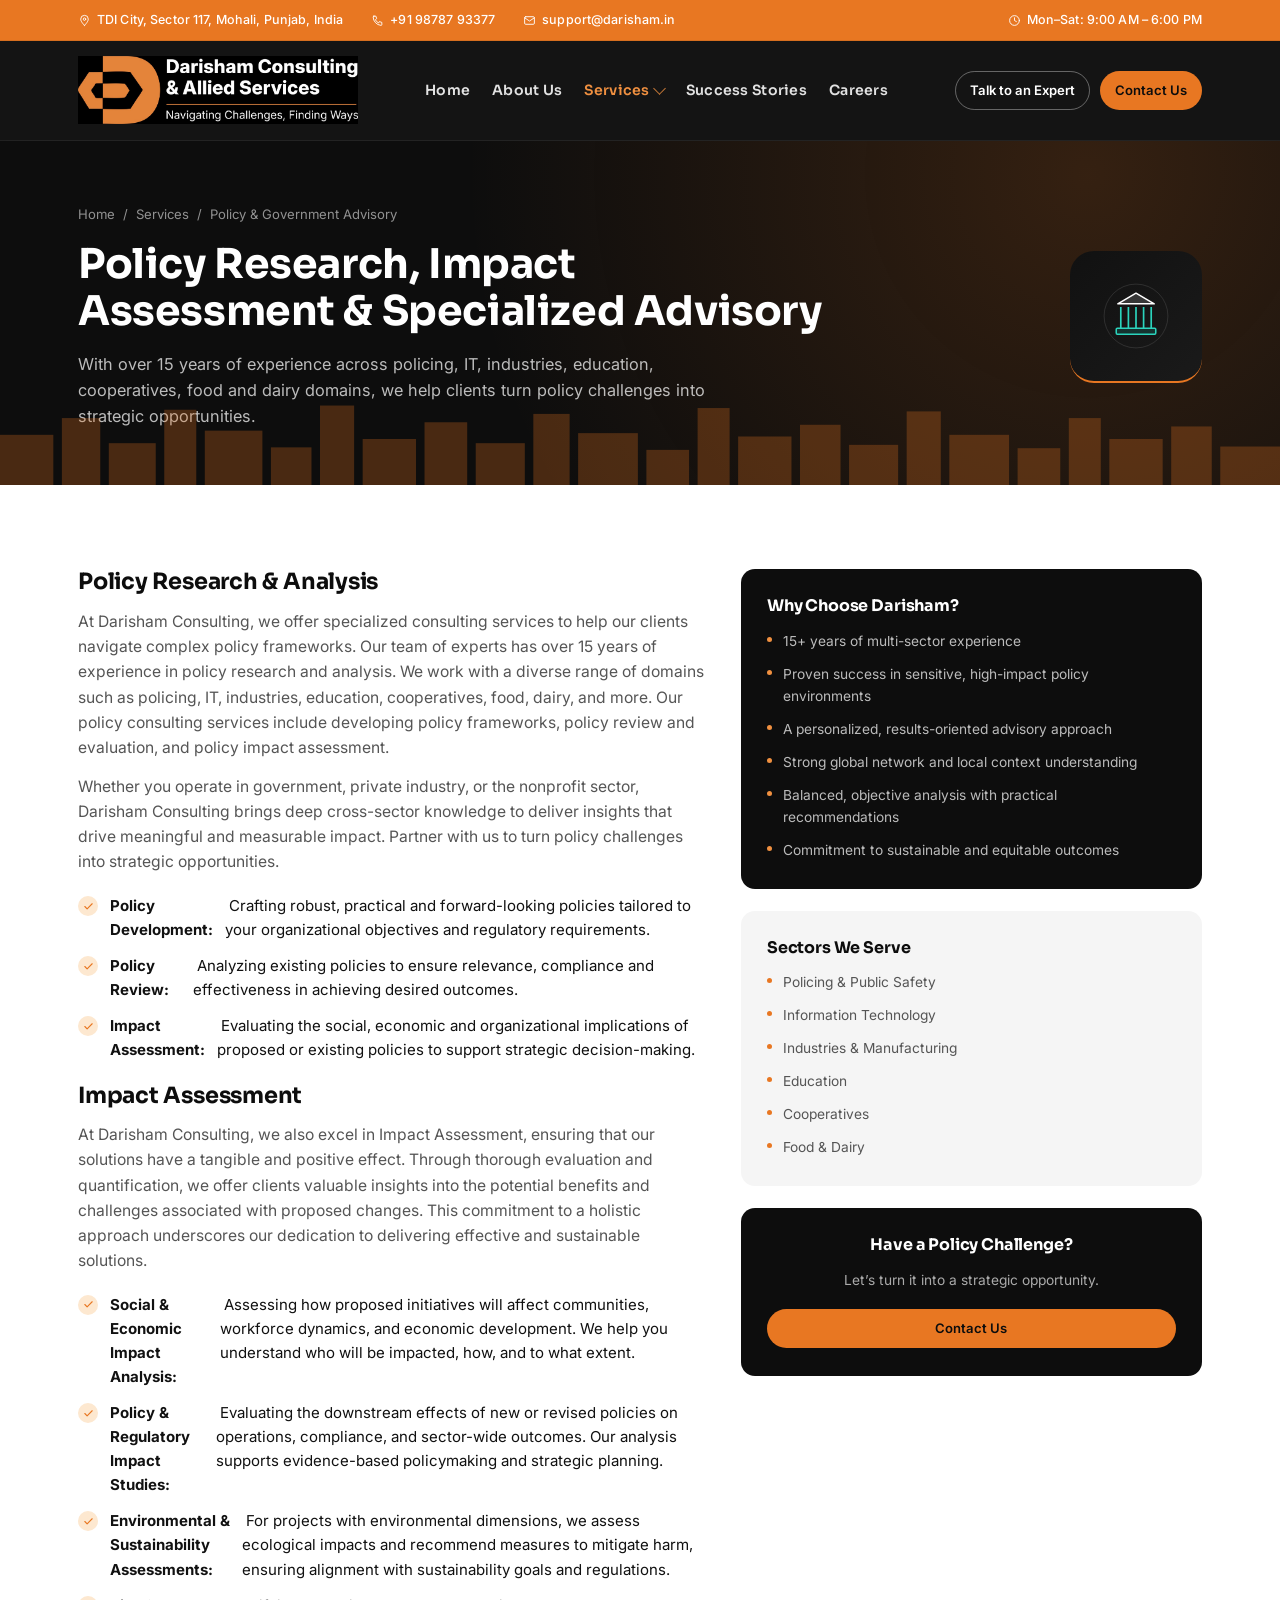
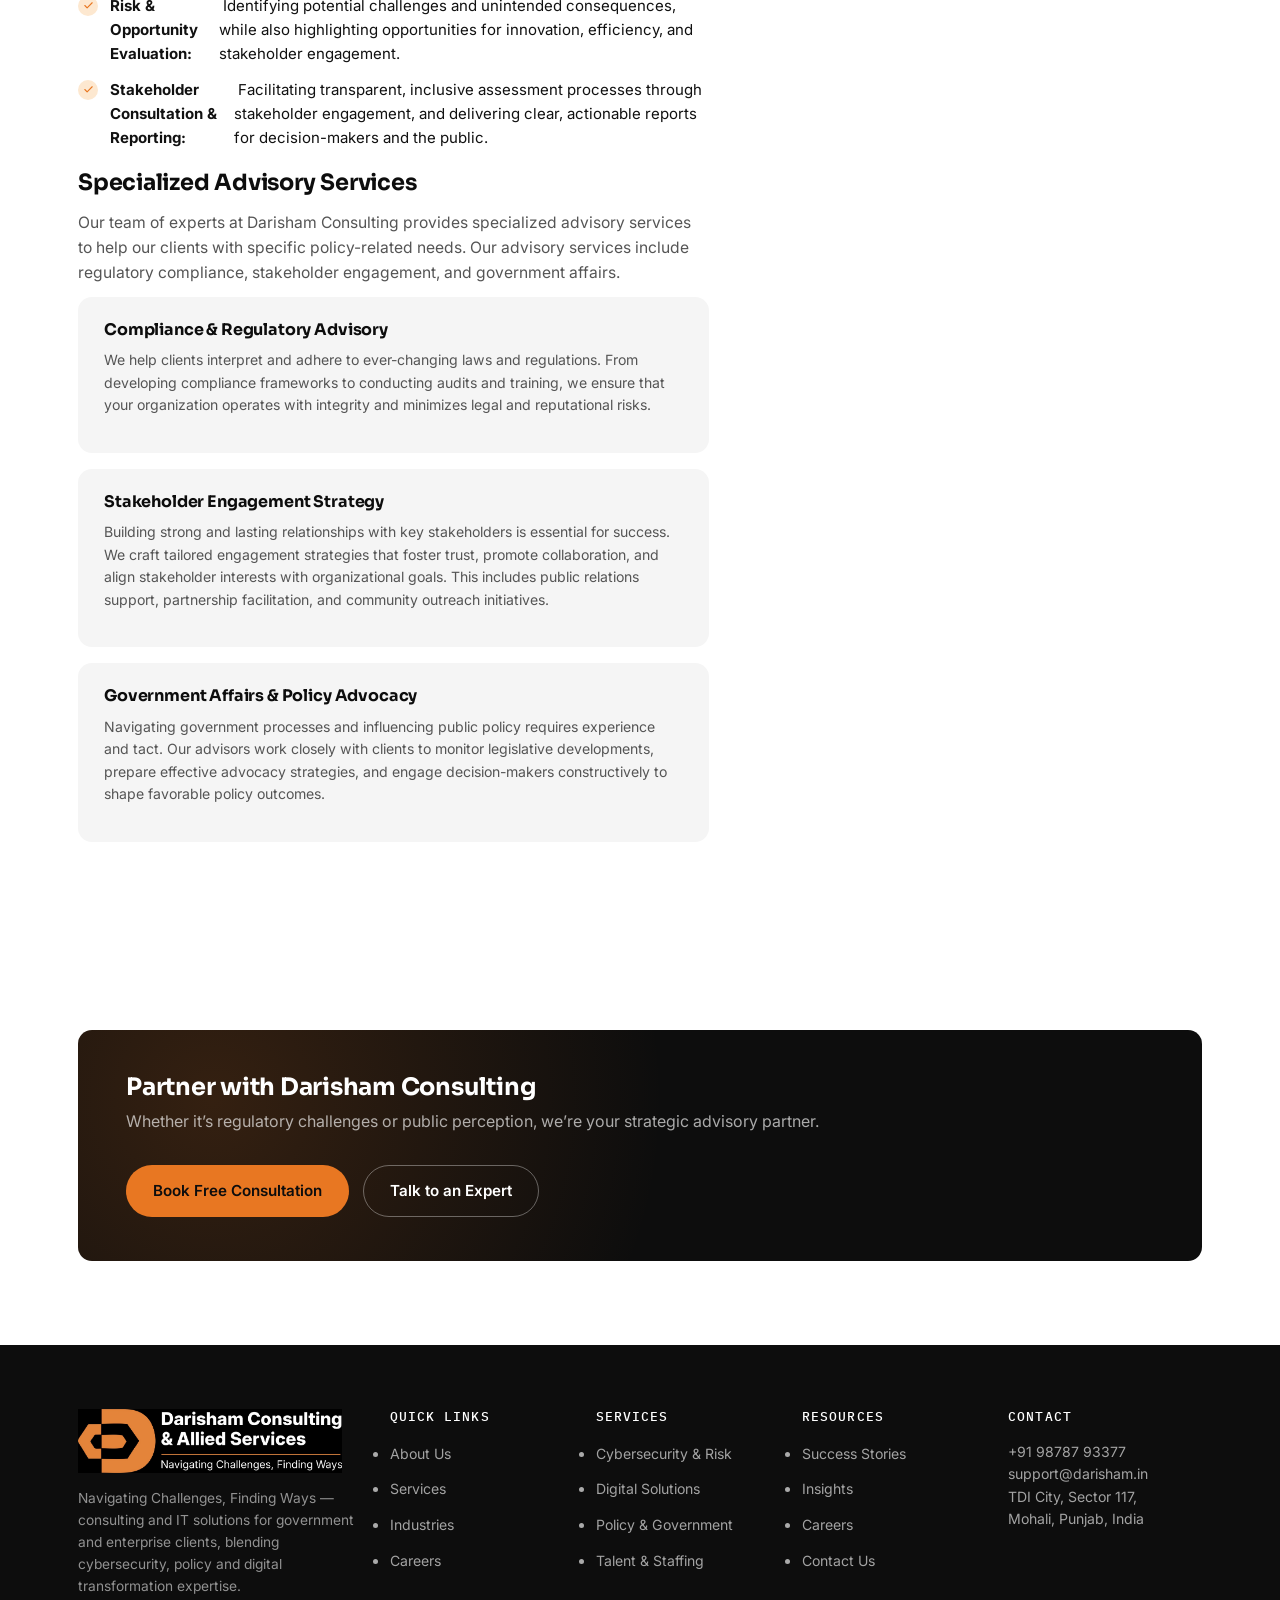
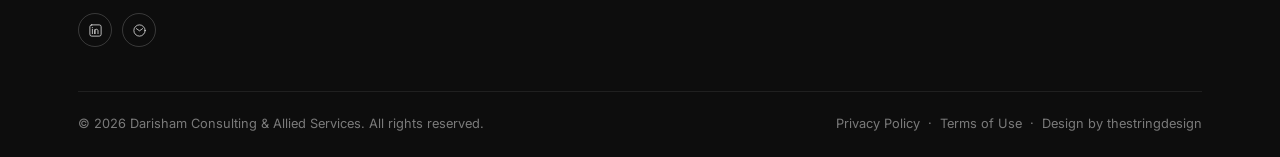
<file: services-policy-government.html>
<!DOCTYPE html>
<html lang="en">
<head>
<meta charset="UTF-8"/>
<meta name="viewport" content="width=device-width, initial-scale=1.0"/>
<title>Policy & Government Advisory | Darisham Consulting &amp; Allied Services</title>
<meta name="description" content="Policy development, review, impact assessment, compliance advisory and government affairs services from Darisham Consulting."/>
<link rel="preconnect" href="https://fonts.googleapis.com">
<link rel="preconnect" href="https://fonts.gstatic.com" crossorigin>
<link href="https://fonts.googleapis.com/css2?family=Sora:wght@500;600;700;800&family=Inter:wght@400;500;600;700&family=IBM+Plex+Mono:wght@400;500&display=swap" rel="stylesheet">
<link rel="stylesheet" href="assets/style.css"/>

</head>
<body>
<div class="topbar">
  <div class="wrap topbar-inner">
    <a href="https://maps.google.com/?q=TDI+City+Sector+117+Mohali+Punjab+India" target="_blank" rel="noopener" class="topbar-item">
      <svg viewBox="0 0 24 24" fill="none" stroke-width="1.7" stroke-linecap="round" stroke-linejoin="round"><path d="M12 21s7-6.5 7-11.5A7 7 0 105 9.5C5 14.5 12 21 12 21z"/><circle cx="12" cy="9.5" r="2.3"/></svg>
      TDI City, Sector 117, Mohali, Punjab, India
    </a>
    <a href="tel:+919878793377" class="topbar-item">
      <svg viewBox="0 0 24 24" fill="none" stroke-width="1.7" stroke-linecap="round" stroke-linejoin="round"><path d="M5 4h4l1.5 4.5L8 10.5a13 13 0 006 6l1.5-2.5L20 15.5v4a1.5 1.5 0 01-1.6 1.5A16 16 0 014 5.6 1.5 1.5 0 015.5 4z"/></svg>
      +91 98787 93377
    </a>
    <a href="mailto:support@darisham.in" class="topbar-item">
      <svg viewBox="0 0 24 24" fill="none" stroke-width="1.7" stroke-linecap="round" stroke-linejoin="round"><rect x="3" y="5" width="18" height="14" rx="2"/><path d="M3 7l9 6 9-6"/></svg>
      support@darisham.in
    </a>
    <span class="topbar-item topbar-hours">
      <svg viewBox="0 0 24 24" fill="none" stroke-width="1.7" stroke-linecap="round" stroke-linejoin="round"><circle cx="12" cy="12" r="9"/><path d="M12 7v5l3.5 2"/></svg>
      Mon&ndash;Sat: 9:00 AM &ndash; 6:00 PM
    </span>
  </div>
</div>
<header class="site-header">
  <div class="wrap header-row">
    <a href="index.html" class="brand">
      <span class="brand-logo-img"><img src="assets/images/darisham-logo.png" alt="Darisham Consulting &amp; Allied Services" class="brand-logo"/></span>
    </a>
    <nav class="nav">
      <ul class="nav-list"><li class=""><a href="index.html" class="nav-link">Home</a></li><li class=""><a href="about.html" class="nav-link">About Us</a></li><li class="active"><a href="services.html" class="nav-link">Services<span class="caret"></span></a><div class="dropdown"><a href="services-cybersecurity-risk.html"><strong>Cybersecurity & Risk Management</strong><span>VAPT, SOC, ERM & compliance</span></a><a href="services-digital-solutions.html"><strong>Digital Solutions & Enterprise Applications</strong><span>Jira, AI, portals & analytics</span></a><a href="services-policy-government.html"><strong>Policy & Government Advisory</strong><span>Policy, impact & advocacy</span></a><a href="services-staffing.html"><strong>Talent & Staffing Solutions</strong><span>Workforce planning & recruitment</span></a></div></li><li class=""><a href="success-stories.html" class="nav-link">Success Stories</a></li><li class=""><a href="careers.html" class="nav-link">Careers</a></li></ul>
    </nav>
    <div class="header-cta">
      <a href="contact.html" class="btn btn-ghost btn-sm">Talk to an Expert</a>
      <a href="contact.html" class="btn btn-primary btn-sm">Contact Us</a>
      <button class="nav-toggle" aria-label="Open menu"><span></span><span></span><span></span></button>
    </div>
  </div>
</header>
<div class="mobile-nav">
  <a href="index.html">Home</a><a href="about.html">About Us</a><a href="services.html">Services</a><div class="sub"><a href="services-cybersecurity-risk.html">Cybersecurity & Risk Management</a><a href="services-digital-solutions.html">Digital Solutions & Enterprise Applications</a><a href="services-policy-government.html">Policy & Government Advisory</a><a href="services-staffing.html">Talent & Staffing Solutions</a></div><a href="success-stories.html">Success Stories</a><a href="careers.html">Careers</a>
  <a href="contact.html" class="btn btn-primary">Contact Us</a>
</div>
<section class="page-hero">
  <div class="wrap hero-flex">
    <div>
      <div class="crumb"><a href="index.html">Home</a> &nbsp;/&nbsp; <a href="services.html">Services</a> &nbsp;/&nbsp; Policy &amp; Government Advisory</div>
      <h1>Policy Research, Impact Assessment &amp; Specialized Advisory</h1>
      <p>With over 15 years of experience across policing, IT, industries, education, cooperatives, food and dairy domains, we help clients turn policy challenges into strategic opportunities.</p>
    </div>
    <div class="hero-icon-panel cv-policy"><svg viewBox="0 0 100 100" fill="none" xmlns="http://www.w3.org/2000/svg">
      <circle cx="50" cy="50" r="42" stroke="rgba(255,255,255,0.15)"/>
      <path d="M50 20l24 14H26l24-14z" fill="rgba(255,255,255,0.14)" stroke="#ffffff" stroke-width="2" stroke-linejoin="round"/>
      <path d="M30 38v28M40 38v28M50 38v28M60 38v28M70 38v28" stroke="#2bd4bd" stroke-width="2.2"/>
      <rect x="24" y="66" width="52" height="8" rx="1.5" fill="rgba(20,184,166,0.18)" stroke="#2bd4bd" stroke-width="2"/>
    </svg></div>
  </div>
  <div class="page-hero-skyline"><svg viewBox="0 0 1200 110" preserveAspectRatio="none" xmlns="http://www.w3.org/2000/svg">
  <g fill="#E87722" opacity="0.5">
    <rect x="0" y="50" width="50" height="60"/>
    <rect x="58" y="30" width="36" height="80"/>
    <rect x="102" y="60" width="44" height="50"/>
    <rect x="154" y="20" width="30" height="90"/>
    <rect x="192" y="45" width="54" height="65"/>
    <rect x="254" y="65" width="38" height="45"/>
    <rect x="300" y="15" width="32" height="95"/>
    <rect x="340" y="55" width="50" height="55"/>
    <rect x="398" y="35" width="40" height="75"/>
    <rect x="446" y="60" width="46" height="50"/>
    <rect x="500" y="25" width="34" height="85"/>
    <rect x="542" y="48" width="56" height="62"/>
    <rect x="606" y="68" width="40" height="42"/>
    <rect x="654" y="18" width="30" height="92"/>
    <rect x="692" y="52" width="50" height="58"/>
    <rect x="750" y="38" width="38" height="72"/>
    <rect x="796" y="62" width="46" height="48"/>
    <rect x="850" y="22" width="32" height="88"/>
    <rect x="890" y="50" width="56" height="60"/>
    <rect x="954" y="66" width="40" height="44"/>
    <rect x="1002" y="30" width="30" height="80"/>
    <rect x="1040" y="55" width="50" height="55"/>
    <rect x="1098" y="40" width="38" height="70"/>
    <rect x="1144" y="64" width="56" height="46"/>
  </g>
</svg></div>
</section><section class="section">
  <div class="wrap">
    <div class="detail-flex">
      <div>

<div class="detail-block reveal">
  <h2>Policy Research &amp; Analysis</h2>
  <p>At Darisham Consulting, we offer specialized consulting services to help our clients navigate complex policy frameworks. Our team of experts has over 15 years of experience in policy research and analysis. We work with a diverse range of domains such as policing, IT, industries, education, cooperatives, food, dairy, and more. Our policy consulting services include developing policy frameworks, policy review and evaluation, and policy impact assessment.</p>
  <p style="margin-top:14px;">Whether you operate in government, private industry, or the nonprofit sector, Darisham Consulting brings deep cross-sector knowledge to deliver insights that drive meaningful and measurable impact. Partner with us to turn policy challenges into strategic opportunities.</p>
  <ul class="detail-list" style="margin-top:20px;">
    <li><span class="tick"><svg viewBox="0 0 24 24" fill="none" stroke-width="2.4" stroke-linecap="round" stroke-linejoin="round"><polyline points="4 12 9 17 20 6"/></svg></span><b>Policy Development:</b>&nbsp;Crafting robust, practical and forward-looking policies tailored to your organizational objectives and regulatory requirements.</li>
    <li><span class="tick"><svg viewBox="0 0 24 24" fill="none" stroke-width="2.4" stroke-linecap="round" stroke-linejoin="round"><polyline points="4 12 9 17 20 6"/></svg></span><b>Policy Review:</b>&nbsp;Analyzing existing policies to ensure relevance, compliance and effectiveness in achieving desired outcomes.</li>
    <li><span class="tick"><svg viewBox="0 0 24 24" fill="none" stroke-width="2.4" stroke-linecap="round" stroke-linejoin="round"><polyline points="4 12 9 17 20 6"/></svg></span><b>Impact Assessment:</b>&nbsp;Evaluating the social, economic and organizational implications of proposed or existing policies to support strategic decision-making.</li>
  </ul>
</div>

<div class="detail-block reveal">
  <h2>Impact Assessment</h2>
  <p>At Darisham Consulting, we also excel in Impact Assessment, ensuring that our solutions have a tangible and positive effect. Through thorough evaluation and quantification, we offer clients valuable insights into the potential benefits and challenges associated with proposed changes. This commitment to a holistic approach underscores our dedication to delivering effective and sustainable solutions.</p>
  <ul class="detail-list" style="margin-top:20px;">
    <li><span class="tick"><svg viewBox="0 0 24 24" fill="none" stroke-width="2.4" stroke-linecap="round" stroke-linejoin="round"><polyline points="4 12 9 17 20 6"/></svg></span><b>Social &amp; Economic Impact Analysis:</b>&nbsp;Assessing how proposed initiatives will affect communities, workforce dynamics, and economic development. We help you understand who will be impacted, how, and to what extent.</li>
    <li><span class="tick"><svg viewBox="0 0 24 24" fill="none" stroke-width="2.4" stroke-linecap="round" stroke-linejoin="round"><polyline points="4 12 9 17 20 6"/></svg></span><b>Policy &amp; Regulatory Impact Studies:</b>&nbsp;Evaluating the downstream effects of new or revised policies on operations, compliance, and sector-wide outcomes. Our analysis supports evidence-based policymaking and strategic planning.</li>
    <li><span class="tick"><svg viewBox="0 0 24 24" fill="none" stroke-width="2.4" stroke-linecap="round" stroke-linejoin="round"><polyline points="4 12 9 17 20 6"/></svg></span><b>Environmental &amp; Sustainability Assessments:</b>&nbsp;For projects with environmental dimensions, we assess ecological impacts and recommend measures to mitigate harm, ensuring alignment with sustainability goals and regulations.</li>
    <li><span class="tick"><svg viewBox="0 0 24 24" fill="none" stroke-width="2.4" stroke-linecap="round" stroke-linejoin="round"><polyline points="4 12 9 17 20 6"/></svg></span><b>Risk &amp; Opportunity Evaluation:</b>&nbsp;Identifying potential challenges and unintended consequences, while also highlighting opportunities for innovation, efficiency, and stakeholder engagement.</li>
    <li><span class="tick"><svg viewBox="0 0 24 24" fill="none" stroke-width="2.4" stroke-linecap="round" stroke-linejoin="round"><polyline points="4 12 9 17 20 6"/></svg></span><b>Stakeholder Consultation &amp; Reporting:</b>&nbsp;Facilitating transparent, inclusive assessment processes through stakeholder engagement, and delivering clear, actionable reports for decision-makers and the public.</li>
  </ul>
</div>

<div class="detail-block reveal">
  <h2>Specialized Advisory Services</h2>
  <p>Our team of experts at Darisham Consulting provides specialized advisory services to help our clients with specific policy-related needs. Our advisory services include regulatory compliance, stakeholder engagement, and government affairs.</p>
  <div class="cap-card">
    <h4>Compliance &amp; Regulatory Advisory</h4>
    <p class="lead-text">We help clients interpret and adhere to ever-changing laws and regulations. From developing compliance frameworks to conducting audits and training, we ensure that your organization operates with integrity and minimizes legal and reputational risks.</p>
  </div>
  <div class="cap-card">
    <h4>Stakeholder Engagement Strategy</h4>
    <p class="lead-text">Building strong and lasting relationships with key stakeholders is essential for success. We craft tailored engagement strategies that foster trust, promote collaboration, and align stakeholder interests with organizational goals. This includes public relations support, partnership facilitation, and community outreach initiatives.</p>
  </div>
  <div class="cap-card">
    <h4>Government Affairs &amp; Policy Advocacy</h4>
    <p class="lead-text">Navigating government processes and influencing public policy requires experience and tact. Our advisors work closely with clients to monitor legislative developments, prepare effective advocacy strategies, and engage decision-makers constructively to shape favorable policy outcomes.</p>
  </div>
</div>

      </div>
      <div>

<div class="side-card reveal">
  <h4>Why Choose Darisham?</h4>
  <ul>
    <li>15+ years of multi-sector experience</li>
    <li>Proven success in sensitive, high-impact policy environments</li>
    <li>A personalized, results-oriented advisory approach</li>
    <li>Strong global network and local context understanding</li>
    <li>Balanced, objective analysis with practical recommendations</li>
    <li>Commitment to sustainable and equitable outcomes</li>
  </ul>
</div>
<div class="side-card light reveal">
  <h4>Sectors We Serve</h4>
  <ul>
    <li>Policing &amp; Public Safety</li>
    <li>Information Technology</li>
    <li>Industries &amp; Manufacturing</li>
    <li>Education</li>
    <li>Cooperatives</li>
    <li>Food &amp; Dairy</li>
  </ul>
</div>
<div class="side-card reveal" style="text-align:center;">
  <h4>Have a Policy Challenge?</h4>
  <p style="font-size:0.86rem;color:rgba(255,255,255,0.65);margin-bottom:18px;">Let&rsquo;s turn it into a strategic opportunity.</p>
  <a href="contact.html" class="btn btn-primary btn-sm" style="width:100%;justify-content:center;">Contact Us</a>
</div>

      </div>
    </div>
  </div>
</section><section class="section">
  <div class="wrap">
    <div class="cta-banner reveal">
      <div>
        <h3>Partner with Darisham Consulting</h3>
        <p>Whether it&rsquo;s regulatory challenges or public perception, we&rsquo;re your strategic advisory partner.</p>
      </div>
      <div class="cta-actions">
        <a href="contact.html" class="btn btn-primary">Book Free Consultation</a>
        <a href="contact.html" class="btn btn-ghost">Talk to an Expert</a>
      </div>
    </div>
  </div>
</section>
<footer class="site-footer">
  <div class="wrap">
    <div class="footer-grid">
      <div class="footer-brand">
        <a href="index.html" class="brand">
          <span class="brand-logo-img"><img src="assets/images/darisham-logo.png" alt="Darisham Consulting &amp; Allied Services" class="brand-logo"/></span>
        </a>
        <p class="about">Navigating Challenges, Finding Ways &mdash; consulting and IT solutions for government and enterprise clients, blending cybersecurity, policy and digital transformation expertise.</p>
        <div class="social-row">
          <a href="https://in.linkedin.com/in/darisham-consulting-8a51852a8" aria-label="LinkedIn"><svg viewBox="0 0 24 24" fill="none" stroke-width="1.6" stroke-linecap="round" stroke-linejoin="round"><rect x="3" y="3" width="18" height="18" rx="3"/><path d="M7 10v7M7 7.2v.1M11 17v-4.5c0-1.4 1-2.5 2.5-2.5s2.5 1.1 2.5 2.5V17M11 10.5V17"/></svg></a>
          <a href="mailto:support@darisham.in" aria-label="Email"><svg viewBox="0 0 24 24" fill="none" stroke-width="1.6" stroke-linecap="round" stroke-linejoin="round"><circle cx="12" cy="12" r="9"/><path d="M7 9l5 3.5L17 9"/></svg></a>
        </div>
      </div>
      <div class="footer-col">
        <h5>Quick Links</h5>
        <ul>
          <li><a href="about.html">About Us</a></li>
          <li><a href="services.html">Services</a></li>
          <li><a href="industries.html">Industries</a></li>
          <li><a href="careers.html">Careers</a></li>
        </ul>
      </div>
      <div class="footer-col">
        <h5>Services</h5>
        <ul>
          <li><a href="services-cybersecurity-risk.html">Cybersecurity &amp; Risk</a></li>
          <li><a href="services-digital-solutions.html">Digital Solutions</a></li>
          <li><a href="services-policy-government.html">Policy &amp; Government</a></li>
          <li><a href="services-staffing.html">Talent &amp; Staffing</a></li>
        </ul>
      </div>
      <div class="footer-col">
        <h5>Resources</h5>
        <ul>
          <li><a href="success-stories.html">Success Stories</a></li>
          <li><a href="insights.html">Insights</a></li>
          <li><a href="careers.html">Careers</a></li>
          <li><a href="contact.html">Contact Us</a></li>
        </ul>
      </div>
      <div class="footer-col">
        <h5>Contact</h5>
        <p class="contact-line">+91 98787 93377</p>
        <p class="contact-line">support@darisham.in</p>
        <p class="contact-line">TDI City, Sector 117,<br/>Mohali, Punjab, India</p>
      </div>
    </div>
    <div class="footer-bottom">
      <span>&copy; 2026 Darisham Consulting &amp; Allied Services. All rights reserved.</span>
      <span><a href="contact.html">Privacy Policy</a> &nbsp;&middot;&nbsp; <a href="contact.html">Terms of Use</a> &nbsp;&middot;&nbsp; Design by <a href="https://web.thestringdesign.in/" target="_blank" rel="noopener">thestringdesign</a></span>
    </div>
  </div>
</footer>
<script src="assets/script.js"></script>
</body>
</html>
</file>
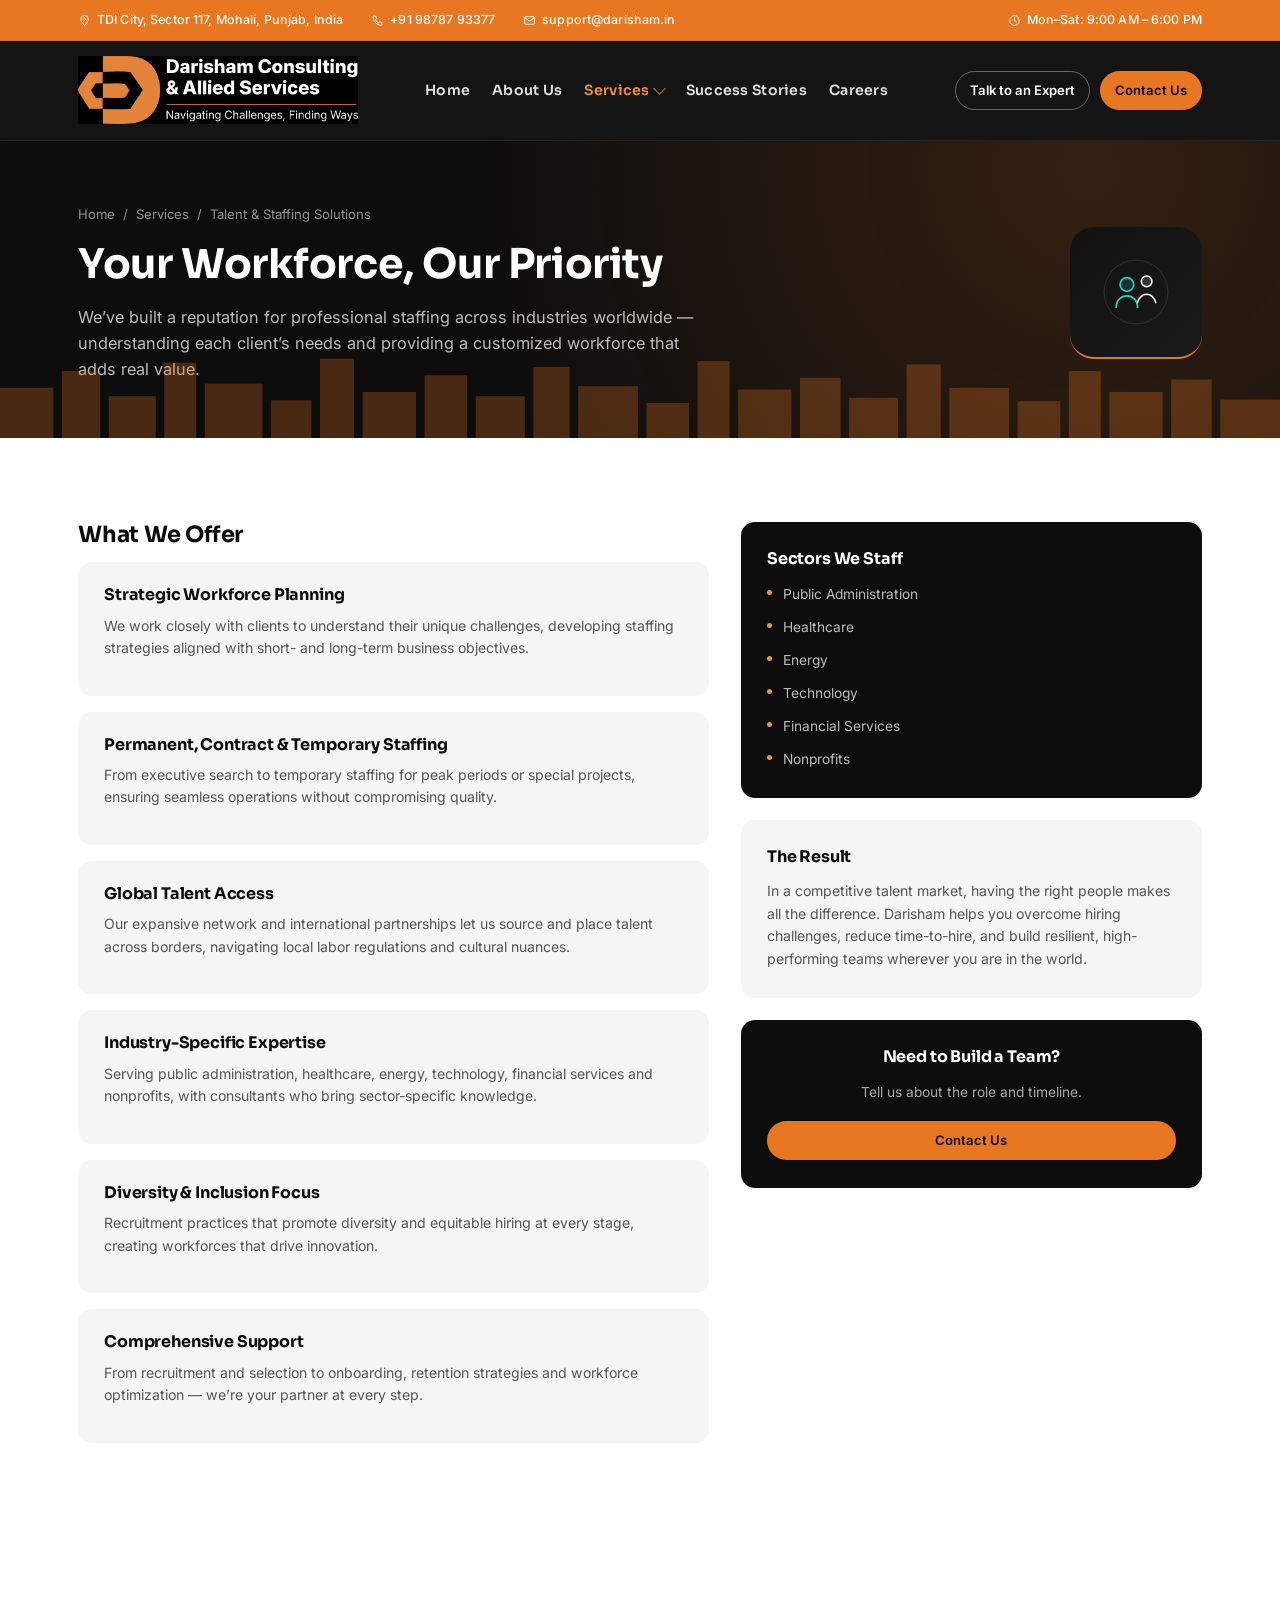
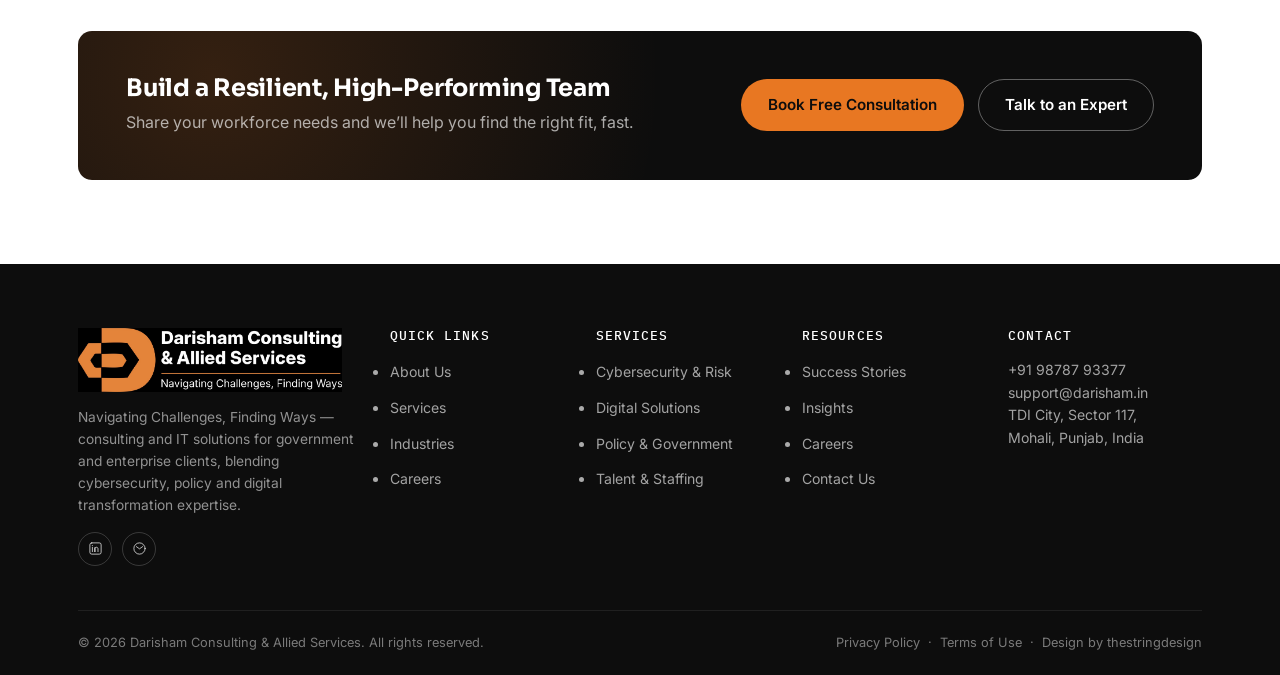
<file: services-staffing.html>
<!DOCTYPE html>
<html lang="en">
<head>
<meta charset="UTF-8"/>
<meta name="viewport" content="width=device-width, initial-scale=1.0"/>
<title>Talent & Staffing Solutions | Darisham Consulting &amp; Allied Services</title>
<meta name="description" content="Strategic workforce planning, permanent and contract staffing, and global talent access from Darisham Consulting."/>
<link rel="preconnect" href="https://fonts.googleapis.com">
<link rel="preconnect" href="https://fonts.gstatic.com" crossorigin>
<link href="https://fonts.googleapis.com/css2?family=Sora:wght@500;600;700;800&family=Inter:wght@400;500;600;700&family=IBM+Plex+Mono:wght@400;500&display=swap" rel="stylesheet">
<link rel="stylesheet" href="assets/style.css"/>

</head>
<body>
<div class="topbar">
  <div class="wrap topbar-inner">
    <a href="https://maps.google.com/?q=TDI+City+Sector+117+Mohali+Punjab+India" target="_blank" rel="noopener" class="topbar-item">
      <svg viewBox="0 0 24 24" fill="none" stroke-width="1.7" stroke-linecap="round" stroke-linejoin="round"><path d="M12 21s7-6.5 7-11.5A7 7 0 105 9.5C5 14.5 12 21 12 21z"/><circle cx="12" cy="9.5" r="2.3"/></svg>
      TDI City, Sector 117, Mohali, Punjab, India
    </a>
    <a href="tel:+919878793377" class="topbar-item">
      <svg viewBox="0 0 24 24" fill="none" stroke-width="1.7" stroke-linecap="round" stroke-linejoin="round"><path d="M5 4h4l1.5 4.5L8 10.5a13 13 0 006 6l1.5-2.5L20 15.5v4a1.5 1.5 0 01-1.6 1.5A16 16 0 014 5.6 1.5 1.5 0 015.5 4z"/></svg>
      +91 98787 93377
    </a>
    <a href="mailto:support@darisham.in" class="topbar-item">
      <svg viewBox="0 0 24 24" fill="none" stroke-width="1.7" stroke-linecap="round" stroke-linejoin="round"><rect x="3" y="5" width="18" height="14" rx="2"/><path d="M3 7l9 6 9-6"/></svg>
      support@darisham.in
    </a>
    <span class="topbar-item topbar-hours">
      <svg viewBox="0 0 24 24" fill="none" stroke-width="1.7" stroke-linecap="round" stroke-linejoin="round"><circle cx="12" cy="12" r="9"/><path d="M12 7v5l3.5 2"/></svg>
      Mon&ndash;Sat: 9:00 AM &ndash; 6:00 PM
    </span>
  </div>
</div>
<header class="site-header">
  <div class="wrap header-row">
    <a href="index.html" class="brand">
      <span class="brand-logo-img"><img src="assets/images/darisham-logo.png" alt="Darisham Consulting &amp; Allied Services" class="brand-logo"/></span>
    </a>
    <nav class="nav">
      <ul class="nav-list"><li class=""><a href="index.html" class="nav-link">Home</a></li><li class=""><a href="about.html" class="nav-link">About Us</a></li><li class="active"><a href="services.html" class="nav-link">Services<span class="caret"></span></a><div class="dropdown"><a href="services-cybersecurity-risk.html"><strong>Cybersecurity & Risk Management</strong><span>VAPT, SOC, ERM & compliance</span></a><a href="services-digital-solutions.html"><strong>Digital Solutions & Enterprise Applications</strong><span>Jira, AI, portals & analytics</span></a><a href="services-policy-government.html"><strong>Policy & Government Advisory</strong><span>Policy, impact & advocacy</span></a><a href="services-staffing.html"><strong>Talent & Staffing Solutions</strong><span>Workforce planning & recruitment</span></a></div></li><li class=""><a href="success-stories.html" class="nav-link">Success Stories</a></li><li class=""><a href="careers.html" class="nav-link">Careers</a></li></ul>
    </nav>
    <div class="header-cta">
      <a href="contact.html" class="btn btn-ghost btn-sm">Talk to an Expert</a>
      <a href="contact.html" class="btn btn-primary btn-sm">Contact Us</a>
      <button class="nav-toggle" aria-label="Open menu"><span></span><span></span><span></span></button>
    </div>
  </div>
</header>
<div class="mobile-nav">
  <a href="index.html">Home</a><a href="about.html">About Us</a><a href="services.html">Services</a><div class="sub"><a href="services-cybersecurity-risk.html">Cybersecurity & Risk Management</a><a href="services-digital-solutions.html">Digital Solutions & Enterprise Applications</a><a href="services-policy-government.html">Policy & Government Advisory</a><a href="services-staffing.html">Talent & Staffing Solutions</a></div><a href="success-stories.html">Success Stories</a><a href="careers.html">Careers</a>
  <a href="contact.html" class="btn btn-primary">Contact Us</a>
</div>
<section class="page-hero">
  <div class="wrap hero-flex">
    <div>
      <div class="crumb"><a href="index.html">Home</a> &nbsp;/&nbsp; <a href="services.html">Services</a> &nbsp;/&nbsp; Talent &amp; Staffing Solutions</div>
      <h1>Your Workforce, Our Priority</h1>
      <p>We&rsquo;ve built a reputation for professional staffing across industries worldwide &mdash; understanding each client&rsquo;s needs and providing a customized workforce that adds real value.</p>
    </div>
    <div class="hero-icon-panel cv-staff"><svg viewBox="0 0 100 100" fill="none" xmlns="http://www.w3.org/2000/svg">
      <circle cx="50" cy="50" r="42" stroke="rgba(255,255,255,0.15)"/>
      <circle cx="38" cy="40" r="9" fill="rgba(20,184,166,0.18)" stroke="#2bd4bd" stroke-width="2.2"/>
      <path d="M24 70c0-9 6.3-15 14-15s14 6 14 15" stroke="#2bd4bd" stroke-width="2.2" fill="none" stroke-linecap="round"/>
      <circle cx="64" cy="36" r="7" fill="rgba(255,255,255,0.14)" stroke="#ffffff" stroke-width="2"/>
      <path d="M52 64c1.6-6.6 6.7-11 12-11s10.4 4.4 12 11" stroke="#ffffff" stroke-width="2" fill="none" stroke-linecap="round"/>
    </svg></div>
  </div>
  <div class="page-hero-skyline"><svg viewBox="0 0 1200 110" preserveAspectRatio="none" xmlns="http://www.w3.org/2000/svg">
  <g fill="#E87722" opacity="0.5">
    <rect x="0" y="50" width="50" height="60"/>
    <rect x="58" y="30" width="36" height="80"/>
    <rect x="102" y="60" width="44" height="50"/>
    <rect x="154" y="20" width="30" height="90"/>
    <rect x="192" y="45" width="54" height="65"/>
    <rect x="254" y="65" width="38" height="45"/>
    <rect x="300" y="15" width="32" height="95"/>
    <rect x="340" y="55" width="50" height="55"/>
    <rect x="398" y="35" width="40" height="75"/>
    <rect x="446" y="60" width="46" height="50"/>
    <rect x="500" y="25" width="34" height="85"/>
    <rect x="542" y="48" width="56" height="62"/>
    <rect x="606" y="68" width="40" height="42"/>
    <rect x="654" y="18" width="30" height="92"/>
    <rect x="692" y="52" width="50" height="58"/>
    <rect x="750" y="38" width="38" height="72"/>
    <rect x="796" y="62" width="46" height="48"/>
    <rect x="850" y="22" width="32" height="88"/>
    <rect x="890" y="50" width="56" height="60"/>
    <rect x="954" y="66" width="40" height="44"/>
    <rect x="1002" y="30" width="30" height="80"/>
    <rect x="1040" y="55" width="50" height="55"/>
    <rect x="1098" y="40" width="38" height="70"/>
    <rect x="1144" y="64" width="56" height="46"/>
  </g>
</svg></div>
</section><section class="section">
  <div class="wrap">
    <div class="detail-flex">
      <div>
<div class="detail-block reveal">
  <h2>What We Offer</h2>
  <div class="cap-card">
    <h4>Strategic Workforce Planning</h4>
    <p class="lead-text">We work closely with clients to understand their unique challenges, developing staffing strategies aligned with short- and long-term business objectives.</p>
  </div>
  <div class="cap-card">
    <h4>Permanent, Contract &amp; Temporary Staffing</h4>
    <p class="lead-text">From executive search to temporary staffing for peak periods or special projects, ensuring seamless operations without compromising quality.</p>
  </div>
  <div class="cap-card">
    <h4>Global Talent Access</h4>
    <p class="lead-text">Our expansive network and international partnerships let us source and place talent across borders, navigating local labor regulations and cultural nuances.</p>
  </div>
  <div class="cap-card">
    <h4>Industry-Specific Expertise</h4>
    <p class="lead-text">Serving public administration, healthcare, energy, technology, financial services and nonprofits, with consultants who bring sector-specific knowledge.</p>
  </div>
  <div class="cap-card">
    <h4>Diversity &amp; Inclusion Focus</h4>
    <p class="lead-text">Recruitment practices that promote diversity and equitable hiring at every stage, creating workforces that drive innovation.</p>
  </div>
  <div class="cap-card">
    <h4>Comprehensive Support</h4>
    <p class="lead-text">From recruitment and selection to onboarding, retention strategies and workforce optimization &mdash; we&rsquo;re your partner at every step.</p>
  </div>
</div></div>
      <div>
<div class="side-card reveal">
  <h4>Sectors We Staff</h4>
  <ul>
    <li>Public Administration</li>
    <li>Healthcare</li>
    <li>Energy</li>
    <li>Technology</li>
    <li>Financial Services</li>
    <li>Nonprofits</li>
  </ul>
</div>
<div class="side-card light reveal">
  <h4>The Result</h4>
  <p style="font-size:0.88rem;color:var(--slate);">In a competitive talent market, having the right people makes all the difference. Darisham helps you overcome hiring challenges, reduce time-to-hire, and build resilient, high-performing teams wherever you are in the world.</p>
</div>
<div class="side-card reveal" style="text-align:center;">
  <h4>Need to Build a Team?</h4>
  <p style="font-size:0.86rem;color:rgba(255,255,255,0.65);margin-bottom:18px;">Tell us about the role and timeline.</p>
  <a href="contact.html" class="btn btn-primary btn-sm" style="width:100%;justify-content:center;">Contact Us</a>
</div></div>
    </div>
  </div>
</section><section class="section">
  <div class="wrap">
    <div class="cta-banner reveal">
      <div>
        <h3>Build a Resilient, High-Performing Team</h3>
        <p>Share your workforce needs and we&rsquo;ll help you find the right fit, fast.</p>
      </div>
      <div class="cta-actions">
        <a href="contact.html" class="btn btn-primary">Book Free Consultation</a>
        <a href="contact.html" class="btn btn-ghost">Talk to an Expert</a>
      </div>
    </div>
  </div>
</section>
<footer class="site-footer">
  <div class="wrap">
    <div class="footer-grid">
      <div class="footer-brand">
        <a href="index.html" class="brand">
          <span class="brand-logo-img"><img src="assets/images/darisham-logo.png" alt="Darisham Consulting &amp; Allied Services" class="brand-logo"/></span>
        </a>
        <p class="about">Navigating Challenges, Finding Ways &mdash; consulting and IT solutions for government and enterprise clients, blending cybersecurity, policy and digital transformation expertise.</p>
        <div class="social-row">
          <a href="https://in.linkedin.com/in/darisham-consulting-8a51852a8" aria-label="LinkedIn"><svg viewBox="0 0 24 24" fill="none" stroke-width="1.6" stroke-linecap="round" stroke-linejoin="round"><rect x="3" y="3" width="18" height="18" rx="3"/><path d="M7 10v7M7 7.2v.1M11 17v-4.5c0-1.4 1-2.5 2.5-2.5s2.5 1.1 2.5 2.5V17M11 10.5V17"/></svg></a>
          <a href="mailto:support@darisham.in" aria-label="Email"><svg viewBox="0 0 24 24" fill="none" stroke-width="1.6" stroke-linecap="round" stroke-linejoin="round"><circle cx="12" cy="12" r="9"/><path d="M7 9l5 3.5L17 9"/></svg></a>
        </div>
      </div>
      <div class="footer-col">
        <h5>Quick Links</h5>
        <ul>
          <li><a href="about.html">About Us</a></li>
          <li><a href="services.html">Services</a></li>
          <li><a href="industries.html">Industries</a></li>
          <li><a href="careers.html">Careers</a></li>
        </ul>
      </div>
      <div class="footer-col">
        <h5>Services</h5>
        <ul>
          <li><a href="services-cybersecurity-risk.html">Cybersecurity &amp; Risk</a></li>
          <li><a href="services-digital-solutions.html">Digital Solutions</a></li>
          <li><a href="services-policy-government.html">Policy &amp; Government</a></li>
          <li><a href="services-staffing.html">Talent &amp; Staffing</a></li>
        </ul>
      </div>
      <div class="footer-col">
        <h5>Resources</h5>
        <ul>
          <li><a href="success-stories.html">Success Stories</a></li>
          <li><a href="insights.html">Insights</a></li>
          <li><a href="careers.html">Careers</a></li>
          <li><a href="contact.html">Contact Us</a></li>
        </ul>
      </div>
      <div class="footer-col">
        <h5>Contact</h5>
        <p class="contact-line">+91 98787 93377</p>
        <p class="contact-line">support@darisham.in</p>
        <p class="contact-line">TDI City, Sector 117,<br/>Mohali, Punjab, India</p>
      </div>
    </div>
    <div class="footer-bottom">
      <span>&copy; 2026 Darisham Consulting &amp; Allied Services. All rights reserved.</span>
      <span><a href="contact.html">Privacy Policy</a> &nbsp;&middot;&nbsp; <a href="contact.html">Terms of Use</a> &nbsp;&middot;&nbsp; Design by <a href="https://web.thestringdesign.in/" target="_blank" rel="noopener">thestringdesign</a></span>
    </div>
  </div>
</footer>
<script src="assets/script.js"></script>
</body>
</html>
</file>
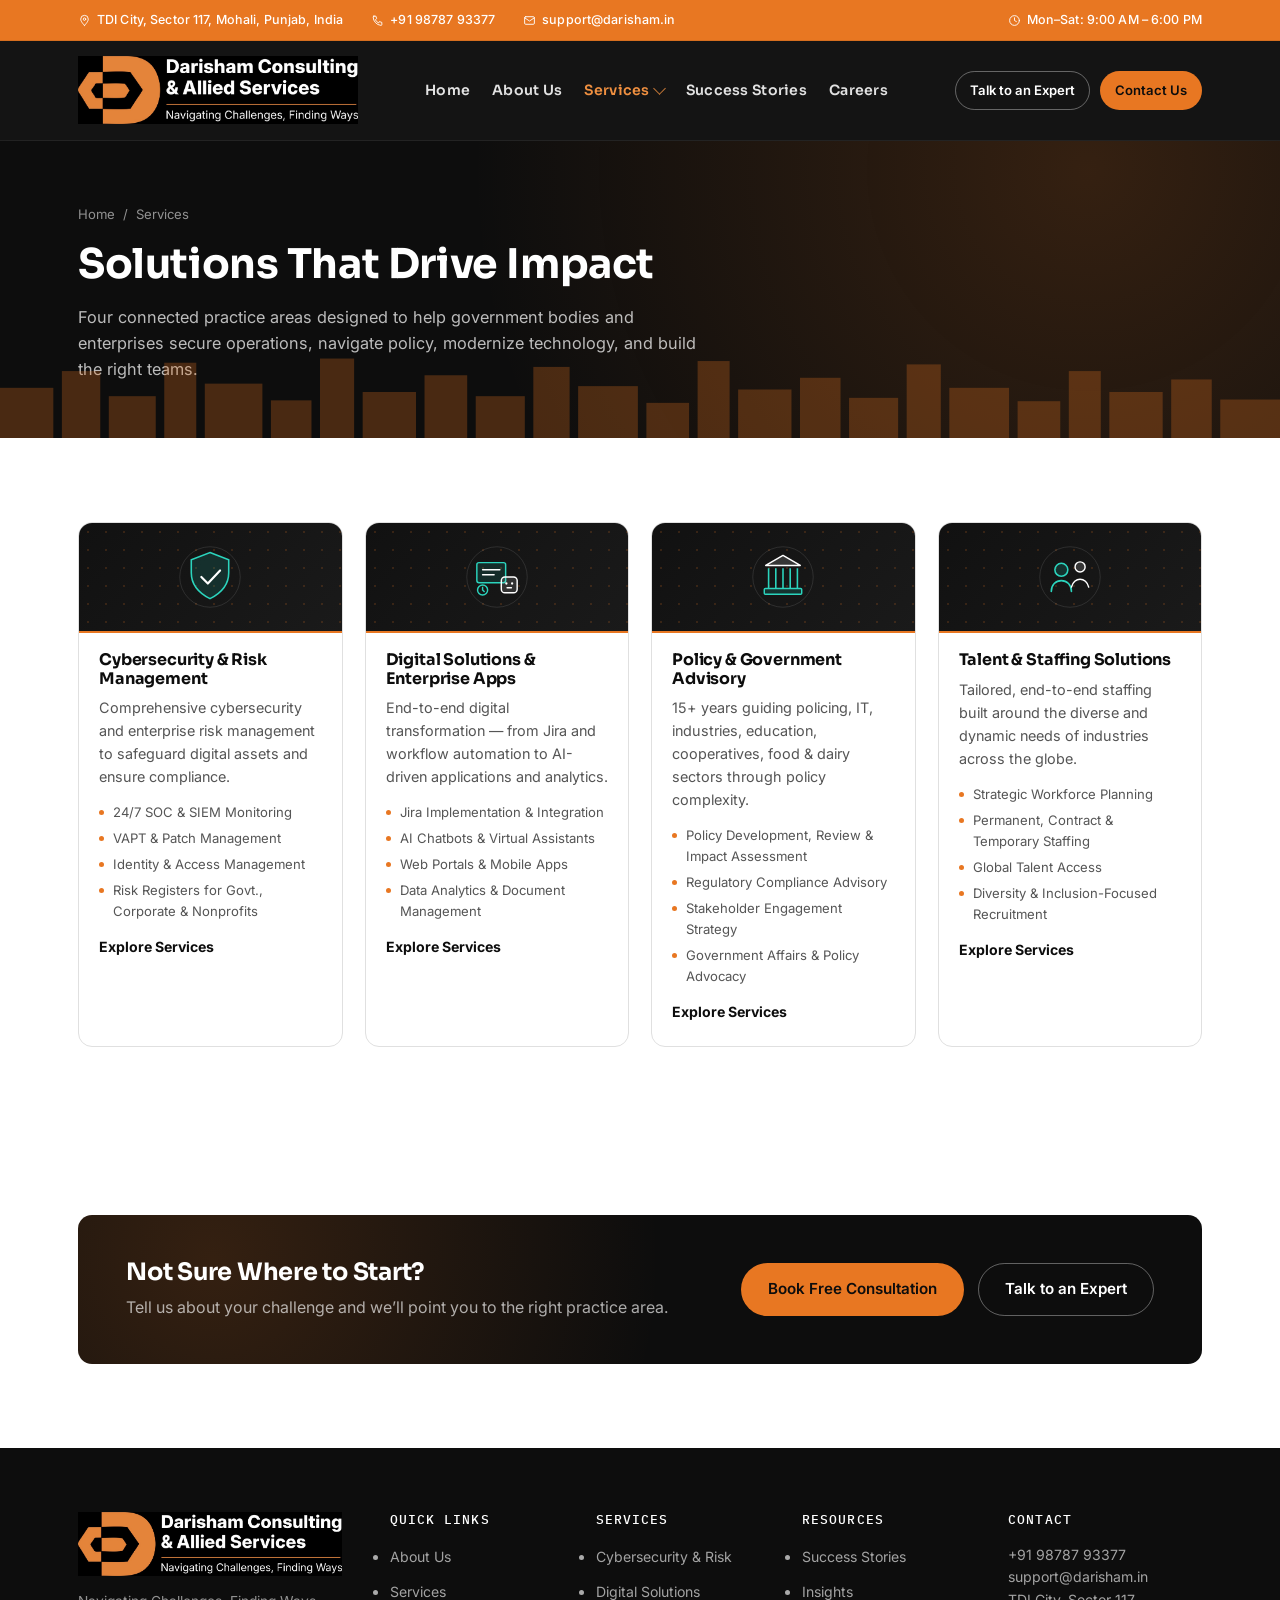
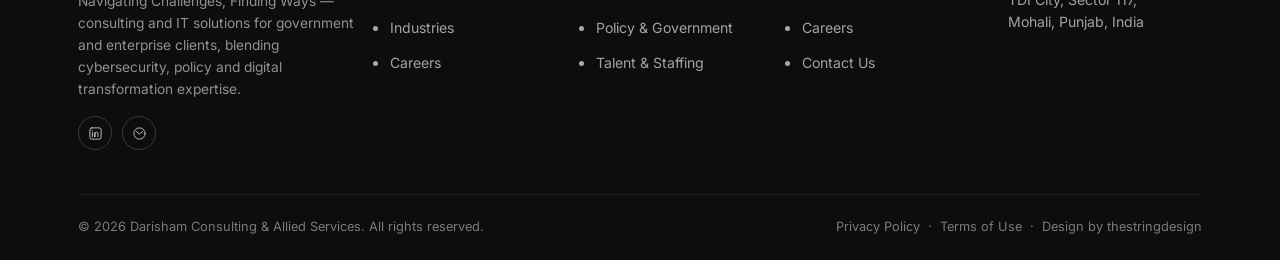
<file: services.html>
<!DOCTYPE html>
<html lang="en">
<head>
<meta charset="UTF-8"/>
<meta name="viewport" content="width=device-width, initial-scale=1.0"/>
<title>Services | Darisham Consulting &amp; Allied Services</title>
<meta name="description" content="Explore Darisham Consulting's four practice areas: cybersecurity & risk, digital solutions, policy & government advisory, and staffing."/>
<link rel="preconnect" href="https://fonts.googleapis.com">
<link rel="preconnect" href="https://fonts.gstatic.com" crossorigin>
<link href="https://fonts.googleapis.com/css2?family=Sora:wght@500;600;700;800&family=Inter:wght@400;500;600;700&family=IBM+Plex+Mono:wght@400;500&display=swap" rel="stylesheet">
<link rel="stylesheet" href="assets/style.css"/>

</head>
<body>
<div class="topbar">
  <div class="wrap topbar-inner">
    <a href="https://maps.google.com/?q=TDI+City+Sector+117+Mohali+Punjab+India" target="_blank" rel="noopener" class="topbar-item">
      <svg viewBox="0 0 24 24" fill="none" stroke-width="1.7" stroke-linecap="round" stroke-linejoin="round"><path d="M12 21s7-6.5 7-11.5A7 7 0 105 9.5C5 14.5 12 21 12 21z"/><circle cx="12" cy="9.5" r="2.3"/></svg>
      TDI City, Sector 117, Mohali, Punjab, India
    </a>
    <a href="tel:+919878793377" class="topbar-item">
      <svg viewBox="0 0 24 24" fill="none" stroke-width="1.7" stroke-linecap="round" stroke-linejoin="round"><path d="M5 4h4l1.5 4.5L8 10.5a13 13 0 006 6l1.5-2.5L20 15.5v4a1.5 1.5 0 01-1.6 1.5A16 16 0 014 5.6 1.5 1.5 0 015.5 4z"/></svg>
      +91 98787 93377
    </a>
    <a href="mailto:support@darisham.in" class="topbar-item">
      <svg viewBox="0 0 24 24" fill="none" stroke-width="1.7" stroke-linecap="round" stroke-linejoin="round"><rect x="3" y="5" width="18" height="14" rx="2"/><path d="M3 7l9 6 9-6"/></svg>
      support@darisham.in
    </a>
    <span class="topbar-item topbar-hours">
      <svg viewBox="0 0 24 24" fill="none" stroke-width="1.7" stroke-linecap="round" stroke-linejoin="round"><circle cx="12" cy="12" r="9"/><path d="M12 7v5l3.5 2"/></svg>
      Mon&ndash;Sat: 9:00 AM &ndash; 6:00 PM
    </span>
  </div>
</div>
<header class="site-header">
  <div class="wrap header-row">
    <a href="index.html" class="brand">
      <span class="brand-logo-img"><img src="assets/images/darisham-logo.png" alt="Darisham Consulting &amp; Allied Services" class="brand-logo"/></span>
    </a>
    <nav class="nav">
      <ul class="nav-list"><li class=""><a href="index.html" class="nav-link">Home</a></li><li class=""><a href="about.html" class="nav-link">About Us</a></li><li class="active"><a href="services.html" class="nav-link">Services<span class="caret"></span></a><div class="dropdown"><a href="services-cybersecurity-risk.html"><strong>Cybersecurity & Risk Management</strong><span>VAPT, SOC, ERM & compliance</span></a><a href="services-digital-solutions.html"><strong>Digital Solutions & Enterprise Applications</strong><span>Jira, AI, portals & analytics</span></a><a href="services-policy-government.html"><strong>Policy & Government Advisory</strong><span>Policy, impact & advocacy</span></a><a href="services-staffing.html"><strong>Talent & Staffing Solutions</strong><span>Workforce planning & recruitment</span></a></div></li><li class=""><a href="success-stories.html" class="nav-link">Success Stories</a></li><li class=""><a href="careers.html" class="nav-link">Careers</a></li></ul>
    </nav>
    <div class="header-cta">
      <a href="contact.html" class="btn btn-ghost btn-sm">Talk to an Expert</a>
      <a href="contact.html" class="btn btn-primary btn-sm">Contact Us</a>
      <button class="nav-toggle" aria-label="Open menu"><span></span><span></span><span></span></button>
    </div>
  </div>
</header>
<div class="mobile-nav">
  <a href="index.html">Home</a><a href="about.html">About Us</a><a href="services.html">Services</a><div class="sub"><a href="services-cybersecurity-risk.html">Cybersecurity & Risk Management</a><a href="services-digital-solutions.html">Digital Solutions & Enterprise Applications</a><a href="services-policy-government.html">Policy & Government Advisory</a><a href="services-staffing.html">Talent & Staffing Solutions</a></div><a href="success-stories.html">Success Stories</a><a href="careers.html">Careers</a>
  <a href="contact.html" class="btn btn-primary">Contact Us</a>
</div>
<section class="page-hero">
  <div class="wrap">
    <div class="crumb"><a href="index.html">Home</a> &nbsp;/&nbsp; Services</div>
    <h1>Solutions That Drive Impact</h1>
    <p>Four connected practice areas designed to help government bodies and enterprises secure operations, navigate policy, modernize technology, and build the right teams.</p>
  </div>
  <div class="page-hero-skyline"><svg viewBox="0 0 1200 110" preserveAspectRatio="none" xmlns="http://www.w3.org/2000/svg">
  <g fill="#E87722" opacity="0.5">
    <rect x="0" y="50" width="50" height="60"/>
    <rect x="58" y="30" width="36" height="80"/>
    <rect x="102" y="60" width="44" height="50"/>
    <rect x="154" y="20" width="30" height="90"/>
    <rect x="192" y="45" width="54" height="65"/>
    <rect x="254" y="65" width="38" height="45"/>
    <rect x="300" y="15" width="32" height="95"/>
    <rect x="340" y="55" width="50" height="55"/>
    <rect x="398" y="35" width="40" height="75"/>
    <rect x="446" y="60" width="46" height="50"/>
    <rect x="500" y="25" width="34" height="85"/>
    <rect x="542" y="48" width="56" height="62"/>
    <rect x="606" y="68" width="40" height="42"/>
    <rect x="654" y="18" width="30" height="92"/>
    <rect x="692" y="52" width="50" height="58"/>
    <rect x="750" y="38" width="38" height="72"/>
    <rect x="796" y="62" width="46" height="48"/>
    <rect x="850" y="22" width="32" height="88"/>
    <rect x="890" y="50" width="56" height="60"/>
    <rect x="954" y="66" width="40" height="44"/>
    <rect x="1002" y="30" width="30" height="80"/>
    <rect x="1040" y="55" width="50" height="55"/>
    <rect x="1098" y="40" width="38" height="70"/>
    <rect x="1144" y="64" width="56" height="46"/>
  </g>
</svg></div>
</section><section class="section">
  <div class="wrap">
    <div class="svc-grid">
      <div class="svc-card reveal">
        <div class="card-visual cv-cyber"><svg viewBox="0 0 100 100" fill="none" xmlns="http://www.w3.org/2000/svg">
      <circle cx="50" cy="50" r="42" stroke="rgba(255,255,255,0.15)"/>
      <path d="M50 16l26 10v18c0 18-12 29-26 36-14-7-26-18-26-36V26l26-10z" fill="rgba(20,184,166,0.16)" stroke="#2bd4bd" stroke-width="2.2"/>
      <path d="M38 50l9 9 17-18" stroke="#ffffff" stroke-width="3" stroke-linecap="round" stroke-linejoin="round"/>
    </svg></div>
        <div class="card-body">
        <h3>Cybersecurity &amp; Risk Management</h3>
        <p style="font-size:0.9rem;color:var(--slate);margin-bottom:14px;">Comprehensive cybersecurity and enterprise risk management to safeguard digital assets and ensure compliance.</p>
        <ul>
          <li>24/7 SOC &amp; SIEM Monitoring</li>
          <li>VAPT &amp; Patch Management</li>
          <li>Identity &amp; Access Management</li>
          <li>Risk Registers for Govt., Corporate &amp; Nonprofits</li>
        </ul>
        <a href="services-cybersecurity-risk.html" class="svc-link">Explore Services <svg viewBox="0 0 24 24" fill="none" stroke-width="2.4" stroke-linecap="round" stroke-linejoin="round"><line x1="4" y1="12" x2="20" y2="12"/><polyline points="13 5 20 12 13 19"/></svg></a>
        </div>
      </div>
      <div class="svc-card reveal">
        <div class="card-visual cv-digital"><svg viewBox="0 0 100 100" fill="none" xmlns="http://www.w3.org/2000/svg">
      <circle cx="50" cy="50" r="42" stroke="rgba(255,255,255,0.15)"/>
      <rect x="22" y="30" width="40" height="28" rx="3" fill="rgba(20,184,166,0.14)" stroke="#2bd4bd" stroke-width="2"/>
      <path d="M30 40h24M30 47h16" stroke="#ffffff" stroke-width="2" stroke-linecap="round"/>
      <rect x="56" y="50" width="22" height="22" rx="5" fill="rgba(255,255,255,0.12)" stroke="#ffffff" stroke-width="2"/>
      <circle cx="63" cy="59" r="1.6" fill="#ffffff"/><circle cx="71" cy="59" r="1.6" fill="#ffffff"/>
      <path d="M64 65h6" stroke="#ffffff" stroke-width="2" stroke-linecap="round"/>
      <circle cx="30" cy="68" r="7" fill="none" stroke="#2bd4bd" stroke-width="2"/>
      <path d="M30 64.5v3.5l2.2 2.2" stroke="#2bd4bd" stroke-width="2" stroke-linecap="round"/>
    </svg></div>
        <div class="card-body">
        <h3>Digital Solutions &amp; Enterprise Apps</h3>
        <p style="font-size:0.9rem;color:var(--slate);margin-bottom:14px;">End-to-end digital transformation &mdash; from Jira and workflow automation to AI-driven applications and analytics.</p>
        <ul>
          <li>Jira Implementation &amp; Integration</li>
          <li>AI Chatbots &amp; Virtual Assistants</li>
          <li>Web Portals &amp; Mobile Apps</li>
          <li>Data Analytics &amp; Document Management</li>
        </ul>
        <a href="services-digital-solutions.html" class="svc-link">Explore Services <svg viewBox="0 0 24 24" fill="none" stroke-width="2.4" stroke-linecap="round" stroke-linejoin="round"><line x1="4" y1="12" x2="20" y2="12"/><polyline points="13 5 20 12 13 19"/></svg></a>
        </div>
      </div>
      <div class="svc-card reveal">
        <div class="card-visual cv-policy"><svg viewBox="0 0 100 100" fill="none" xmlns="http://www.w3.org/2000/svg">
      <circle cx="50" cy="50" r="42" stroke="rgba(255,255,255,0.15)"/>
      <path d="M50 20l24 14H26l24-14z" fill="rgba(255,255,255,0.14)" stroke="#ffffff" stroke-width="2" stroke-linejoin="round"/>
      <path d="M30 38v28M40 38v28M50 38v28M60 38v28M70 38v28" stroke="#2bd4bd" stroke-width="2.2"/>
      <rect x="24" y="66" width="52" height="8" rx="1.5" fill="rgba(20,184,166,0.18)" stroke="#2bd4bd" stroke-width="2"/>
    </svg></div>
        <div class="card-body">
        <h3>Policy &amp; Government Advisory</h3>
        <p style="font-size:0.9rem;color:var(--slate);margin-bottom:14px;">15+ years guiding policing, IT, industries, education, cooperatives, food &amp; dairy sectors through policy complexity.</p>
        <ul>
          <li>Policy Development, Review &amp; Impact Assessment</li>
          <li>Regulatory Compliance Advisory</li>
          <li>Stakeholder Engagement Strategy</li>
          <li>Government Affairs &amp; Policy Advocacy</li>
        </ul>
        <a href="services-policy-government.html" class="svc-link">Explore Services <svg viewBox="0 0 24 24" fill="none" stroke-width="2.4" stroke-linecap="round" stroke-linejoin="round"><line x1="4" y1="12" x2="20" y2="12"/><polyline points="13 5 20 12 13 19"/></svg></a>
        </div>
      </div>
      <div class="svc-card reveal">
        <div class="card-visual cv-staff"><svg viewBox="0 0 100 100" fill="none" xmlns="http://www.w3.org/2000/svg">
      <circle cx="50" cy="50" r="42" stroke="rgba(255,255,255,0.15)"/>
      <circle cx="38" cy="40" r="9" fill="rgba(20,184,166,0.18)" stroke="#2bd4bd" stroke-width="2.2"/>
      <path d="M24 70c0-9 6.3-15 14-15s14 6 14 15" stroke="#2bd4bd" stroke-width="2.2" fill="none" stroke-linecap="round"/>
      <circle cx="64" cy="36" r="7" fill="rgba(255,255,255,0.14)" stroke="#ffffff" stroke-width="2"/>
      <path d="M52 64c1.6-6.6 6.7-11 12-11s10.4 4.4 12 11" stroke="#ffffff" stroke-width="2" fill="none" stroke-linecap="round"/>
    </svg></div>
        <div class="card-body">
        <h3>Talent &amp; Staffing Solutions</h3>
        <p style="font-size:0.9rem;color:var(--slate);margin-bottom:14px;">Tailored, end-to-end staffing built around the diverse and dynamic needs of industries across the globe.</p>
        <ul>
          <li>Strategic Workforce Planning</li>
          <li>Permanent, Contract &amp; Temporary Staffing</li>
          <li>Global Talent Access</li>
          <li>Diversity &amp; Inclusion-Focused Recruitment</li>
        </ul>
        <a href="services-staffing.html" class="svc-link">Explore Services <svg viewBox="0 0 24 24" fill="none" stroke-width="2.4" stroke-linecap="round" stroke-linejoin="round"><line x1="4" y1="12" x2="20" y2="12"/><polyline points="13 5 20 12 13 19"/></svg></a>
        </div>
      </div>
    </div>
  </div>
</section><section class="section">
  <div class="wrap">
    <div class="cta-banner reveal">
      <div>
        <h3>Not Sure Where to Start?</h3>
        <p>Tell us about your challenge and we&rsquo;ll point you to the right practice area.</p>
      </div>
      <div class="cta-actions">
        <a href="contact.html" class="btn btn-primary">Book Free Consultation</a>
        <a href="contact.html" class="btn btn-ghost">Talk to an Expert</a>
      </div>
    </div>
  </div>
</section>
<footer class="site-footer">
  <div class="wrap">
    <div class="footer-grid">
      <div class="footer-brand">
        <a href="index.html" class="brand">
          <span class="brand-logo-img"><img src="assets/images/darisham-logo.png" alt="Darisham Consulting &amp; Allied Services" class="brand-logo"/></span>
        </a>
        <p class="about">Navigating Challenges, Finding Ways &mdash; consulting and IT solutions for government and enterprise clients, blending cybersecurity, policy and digital transformation expertise.</p>
        <div class="social-row">
          <a href="https://in.linkedin.com/in/darisham-consulting-8a51852a8" aria-label="LinkedIn"><svg viewBox="0 0 24 24" fill="none" stroke-width="1.6" stroke-linecap="round" stroke-linejoin="round"><rect x="3" y="3" width="18" height="18" rx="3"/><path d="M7 10v7M7 7.2v.1M11 17v-4.5c0-1.4 1-2.5 2.5-2.5s2.5 1.1 2.5 2.5V17M11 10.5V17"/></svg></a>
          <a href="mailto:support@darisham.in" aria-label="Email"><svg viewBox="0 0 24 24" fill="none" stroke-width="1.6" stroke-linecap="round" stroke-linejoin="round"><circle cx="12" cy="12" r="9"/><path d="M7 9l5 3.5L17 9"/></svg></a>
        </div>
      </div>
      <div class="footer-col">
        <h5>Quick Links</h5>
        <ul>
          <li><a href="about.html">About Us</a></li>
          <li><a href="services.html">Services</a></li>
          <li><a href="industries.html">Industries</a></li>
          <li><a href="careers.html">Careers</a></li>
        </ul>
      </div>
      <div class="footer-col">
        <h5>Services</h5>
        <ul>
          <li><a href="services-cybersecurity-risk.html">Cybersecurity &amp; Risk</a></li>
          <li><a href="services-digital-solutions.html">Digital Solutions</a></li>
          <li><a href="services-policy-government.html">Policy &amp; Government</a></li>
          <li><a href="services-staffing.html">Talent &amp; Staffing</a></li>
        </ul>
      </div>
      <div class="footer-col">
        <h5>Resources</h5>
        <ul>
          <li><a href="success-stories.html">Success Stories</a></li>
          <li><a href="insights.html">Insights</a></li>
          <li><a href="careers.html">Careers</a></li>
          <li><a href="contact.html">Contact Us</a></li>
        </ul>
      </div>
      <div class="footer-col">
        <h5>Contact</h5>
        <p class="contact-line">+91 98787 93377</p>
        <p class="contact-line">support@darisham.in</p>
        <p class="contact-line">TDI City, Sector 117,<br/>Mohali, Punjab, India</p>
      </div>
    </div>
    <div class="footer-bottom">
      <span>&copy; 2026 Darisham Consulting &amp; Allied Services. All rights reserved.</span>
      <span><a href="contact.html">Privacy Policy</a> &nbsp;&middot;&nbsp; <a href="contact.html">Terms of Use</a> &nbsp;&middot;&nbsp; Design by <a href="https://web.thestringdesign.in/" target="_blank" rel="noopener">thestringdesign</a></span>
    </div>
  </div>
</footer>
<script src="assets/script.js"></script>
</body>
</html>
</file>
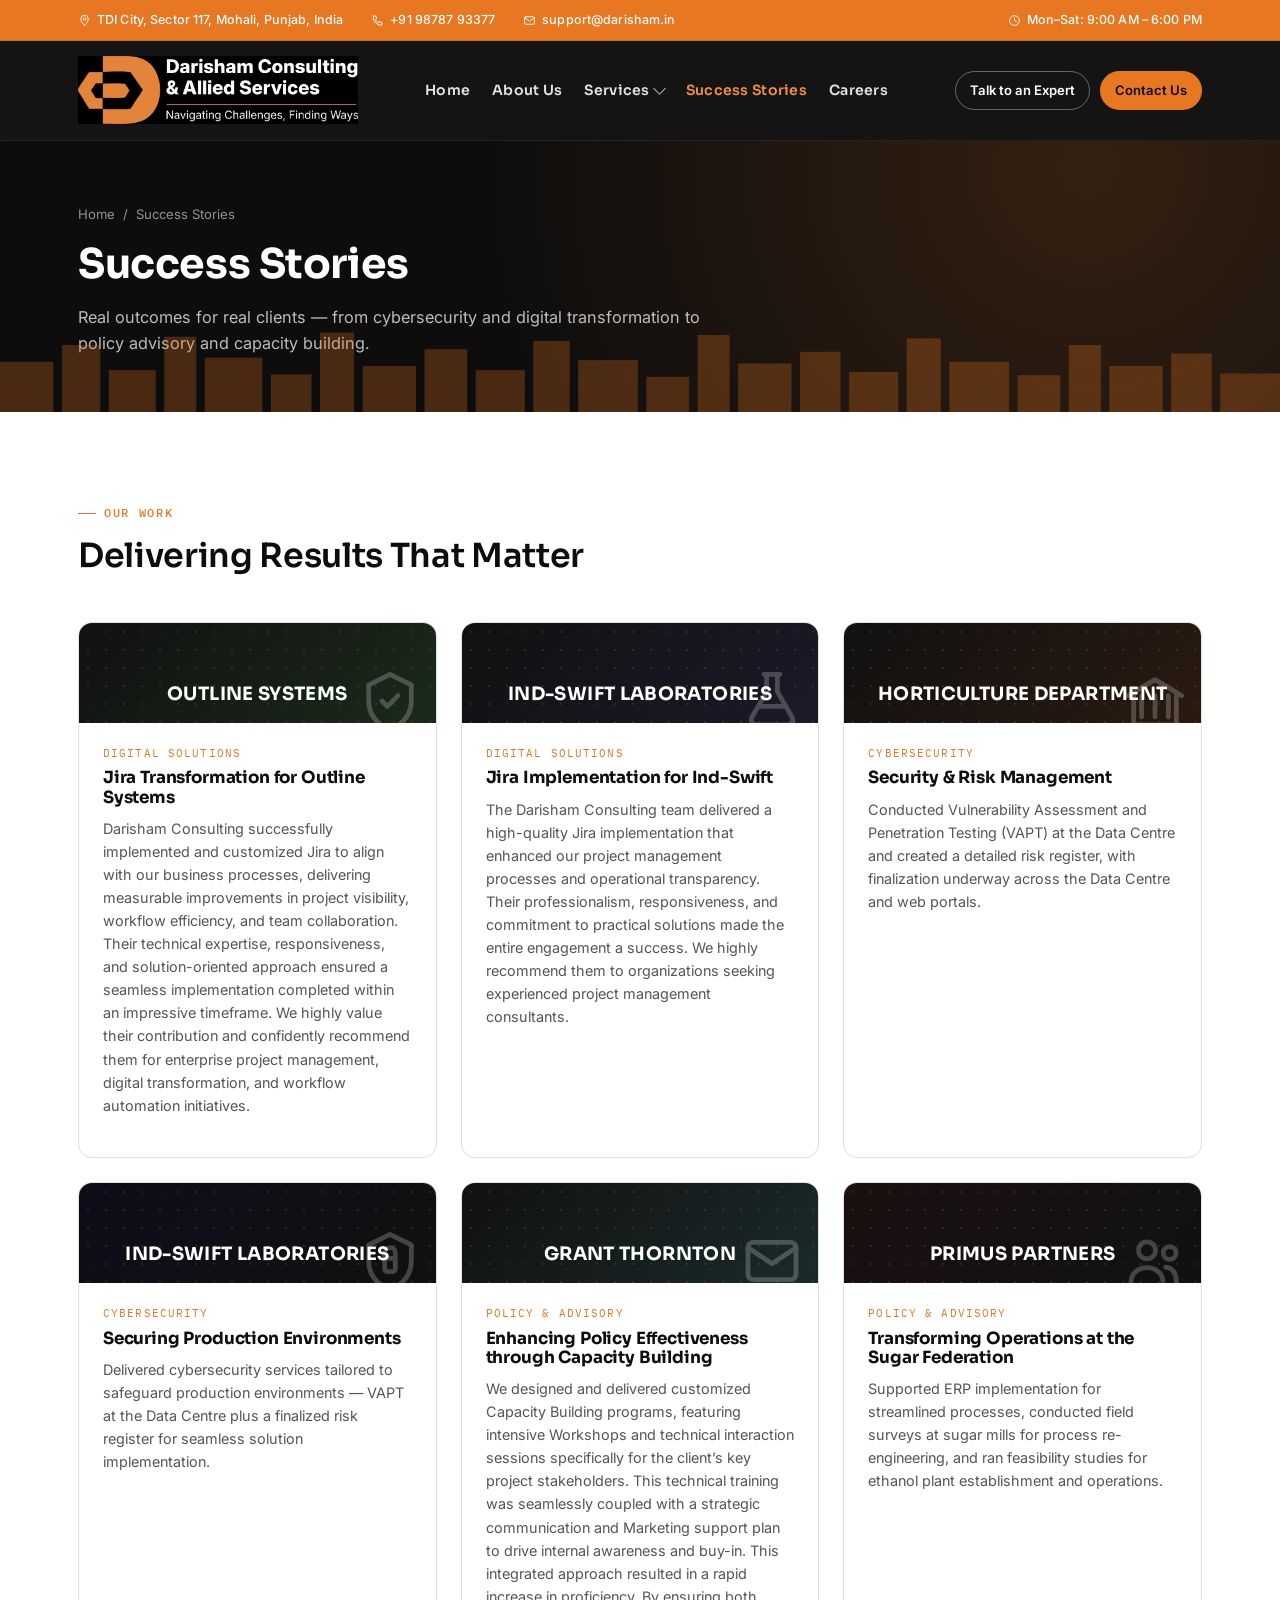
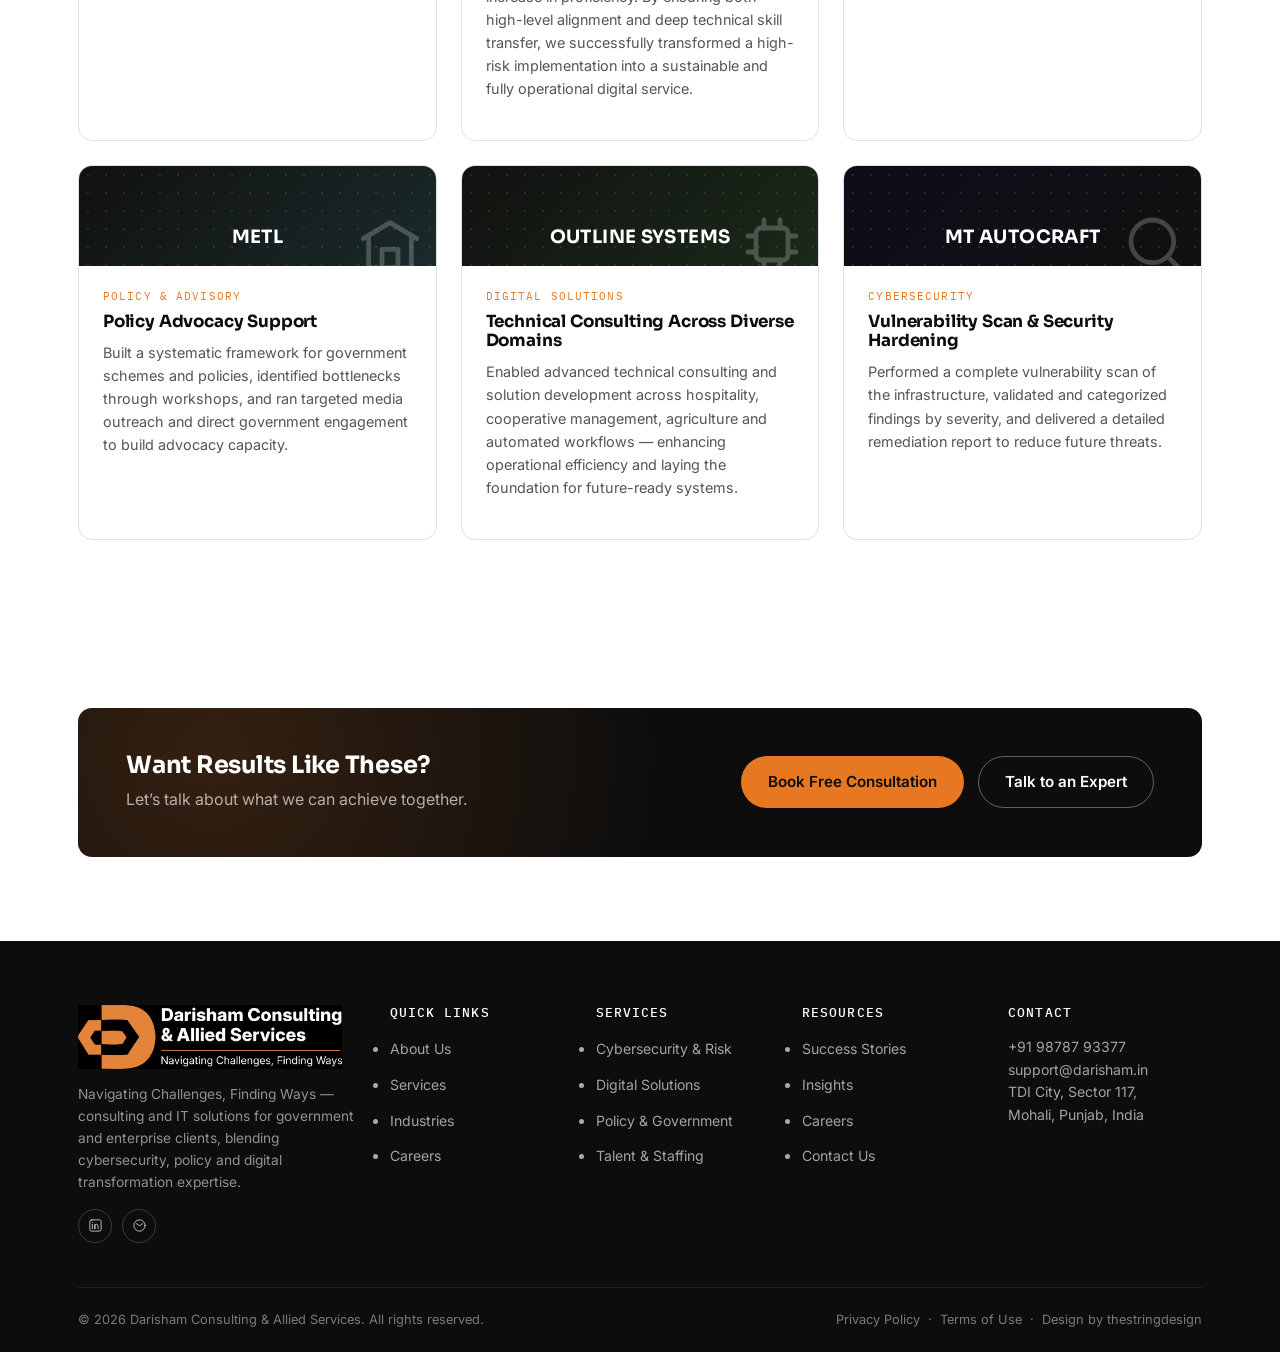
<file: success-stories.html>
<!DOCTYPE html>
<html lang="en">
<head>
<meta charset="UTF-8"/>
<meta name="viewport" content="width=device-width, initial-scale=1.0"/>
<title>Success Stories | Darisham Consulting &amp; Allied Services</title>
<meta name="description" content="Case studies from Darisham Consulting covering Jira transformation, cybersecurity, risk management, and government policy advocacy."/>
<link rel="preconnect" href="https://fonts.googleapis.com">
<link rel="preconnect" href="https://fonts.gstatic.com" crossorigin>
<link href="https://fonts.googleapis.com/css2?family=Sora:wght@500;600;700;800&family=Inter:wght@400;500;600;700&family=IBM+Plex+Mono:wght@400;500&display=swap" rel="stylesheet">
<link rel="stylesheet" href="assets/style.css"/>

</head>
<body>
<div class="topbar">
  <div class="wrap topbar-inner">
    <a href="https://maps.google.com/?q=TDI+City+Sector+117+Mohali+Punjab+India" target="_blank" rel="noopener" class="topbar-item">
      <svg viewBox="0 0 24 24" fill="none" stroke-width="1.7" stroke-linecap="round" stroke-linejoin="round"><path d="M12 21s7-6.5 7-11.5A7 7 0 105 9.5C5 14.5 12 21 12 21z"/><circle cx="12" cy="9.5" r="2.3"/></svg>
      TDI City, Sector 117, Mohali, Punjab, India
    </a>
    <a href="tel:+919878793377" class="topbar-item">
      <svg viewBox="0 0 24 24" fill="none" stroke-width="1.7" stroke-linecap="round" stroke-linejoin="round"><path d="M5 4h4l1.5 4.5L8 10.5a13 13 0 006 6l1.5-2.5L20 15.5v4a1.5 1.5 0 01-1.6 1.5A16 16 0 014 5.6 1.5 1.5 0 015.5 4z"/></svg>
      +91 98787 93377
    </a>
    <a href="mailto:support@darisham.in" class="topbar-item">
      <svg viewBox="0 0 24 24" fill="none" stroke-width="1.7" stroke-linecap="round" stroke-linejoin="round"><rect x="3" y="5" width="18" height="14" rx="2"/><path d="M3 7l9 6 9-6"/></svg>
      support@darisham.in
    </a>
    <span class="topbar-item topbar-hours">
      <svg viewBox="0 0 24 24" fill="none" stroke-width="1.7" stroke-linecap="round" stroke-linejoin="round"><circle cx="12" cy="12" r="9"/><path d="M12 7v5l3.5 2"/></svg>
      Mon&ndash;Sat: 9:00 AM &ndash; 6:00 PM
    </span>
  </div>
</div>
<header class="site-header">
  <div class="wrap header-row">
    <a href="index.html" class="brand">
      <span class="brand-logo-img"><img src="assets/images/darisham-logo.png" alt="Darisham Consulting &amp; Allied Services" class="brand-logo"/></span>
    </a>
    <nav class="nav">
      <ul class="nav-list"><li class=""><a href="index.html" class="nav-link">Home</a></li><li class=""><a href="about.html" class="nav-link">About Us</a></li><li class=""><a href="services.html" class="nav-link">Services<span class="caret"></span></a><div class="dropdown"><a href="services-cybersecurity-risk.html"><strong>Cybersecurity & Risk Management</strong><span>VAPT, SOC, ERM & compliance</span></a><a href="services-digital-solutions.html"><strong>Digital Solutions & Enterprise Applications</strong><span>Jira, AI, portals & analytics</span></a><a href="services-policy-government.html"><strong>Policy & Government Advisory</strong><span>Policy, impact & advocacy</span></a><a href="services-staffing.html"><strong>Talent & Staffing Solutions</strong><span>Workforce planning & recruitment</span></a></div></li><li class="active"><a href="success-stories.html" class="nav-link">Success Stories</a></li><li class=""><a href="careers.html" class="nav-link">Careers</a></li></ul>
    </nav>
    <div class="header-cta">
      <a href="contact.html" class="btn btn-ghost btn-sm">Talk to an Expert</a>
      <a href="contact.html" class="btn btn-primary btn-sm">Contact Us</a>
      <button class="nav-toggle" aria-label="Open menu"><span></span><span></span><span></span></button>
    </div>
  </div>
</header>
<div class="mobile-nav">
  <a href="index.html">Home</a><a href="about.html">About Us</a><a href="services.html">Services</a><div class="sub"><a href="services-cybersecurity-risk.html">Cybersecurity & Risk Management</a><a href="services-digital-solutions.html">Digital Solutions & Enterprise Applications</a><a href="services-policy-government.html">Policy & Government Advisory</a><a href="services-staffing.html">Talent & Staffing Solutions</a></div><a href="success-stories.html">Success Stories</a><a href="careers.html">Careers</a>
  <a href="contact.html" class="btn btn-primary">Contact Us</a>
</div>
<section class="page-hero">
  <div class="wrap">
    <div class="crumb"><a href="index.html">Home</a> &nbsp;/&nbsp; Success Stories</div>
    <h1>Success Stories</h1>
    <p>Real outcomes for real clients — from cybersecurity and digital transformation to policy advisory and capacity building.</p>
  </div>
  <div class="page-hero-skyline"><svg viewBox="0 0 1200 110" preserveAspectRatio="none" xmlns="http://www.w3.org/2000/svg"><g fill="#E87722" opacity="0.5"><rect x="0" y="50" width="50" height="60"/><rect x="58" y="30" width="36" height="80"/><rect x="102" y="60" width="44" height="50"/><rect x="154" y="20" width="30" height="90"/><rect x="192" y="45" width="54" height="65"/><rect x="254" y="65" width="38" height="45"/><rect x="300" y="15" width="32" height="95"/><rect x="340" y="55" width="50" height="55"/><rect x="398" y="35" width="40" height="75"/><rect x="446" y="60" width="46" height="50"/><rect x="500" y="25" width="34" height="85"/><rect x="542" y="48" width="56" height="62"/><rect x="606" y="68" width="40" height="42"/><rect x="654" y="18" width="30" height="92"/><rect x="692" y="52" width="50" height="58"/><rect x="750" y="38" width="38" height="72"/><rect x="796" y="62" width="46" height="48"/><rect x="850" y="22" width="32" height="88"/><rect x="890" y="50" width="56" height="60"/><rect x="954" y="66" width="40" height="44"/><rect x="1002" y="30" width="30" height="80"/><rect x="1040" y="55" width="50" height="55"/><rect x="1098" y="40" width="38" height="70"/><rect x="1144" y="64" width="56" height="46"/></g></svg></div>
</section>

<section class="section">
  <div class="wrap">
    <div class="section-head reveal">
      <div class="eyebrow">Our Work</div>
      <h2>Delivering Results That Matter</h2>
    </div>
    <div class="ss-grid reveal">
      <div class="case-card reveal">
        <div class="case-banner cb-digital">
          <span class="tag">OUTLINE SYSTEMS</span>
          <span class="banner-icon"><svg viewBox="0 0 24 24" fill="none" stroke-width="1.8" stroke-linecap="round" stroke-linejoin="round"><path d="M12 2l8 4v6c0 5.5-3.8 9-8 11-4.2-2-8-5.5-8-11V6l8-4z"/><path d="M9 12l2 2 4-4"/></svg></span>
        </div>
        <div class="case-body">
          <div class="case-sector">Digital Solutions</div>
          <h3>Jira Transformation for Outline Systems</h3>
          <p>Darisham Consulting successfully implemented and customized Jira to align with our business processes, delivering measurable improvements in project visibility, workflow efficiency, and team collaboration. Their technical expertise, responsiveness, and solution-oriented approach ensured a seamless implementation completed within an impressive timeframe. We highly value their contribution and confidently recommend them for enterprise project management, digital transformation, and workflow automation initiatives.</p>          
        </div>
      </div>
      <div class="case-card reveal">
        <div class="case-banner cb-health">
          <span class="tag">IND-SWIFT LABORATORIES</span>
          <span class="banner-icon"><svg viewBox="0 0 24 24" fill="none" stroke-width="1.8" stroke-linecap="round" stroke-linejoin="round"><path d="M9 2h6M10 2v6.5L4.5 18a2 2 0 001.7 3h11.6a2 2 0 001.7-3L14 8.5V2"/><path d="M7.5 14h9"/></svg></span>
        </div>
        <div class="case-body">
          <div class="case-sector">Digital Solutions</div>
          <h3>Jira Implementation for Ind-Swift</h3>
          <p>The Darisham Consulting team delivered a high-quality Jira implementation that enhanced our project management processes and operational transparency. Their professionalism, responsiveness, and commitment to practical solutions made the entire engagement a success. We highly recommend them to organizations seeking experienced project management consultants.</p>          
        </div>
      </div>
      <div class="case-card reveal">
        <div class="case-banner cb-govt">
          <span class="tag">HORTICULTURE DEPARTMENT</span>
          <span class="banner-icon"><svg viewBox="0 0 24 24" fill="none" stroke-width="1.8" stroke-linecap="round" stroke-linejoin="round"><path d="M3 21h18M4 21V10M20 21V10M2 10l10-6 10 6M7 10v8M12 10v8M17 10v8"/></svg></span>
        </div>
        <div class="case-body">
          <div class="case-sector">Cybersecurity</div>
          <h3>Security & Risk Management</h3>
          <p>Conducted Vulnerability Assessment and Penetration Testing (VAPT) at the Data Centre and created a detailed risk register, with finalization underway across the Data Centre and web portals.</p>         
        </div>
      </div>
      <div class="case-card reveal">
        <div class="case-banner cb-cyber">
          <span class="tag">IND-SWIFT LABORATORIES</span>
          <span class="banner-icon"><svg viewBox="0 0 24 24" fill="none" stroke-width="1.8" stroke-linecap="round" stroke-linejoin="round"><path d="M12 2l8 4v6c0 5.5-3.8 9-8 11-4.2-2-8-5.5-8-11V6l8-4z"/><rect x="10" y="11" width="4" height="5" rx="1"/><path d="M10 11V9a2 2 0 014 0v2"/></svg></span>
        </div>
        <div class="case-body">
          <div class="case-sector">Cybersecurity</div>
          <h3>Securing Production Environments</h3>
          <p>Delivered cybersecurity services tailored to safeguard production environments — VAPT at the Data Centre plus a finalized risk register for seamless solution implementation.</p>         
        </div>
      </div>
      <div class="case-card reveal">
        <div class="case-banner cb-policy">
          <span class="tag">GRANT THORNTON</span>
          <span class="banner-icon"><svg viewBox="0 0 24 24" fill="none" stroke-width="1.8" stroke-linecap="round" stroke-linejoin="round"><rect x="3" y="5" width="18" height="14" rx="2"/><path d="M3 7l9 6 9-6"/></svg></span>
        </div>
        <div class="case-body">
          <div class="case-sector">Policy & Advisory</div>
          <h3>Enhancing Policy Effectiveness through Capacity Building</h3>
          <p>We designed and delivered customized Capacity Building programs, featuring intensive Workshops and technical interaction sessions specifically for the client’s key project stakeholders. This technical training was seamlessly coupled with a strategic communication and Marketing support plan to drive internal awareness and buy-in. This integrated approach resulted in a rapid increase in proficiency. By ensuring both high-level alignment and deep technical skill transfer, we successfully transformed a high-risk implementation into a sustainable and fully operational digital service.</p>          
        </div>
      </div>
      <div class="case-card reveal">
        <div class="case-banner cb-staff">
          <span class="tag">PRIMUS PARTNERS</span>
          <span class="banner-icon"><svg viewBox="0 0 24 24" fill="none" stroke-width="1.8" stroke-linecap="round" stroke-linejoin="round"><circle cx="9" cy="8" r="3.2"/><path d="M3 20c0-3.3 2.7-5.5 6-5.5s6 2.2 6 5.5"/><circle cx="17.5" cy="9" r="2.4"/><path d="M16 14.3c2.5.3 4 2 4 5.7"/></svg></span>
        </div>
        <div class="case-body">
          <div class="case-sector">Policy & Advisory</div>
          <h3>Transforming Operations at the Sugar Federation</h3>
          <p>Supported ERP implementation for streamlined processes, conducted field surveys at sugar mills for process re-engineering, and ran feasibility studies for ethanol plant establishment and operations.</p>         
        </div>
      </div>
      <div class="case-card reveal">
        <div class="case-banner cb-policy">
          <span class="tag">METL</span>
          <span class="banner-icon"><svg viewBox="0 0 24 24" fill="none" stroke-width="1.8" stroke-linecap="round" stroke-linejoin="round"><path d="M3 21h18M4 21V10M20 21V10M2 10l10-6 10 6"/><rect x="9" y="14" width="6" height="7"/></svg></span>
        </div>
        <div class="case-body">
          <div class="case-sector">Policy & Advisory</div>
          <h3>Policy Advocacy Support</h3>
          <p>Built a systematic framework for government schemes and policies, identified bottlenecks through workshops, and ran targeted media outreach and direct government engagement to build advocacy capacity.</p>          
        </div>
      </div>
      <div class="case-card reveal">
        <div class="case-banner cb-digital">
          <span class="tag">OUTLINE SYSTEMS</span>
          <span class="banner-icon"><svg viewBox="0 0 24 24" fill="none" stroke-width="1.8" stroke-linecap="round" stroke-linejoin="round"><rect x="6" y="6" width="12" height="12" rx="2"/><path d="M9 3v3M15 3v3M9 18v3M15 18v3M3 9h3M3 15h3M18 9h3M18 15h3"/></svg></span>
        </div>
        <div class="case-body">
          <div class="case-sector">Digital Solutions</div>
          <h3>Technical Consulting Across Diverse Domains</h3>
          <p>Enabled advanced technical consulting and solution development across hospitality, cooperative management, agriculture and automated workflows — enhancing operational efficiency and laying the foundation for future-ready systems.</p>          
        </div>
      </div>
      <div class="case-card reveal">
        <div class="case-banner cb-cyber">
          <span class="tag">MT AUTOCRAFT</span>
          <span class="banner-icon"><svg viewBox="0 0 24 24" fill="none" stroke-width="1.8" stroke-linecap="round" stroke-linejoin="round"><circle cx="11" cy="11" r="8"/><path d="M21 21l-4.35-4.35"/></svg></span>
        </div>
        <div class="case-body">
          <div class="case-sector">Cybersecurity</div>
          <h3>Vulnerability Scan & Security Hardening</h3>
          <p>Performed a complete vulnerability scan of the infrastructure, validated and categorized findings by severity, and delivered a detailed remediation report to reduce future threats.</p>         
        </div>
      </div>
    </div>
  </div>
</section>

<section class="section">
  <div class="wrap">
    <div class="cta-banner reveal">
      <div>
        <h3>Want Results Like These?</h3>
        <p>Let&rsquo;s talk about what we can achieve together.</p>
      </div>
      <div class="cta-actions">
        <a href="contact.html" class="btn btn-primary">Book Free Consultation</a>
        <a href="contact.html" class="btn btn-ghost">Talk to an Expert</a>
      </div>
    </div>
  </div>
</section>
<footer class="site-footer">
  <div class="wrap">
    <div class="footer-grid">
      <div class="footer-brand">
        <a href="index.html" class="brand">
          <span class="brand-logo-img"><img src="assets/images/darisham-logo.png" alt="Darisham Consulting &amp; Allied Services" class="brand-logo"/></span>
        </a>
        <p class="about">Navigating Challenges, Finding Ways &mdash; consulting and IT solutions for government and enterprise clients, blending cybersecurity, policy and digital transformation expertise.</p>
        <div class="social-row">
          <a href="https://in.linkedin.com/in/darisham-consulting-8a51852a8" aria-label="LinkedIn"><svg viewBox="0 0 24 24" fill="none" stroke-width="1.6" stroke-linecap="round" stroke-linejoin="round"><rect x="3" y="3" width="18" height="18" rx="3"/><path d="M7 10v7M7 7.2v.1M11 17v-4.5c0-1.4 1-2.5 2.5-2.5s2.5 1.1 2.5 2.5V17M11 10.5V17"/></svg></a>
          <a href="mailto:support@darisham.in" aria-label="Email"><svg viewBox="0 0 24 24" fill="none" stroke-width="1.6" stroke-linecap="round" stroke-linejoin="round"><circle cx="12" cy="12" r="9"/><path d="M7 9l5 3.5L17 9"/></svg></a>
        </div>
      </div>
      <div class="footer-col">
        <h5>Quick Links</h5>
        <ul>
          <li><a href="about.html">About Us</a></li>
          <li><a href="services.html">Services</a></li>
          <li><a href="industries.html">Industries</a></li>
          <li><a href="careers.html">Careers</a></li>
        </ul>
      </div>
      <div class="footer-col">
        <h5>Services</h5>
        <ul>
          <li><a href="services-cybersecurity-risk.html">Cybersecurity &amp; Risk</a></li>
          <li><a href="services-digital-solutions.html">Digital Solutions</a></li>
          <li><a href="services-policy-government.html">Policy &amp; Government</a></li>
          <li><a href="services-staffing.html">Talent &amp; Staffing</a></li>
        </ul>
      </div>
      <div class="footer-col">
        <h5>Resources</h5>
        <ul>
          <li><a href="success-stories.html">Success Stories</a></li>
          <li><a href="insights.html">Insights</a></li>
          <li><a href="careers.html">Careers</a></li>
          <li><a href="contact.html">Contact Us</a></li>
        </ul>
      </div>
      <div class="footer-col">
        <h5>Contact</h5>
        <p class="contact-line">+91 98787 93377</p>
        <p class="contact-line">support@darisham.in</p>
        <p class="contact-line">TDI City, Sector 117,<br/>Mohali, Punjab, India</p>
      </div>
    </div>
    <div class="footer-bottom">
      <span>&copy; 2026 Darisham Consulting &amp; Allied Services. All rights reserved.</span>
      <span><a href="contact.html">Privacy Policy</a> &nbsp;&middot;&nbsp; <a href="contact.html">Terms of Use</a> &nbsp;&middot;&nbsp; Design by <a href="https://web.thestringdesign.in/" target="_blank" rel="noopener">thestringdesign</a></span>
    </div>
  </div>
</footer>
<script src="assets/script.js"></script>
</body>
</html>
<script src="assets/script.js"></script>
</body>
</html>
</file>
<file: assets/style.css>
/* =========================================================
   Darisham Consulting & Allied Services — Site Stylesheet
   Design tokens: deep navy + signal teal, pathway motif
   ========================================================= */

:root {
  --navy-900: #0d0d0d;
  --navy-800: #181818;
  --navy-700: #242424;
  --navy-600: #333333;
  --teal-500: #E87722;
  --teal-400: #f09040;
  --teal-100: #fde8d0;
  --ink: #111111;
  --slate: #555555;
  --slate-light: #888888;
  --bg-soft: #f5f5f5;
  --bg-soft-2: #eeeeee;
  --line: #e0e0e0;
  --white: #ffffff;
  --gold: #d6a23c;

  --font-display: "Sora", "Segoe UI", sans-serif;
  --font-body: "Inter", "Segoe UI", sans-serif;
  --font-mono: "IBM Plex Mono", monospace;

  --container: 1180px;
  --radius: 14px;
  --radius-sm: 8px;
  --shadow-card: 0 16px 40px -20px rgba(0,0,0,0.22);
  --shadow-soft: 0 8px 24px -12px rgba(0,0,0,0.15);
}

* { box-sizing: border-box; }
html { scroll-behavior: smooth; }
body {
  margin: 0;
  font-family: var(--font-body);
  color: var(--ink);
  background: var(--white);
  line-height: 1.6;
  -webkit-font-smoothing: antialiased;
  padding-top: 140px; /* topbar 40px + header 100px */
}
img { max-width: 100%; display: block; }
a { color: inherit; text-decoration: none; }
ul { margin: 0; padding: 0; }
h1, h2, h3, h4, h5 {
  font-family: var(--font-display);
  margin: 0;
  line-height: 1.15;
  letter-spacing: -0.01em;
  color: var(--navy-900);
}
p { margin: 0; }
section { position: relative; }

.wrap {
  width: 100%;
  max-width: var(--container);
  margin: 0 auto;
  padding: 0 28px;
}

.eyebrow {
  font-family: var(--font-mono);
  text-transform: uppercase;
  letter-spacing: 0.14em;
  font-size: 0.74rem;
  color: var(--teal-500);
  display: inline-flex;
  align-items: center;
  gap: 8px;
  margin-bottom: 14px;
  font-weight: 500;
}
.eyebrow::before {
  content: "";
  width: 18px;
  height: 1px;
  background: var(--teal-500);
}
.eyebrow.on-dark { color: var(--teal-400); }

.btn {
  display: inline-flex;
  align-items: center;
  gap: 8px;
  padding: 13px 26px;
  border-radius: 999px;
  font-family: var(--font-body);
  font-weight: 600;
  font-size: 0.95rem;
  border: 1px solid transparent;
  cursor: pointer;
  transition: transform 0.18s ease, box-shadow 0.18s ease, background 0.18s ease, color 0.18s ease, border-color .18s ease;
  white-space: nowrap;
}
.btn-primary {
  background: var(--teal-500);
  color: var(--navy-900);
}
.btn-primary:hover { background: var(--teal-400); transform: translateY(-2px); box-shadow: var(--shadow-soft); }
.btn-ghost {
  background: transparent;
  color: var(--white);
  border-color: rgba(255,255,255,0.35);
}
.btn-ghost:hover { border-color: var(--teal-400); color: var(--teal-400); transform: translateY(-2px); }
.btn-dark {
  background: var(--navy-900);
  color: var(--white);
}
.btn-dark:hover { background: var(--navy-700); transform: translateY(-2px); }
.btn-outline-dark {
  background: transparent;
  color: var(--navy-900);
  border-color: var(--line);
}
.btn-outline-dark:hover { border-color: var(--navy-900); transform: translateY(-2px); }
.btn-sm { padding: 8px 14px; font-size: 0.82rem; }

/* ---------- Header ---------- */
.topbar {
  position: fixed;
  top: 0;
  left: 0;
  right: 0;
  z-index: 210;
  background: var(--teal-500);
  color: var(--white);
  font-size: 0.78rem;
  font-weight: 500;
  letter-spacing: 0.01em;
  border-bottom: 1px solid rgba(0,0,0,0.08);
}
.topbar-inner {
  display: flex;
  align-items: center;
  gap: 28px;
  height: 40px;
  flex-wrap: nowrap;
  overflow: hidden;
}
.topbar-item {
  display: flex;
  align-items: center;
  gap: 6px;
  color: var(--white);
  text-decoration: none;
  white-space: nowrap;
  flex-shrink: 0;
  transition: opacity 0.15s;
}
.topbar-item:hover { opacity: 0.8; }
.topbar-item svg {
  width: 13px; height: 13px;
  stroke: var(--white);
  flex-shrink: 0;
}
.topbar-hours { margin-left: auto; }
.site-header {
  position: fixed;
  top: 40px;
  left: 0;
  right: 0;
  z-index: 200;
  background: rgba(13,13,13,0.97);
  backdrop-filter: blur(10px);
  border-bottom: 1px solid rgba(255,255,255,0.08);
}
.header-row {
  display: flex;
  align-items: center;
  justify-content: space-between;
  height: 100px;
  gap: 16px;
}
.brand { display: flex; align-items: center; gap: 10px; flex-shrink: 0; min-width: 0; }
.brand-logo-img { display: flex; align-items: center; flex-shrink: 0; }
.brand-logo-img img { height: 78px; width: auto; display: block; object-fit: contain; max-width: 280px; }
.brand-tagline {
    color: rgba(255,255,255,0.85);
    font-size: 0.78rem;
    font-family: var(--font-body);
    letter-spacing: 0.02em;
    text-transform: none;
    white-space: nowrap;
    border-left: 1px solid rgba(255,255,255,0.20);
    padding-left: 12px;
    margin-left: 10px;
    line-height: 1.3;
}
.brand-text { min-width: 0; white-space: nowrap; }
.brand-name { color: var(--white); font-family: var(--font-display); font-weight: 700; font-size: 1.18rem; line-height: 1.1; white-space: nowrap; }
.brand-sub { color: var(--slate-light); font-size: 0.6rem; letter-spacing: 0.1em; text-transform: uppercase; font-family: var(--font-mono); white-space: nowrap; display: block; }

.nav { display: flex; align-items: center; gap: 16px; min-width: 0; flex-shrink: 1; }
.nav-list { display: flex; align-items: center; gap: 18px; list-style: none; flex-wrap: nowrap; }
.nav-list > li { position: relative; flex-shrink: 0; }
.nav-list a.nav-link {
  color: rgba(255,255,255,0.88);
  font-size: 0.88rem;
  font-weight: 600;
  font-family: var(--font-display);
  letter-spacing: 0.02em;
  display: inline-flex;
  align-items: center;
  gap: 5px;
  padding: 8px 2px;
  white-space: nowrap;
  transition: color 0.18s;
}
.nav-list a.nav-link:hover, .nav-list li.active > a.nav-link { color: var(--teal-400); }
.caret { width: 9px; height: 9px; border-right: 1.6px solid currentColor; border-bottom: 1.6px solid currentColor; transform: rotate(45deg); margin-top: -3px; opacity: .8; flex-shrink: 0; }

.dropdown {
  position: absolute;
  top: 100%;
  left: -16px;
  min-width: 270px;
  background: var(--white);
  border-radius: var(--radius-sm);
  box-shadow: var(--shadow-card);
  padding: 10px;
  opacity: 0;
  visibility: hidden;
  transform: translateY(8px);
  transition: all 0.18s ease;
  white-space: normal;
}
.nav-list li:hover .dropdown { opacity: 1; visibility: visible; transform: translateY(0); }
.dropdown a {
  display: block;
  padding: 11px 14px;
  border-radius: 8px;
  color: var(--ink);
  font-size: 0.88rem;
  font-weight: 500;
  white-space: normal;
}
.dropdown a:hover { background: var(--bg-soft); color: var(--navy-900); }
.dropdown a span { display: block; font-size: 0.76rem; color: var(--slate); font-weight: 400; margin-top: 2px; white-space: normal; }

.header-cta { display: flex; align-items: center; gap: 10px; flex-shrink: 0; }
.nav-toggle { display: none; flex-direction: column; gap: 5px; background: none; border: none; cursor: pointer; padding: 6px; flex-shrink: 0; }
.nav-toggle span { width: 24px; height: 2px; background: var(--white); border-radius: 2px; }

/* ---------- Hero ---------- */
/* ── Hero — full-width background image with text overlay ── */
.hero-fullbg {
  position: relative;
  color: var(--white);
  padding: 100px 0 80px;
  overflow: hidden;
  min-height: 600px;
  display: flex;
  align-items: center;
}

/* Background image layer */
.hero-bg-img {
  position: absolute;
  inset: 0;
  background-size: cover;
  background-position: center 40%;
  background-repeat: no-repeat;
  z-index: 0;
}

/* Dark overlay — heavy on left for text readability, lighter on right to show city */
.hero-bg-overlay {
  position: absolute;
  inset: 0;
  z-index: 1;
  background:
    linear-gradient(to right,
      rgba(10,10,10,0.90) 0%,
      rgba(10,10,10,0.75) 40%,
      rgba(10,10,10,0.45) 65%,
      rgba(10,10,10,0.15) 85%,
      rgba(10,10,10,0.05) 100%
    ),
    linear-gradient(to top,
      rgba(10,10,10,0.5) 0%,
      transparent 40%
    );
}

/* Content sits above both layers */
.hero-content {
  position: relative;
  z-index: 2;
  width: 100%;
}

/* Text column — max 55% so city shows on right */
.hero-text {
  max-width: 58%;
}

.hero .wrap,
.hero-fullbg .wrap { display: block; position: relative; z-index: 2; }
.hero h1,
.hero-fullbg h1 { font-size: clamp(2rem, 3.4vw, 2.9rem); color: var(--white); font-weight: 700; line-height: 1.18; }
.hero-fullbg h1 .accent { color: var(--teal-400); }
.hero-fullbg p.lead { color: rgba(255,255,255,0.78); font-size: 1rem; margin-top: 18px; max-width: 500px; line-height: 1.7; }
.hero-actions { display: flex; gap: 14px; margin-top: 30px; flex-wrap: wrap; }
.hero-stats {
  display: flex;
  gap: 0;
  margin-top: 44px;
  padding-top: 20px;
  border-top: 1px solid rgba(255,255,255,0.14);
  flex-wrap: nowrap;
  align-items: flex-start;
}
.hero-stat {
  padding-right: 24px;
  margin-right: 24px;
  border-right: 1px solid rgba(255,255,255,0.12);
  flex-shrink: 0;
}
.hero-stat:last-child { border-right: none; margin-right: 0; padding-right: 0; }
.hero-stat .num { font-family: var(--font-display); font-size: 1.5rem; font-weight: 800; color: var(--white); line-height: 1; white-space: nowrap; }
.hero-stat .num span { color: var(--teal-400); }
.hero-stat .label { font-size: 0.68rem; color: rgba(255,255,255,0.55); margin-top: 4px; text-transform: uppercase; letter-spacing: 0.04em; white-space: nowrap; }

/* Keep eyebrow style */
.eyebrow.on-dark,
.hero-fullbg .eyebrow { color: var(--teal-400); }

/* ── Hero bleed image — fades into dark background (legacy, unused) ── */
.hero-visual { position: relative; }

.hero-blend-wrap {
  position: relative;
  width: 100%;
  min-height: 420px;
  display: flex;
  align-items: flex-end;
}

/* The actual photo — masked to bleed into bg on left + bottom */
.hero-blend-img {
  position: absolute;
  inset: 0;
  width: 100%;
  height: 100%;
  object-fit: cover;
  object-position: center top;
  display: block;
  /* Fade left edge into hero bg, fade bottom too */
  -webkit-mask-image:
    linear-gradient(to right,  transparent 0%, black 30%),
    linear-gradient(to top,    transparent 0%, black 20%);
  -webkit-mask-composite: destination-in;
  mask-image:
    linear-gradient(to right,  transparent 0%, black 30%),
    linear-gradient(to top,    transparent 0%, black 20%);
  mask-composite: intersect;
  border-radius: 0;
}

/* Fallback stat panel shown when image fails / not uploaded yet */
.hero-stat-panel {
  position: relative;
  z-index: 2;
  width: 100%;
  display: grid;
  grid-template-columns: 1fr 1fr;
  gap: 16px;
  padding: 24px;
}
.hsp-card {
  background: rgba(255,255,255,0.04);
  border: 1px solid rgba(255,255,255,0.1);
  border-radius: 14px;
  padding: 22px 18px;
  backdrop-filter: blur(8px);
}
.hsp-card.accent {
  background: rgba(232,119,34,0.1);
  border-color: rgba(232,119,34,0.3);
}
.hsp-num {
  font-family: var(--font-display);
  font-size: 2rem;
  font-weight: 800;
  color: var(--white);
  line-height: 1;
}
.hsp-card.accent .hsp-num { color: var(--teal-500); }
.hsp-num span { color: var(--teal-500); }
.hsp-card.accent .hsp-num span { color: var(--white); }
.hsp-label {
  font-size: 0.75rem;
  color: rgba(255,255,255,0.5);
  margin-top: 6px;
  line-height: 1.4;
}

/* Hide fallback panel when real image loads */
.hero-blend-img:not([style*="display:none"]) ~ .hero-stat-panel { display: none; }

.page-hero {
  background: radial-gradient(circle at 85% 10%, rgba(232,119,34,0.18), transparent 55%), var(--navy-900);
  color: var(--white);
  padding: 64px 0 56px;
  text-align: left;
}
.page-hero .crumb { font-size: 0.82rem; color: rgba(255,255,255,0.55); margin-bottom: 16px; }
.page-hero .crumb a:hover { color: var(--teal-400); }
.page-hero h1 { color: var(--white); font-size: clamp(1.9rem, 3.2vw, 2.6rem); max-width: 760px; }
.page-hero p { color: rgba(255,255,255,0.72); margin-top: 16px; max-width: 640px; font-size: 1.02rem; }
.hero-flex { display: flex; align-items: center; justify-content: space-between; gap: 36px; }
.hero-icon-panel {
  flex-shrink: 0; width: 132px; height: 132px; border-radius: 24px;
  display: flex; align-items: center; justify-content: center;
  position: relative; z-index: 1;
}
.hero-icon-panel svg { width: 76px; height: 76px; }

/* ---------- Trust strip ---------- */

.trust {
    background: #ffffff;
    padding: 0;
    border-top: 1px solid var(--line);
    border-bottom: 1px solid var(--line);
}

.trust .wrap {
    display: flex;
    align-items: center;
    gap: 0;
    overflow: hidden;
    padding: 0;
}

/* Remove Trusted By text */
.trust-label {
    display: none;
}

.trust-logos {
    display: flex;
    flex: 1;
    overflow: hidden;
    position: relative;
    height: 130px; /* Increased */
    align-items: center;
}

.trust-scroll {
    animation: trust-marquee 35s linear infinite;
    display: flex;
    align-items: center;
    gap: 40px; /* spacing between logos */
    width: max-content;
}

.trust-scroll:hover {
    animation-play-state: paused;
}
.trust-label {
    font-family: var(--font-mono);
    font-size: 0.65rem;
    letter-spacing: 0.14em;
    text-transform: uppercase;
    color: var(--slate);
    white-space: nowrap;
    flex-shrink: 0;
    padding: 0 28px;
    border-right: 1px solid var(--line);
    height: 130px; /* match logo area */
    display: flex;
    align-items: center;
    justify-content: center;
}

.logo-chip img {
    max-width: 180px;
    max-height: 90px;
    width: auto;
    height: auto;
    object-fit: contain;
}

.logo-chip img.tall-logo {
    max-height: 105px;
}


@keyframes trust-marquee {
  0%   { transform: translateX(0); }
  100% { transform: translateX(-50%); }
}
.logo-chip{
    display:flex;
    align-items:center;
    justify-content:center;
    min-width:220px;
    height:120px;
    transition:all .3s ease;
}

.logo-chip:hover{
    background:#fff;
    transform:translateY(-3px);
    box-shadow:0 12px 30px rgba(22,50,79,.12);
}

.logo-chip img {
    max-width: 200px;
    max-height: 100px;
    width: auto;
    height: auto;
    object-fit: contain;

    /* Show full color by default */
    filter: none;
    opacity: 1;

    transition: transform .35s ease,
                filter .35s ease,
                opacity .35s ease;
}
.logo-chip:hover img {
    transform: scale(1.08);
    filter: brightness(1.08);
}

}.logo-chip strong {
  font-family: var(--font-display);
  font-weight: 800;
  font-size: 0.95rem;
  color: var(--ink);
  letter-spacing: -0.01em;
  line-height: 1.2;
}
.logo-chip small {
  font-size: 0.55rem;
  letter-spacing: 0.12em;
  text-transform: uppercase;
  color: var(--slate);
  font-family: var(--font-mono);
  font-weight: 500;
  line-height: 1;
}


/* ---------- Sections generic ---------- */
.section { padding: 84px 0; }
.section.soft { background: var(--bg-soft); }
.section-head { max-width: 640px; margin-bottom: 46px; }
.section-head h2 { font-size: clamp(1.7rem, 2.6vw, 2.3rem); font-weight: 600; }
.section-head p { margin-top: 14px; color: var(--slate); font-size: 1.02rem; }
.section-head.center { margin-left: auto; margin-right: auto; text-align: center; }
.section-foot-link { display: flex; justify-content: flex-end; margin-bottom: -18px; font-size: 0.9rem; font-weight: 600; color: var(--navy-900); }
.section-foot-link a:hover { color: var(--teal-500); }

.detail-section{
    padding-bottom:24px;
}

.cta-section{
    padding-top:24px;
    padding-bottom:64px;
}

/* ---------- Services grid ---------- */
.svc-grid { display: grid; grid-template-columns: repeat(4, 1fr); gap: 22px; }
.svc-scroll-wrap {
  overflow-x: auto;
  overflow-y: hidden;
  -webkit-overflow-scrolling: touch;
  padding-bottom: 8px;
  scrollbar-width: thin;
  scrollbar-color: var(--teal-500) #e8e8e8;
  cursor: grab;
}
.svc-scroll-wrap:active { cursor: grabbing; }
.svc-scroll-wrap::-webkit-scrollbar { height: 6px; display: block; }
.svc-scroll-wrap::-webkit-scrollbar-thumb { background: var(--teal-500); border-radius: 4px; }
.svc-scroll-wrap::-webkit-scrollbar-track { background: #e8e8e8; border-radius: 4px; }
.svc-grid-scroll { display: flex !important; flex-wrap: nowrap !important; gap: 22px; width: max-content !important; align-items: stretch; padding: 4px 2px 8px; grid-template-columns: unset !important; }
.svc-grid-scroll .svc-card { width: 264px; flex-shrink: 0; display: flex; flex-direction: column; }
.case-scroll-wrap {
  overflow-x: auto;
  overflow-y: hidden;
  -webkit-overflow-scrolling: touch;
  padding-bottom: 0;
  scrollbar-width: thin;
  scrollbar-color: var(--teal-500) #e8e8e8;
  cursor: grab;
  /* Ensure inner content doesn't wrap */
  white-space: nowrap;
}
.case-scroll-wrap > * {
  white-space: normal;
}
.case-scroll-wrap:active { cursor: grabbing; }
.case-scroll-wrap::-webkit-scrollbar { height: 6px; display: block; }
.case-scroll-wrap::-webkit-scrollbar-thumb { background: var(--teal-500); border-radius: 4px; }
.case-scroll-wrap::-webkit-scrollbar-track { background: #e8e8e8; border-radius: 4px; }
.case-grid-scroll { display: flex !important; flex-wrap: nowrap !important; gap: 22px; width: max-content !important; align-items: stretch; padding: 4px 2px 8px; grid-template-columns: unset !important; }
.case-grid-scroll .case-card { width: 320px; flex-shrink: 0; display: flex; flex-direction: column; }
.svc-grid3 { display: grid; grid-template-columns: repeat(3, 1fr); gap: 22px; }
.svc-card {
  background: var(--white);
  border: 1px solid var(--line);
  border-radius: var(--radius);
  overflow: hidden;
  transition: transform 0.2s ease, box-shadow 0.2s ease, border-color .2s ease;
}
.svc-card:hover { transform: none; box-shadow: 0 0 0 2px var(--teal-500), var(--shadow-card); border-color: transparent; }
.card-visual {
  height: 110px;
  position: relative;
  display: flex; align-items: center; justify-content: center;
  overflow: hidden;
}
.card-visual svg { width: 72px; height: 72px; position: relative; z-index: 1; }
.cv-cyber  { background: linear-gradient(135deg, #111 0%, #1a1a1a 100%); border-bottom: 2px solid #E87722; }
.cv-digital{ background: linear-gradient(135deg, #111 0%, #1a1a1a 100%); border-bottom: 2px solid #E87722; }
.cv-policy { background: linear-gradient(135deg, #111 0%, #1a1a1a 100%); border-bottom: 2px solid #E87722; }
.cv-staff  { background: linear-gradient(135deg, #111 0%, #1a1a1a 100%); border-bottom: 2px solid #E87722; }
.svc-card .card-body { padding: 18px 20px 22px; flex: 1; display: flex; flex-direction: column; }
.svc-icon {
  width: 52px; height: 52px;
  border-radius: 12px;
  background: var(--navy-900);
  display: grid; place-items: center;
  margin-bottom: 20px;
}
.svc-icon svg { width: 24px; height: 24px; stroke: var(--teal-400); }
.svc-card h3 { font-size: 1rem; margin-bottom: 8px; }
.svc-card ul { list-style: none; display: flex; flex-direction: column; gap: 5px; margin-bottom: 14px; }
.svc-card ul li { font-size: 0.82rem; color: var(--slate); padding-left: 14px; position: relative; }
.svc-card ul li::before { content: ""; width: 5px; height: 5px; border-radius: 50%; background: var(--teal-500); position: absolute; left: 0; top: 8px; }
.svc-link { font-size: 0.88rem; font-weight: 700; color: var(--navy-900); display: inline-flex; align-items: center; gap: 6px; }
.svc-link:hover { color: var(--teal-500); }
.svc-link svg { width: 13px; height: 13px; }

/* ---------- Case studies ---------- */
.case-grid { display: grid; grid-template-columns: repeat(3, 1fr); gap: 22px; }
.case-card { border: 1px solid var(--line); border-radius: var(--radius); overflow: hidden; background: var(--white); transition: box-shadow .2s ease, transform .2s ease; }
.case-card:hover { box-shadow: 0 0 0 2px var(--teal-500), var(--shadow-card); transform: none; }
.case-banner {
  height: 132px;
  display: flex; align-items: center; justify-content: center;
  background: linear-gradient(135deg, var(--navy-800), var(--navy-600));
  color: var(--white);
  font-family: var(--font-display);
  font-weight: 700;
  font-size: 1.15rem;
  letter-spacing: 0.02em;
  text-align: center;
  padding: 0 18px;
  position: relative;
  overflow: hidden;
}
.case-banner::after, .card-visual::after {
  content: ""; position: absolute; inset: 0;
  background-image: radial-gradient(circle, rgba(232,119,34,0.5) 1.5px, transparent 1.5px);
  background-size: 18px 18px;
  opacity: 0.35;
}
.case-banner .banner-icon { position: absolute; right: 14px; bottom: -10px; width: 64px; height: 64px; opacity: 0.22; z-index: 0; }
.case-banner .banner-icon svg { width: 100%; height: 100%; stroke: #fff; }
.case-banner span.tag { position: relative; z-index: 1; }
.case-body { padding: 22px 24px 26px; }
.case-body h3 { font-size: 1.05rem; margin-bottom: 10px; }
.case-body p { font-size: 0.9rem; color: var(--slate); margin-bottom: 14px; }
.case-link { font-size: 0.86rem; font-weight: 700; color: var(--teal-500); display: inline-flex; align-items: center; gap: 6px; }

/* ---------- Why choose ---------- */
.why-grid { display: grid; grid-template-columns: repeat(6, 1fr); gap: 20px; }
.why-card {
  text-align: center;
  padding: 24px 12px 20px;
  border: 1px solid var(--line);
  border-radius: var(--radius);
  background: var(--white);
  transition: box-shadow 0.2s, transform 0.2s;
}
.why-card:hover { box-shadow: 0 8px 28px rgba(0,0,0,0.08); transform: translateY(-3px); }
.why-icon {
  width: 60px; height: 60px;
  border-radius: 50%;
  background: rgba(232,119,34,0.08);
  border: 1.5px solid rgba(232,119,34,0.25);
  display: grid; place-items: center;
  margin: 0 auto 14px;
}
.why-icon svg { width: 26px; height: 26px; stroke: var(--teal-500); }
.why-card .num { font-family: var(--font-display); font-weight: 800; font-size: 1.5rem; color: var(--navy-900); line-height: 1; }
.why-card .label { font-size: 0.78rem; color: var(--slate); margin-top: 6px; line-height: 1.4; }

/* ---------- Awards & Recognition (standalone banner) ---------- */

/* ---------- Award section ---------- */
.award-flex {
  display: grid;
  grid-template-columns: 1fr 1fr;
  gap: 48px;
  align-items: start;
  margin-top: 32px;
}
.award-images {
  display: grid;
  grid-template-columns: 1fr 1fr;
  gap: 16px;
}
.award-img-link {
  display: block;
  border-radius: 12px;
  overflow: hidden;
  box-shadow: 0 8px 32px rgba(0,0,0,0.12);
  transition: transform 0.2s, box-shadow 0.2s;
  border: 1px solid var(--line);
}
.award-img-link:hover { transform: translateY(-4px); box-shadow: 0 16px 48px rgba(0,0,0,0.18); }
.award-img { width: 100%; height: 220px; object-fit: cover; display: block; }
.award-body { padding-top: 8px; }
.award-badge-row {
  display: flex;
  align-items: center;
  gap: 10px;
  margin-bottom: 14px;
  color: var(--teal-500);
  font-family: var(--font-mono);
  font-size: 0.75rem;
  letter-spacing: 0.04em;
}
.award-badge-row svg { stroke: var(--teal-500); flex-shrink: 0; }
.award-body h3 { font-size: 1.3rem; line-height: 1.3; margin-bottom: 14px; color: var(--navy-900); }
.award-body p { color: var(--slate); font-size: 0.9rem; line-height: 1.7; }
.award-quote {
  border-left: 3px solid var(--teal-500);
  margin: 20px 0 0;
  padding: 12px 18px;
  background: var(--bg-soft);
  border-radius: 0 8px 8px 0;
  font-size: 0.88rem;
  color: var(--slate);
  font-style: italic;
  line-height: 1.65;
}
.award-quote cite {
  display: block;
  margin-top: 8px;
  font-style: normal;
  font-size: 0.78rem;
  font-weight: 600;
  color: var(--teal-500);
  letter-spacing: 0.02em;
}
@media (max-width: 720px) {
  .award-flex { grid-template-columns: 1fr; gap: 28px; }
  .award-images { grid-template-columns: 1fr 1fr; }
  .award-img { height: 160px; }
}
.badge-banner {
  background: var(--navy-900);
  border-radius: var(--radius);
  padding: 42px 46px;
  color: var(--white);
  position: relative;
  overflow: hidden;
  display: flex;
  align-items: center;
  gap: 40px;
}
.badge-banner::before {
  content: ""; position: absolute; inset: 0;
  background-image: radial-gradient(circle, rgba(232,119,34,0.45) 1.5px, transparent 1.5px);
  background-size: 20px 20px;
  opacity: 0.2;
}
.badge-banner::after {
  content: ""; position: absolute; width: 320px; height: 320px; border-radius: 50%;
  background: radial-gradient(circle, rgba(232,119,34,0.25), transparent 70%);
  right: -80px; top: -80px;
}
.badge-graphic { flex-shrink: 0; width: 130px; height: 130px; position: relative; z-index: 1; }
.badge-graphic svg { width: 100%; height: 100%; }
.badge-content { position: relative; z-index: 1; flex: 1; }
.badge-content .eyebrow { color: var(--teal-400); }
.badge-content h3 { color: var(--white); font-size: 1.45rem; margin-bottom: 10px; }
.badge-content p { color: rgba(255,255,255,0.68); font-size: 0.96rem; max-width: 600px; }
.badge-actions { flex-shrink: 0; position: relative; z-index: 1; }

/* ---------- Page hero skyline strip ---------- */
.page-hero { overflow: hidden; }
.page-hero-skyline { position: absolute; left: 0; right: 0; bottom: 0; height: 92px; opacity: 0.55; pointer-events: none; }
.page-hero-skyline svg { width: 100%; height: 100%; display: block; }



/* ---------- Leadership ---------- */
.lead-grid { display: grid; grid-template-columns: repeat(4, 1fr); gap: 22px; }
.lead-card { text-align: left; }
.avatar {
  width: 100%; aspect-ratio: 3/4; border-radius: var(--radius);
  background: linear-gradient(135deg, var(--navy-700), var(--teal-500));
  display: grid; place-items: center;
  color: var(--white);
  font-family: var(--font-display);
  font-weight: 700;
  font-size: 1.8rem;
  margin-bottom: 16px;
}
.avatar-photo {
  background: #111;
  overflow: hidden;
  font-size: 0;
  aspect-ratio: 3/4;
  border-radius: var(--radius);
  margin-bottom: 16px;
  position: relative;
}
.avatar-photo img {
  width: 100%; height: 100%;
  object-fit: cover;
  object-position: top center;
  border-radius: var(--radius);
  display: block;
  filter: contrast(1.04) brightness(0.97);
}
/* Black blazer overlay — creates formal dark attire at bottom of frame */
.blazer-photo { position: relative; }
.blazer-overlay {
  position: absolute;
  inset: 0;
  border-radius: var(--radius);
  background:
    linear-gradient(to top,
      rgba(10,10,10,0.82) 0%,
      rgba(10,10,10,0.55) 22%,
      rgba(10,10,10,0.15) 44%,
      transparent 62%
    ),
    /* subtle left + right lapel darkening */
    linear-gradient(to right,
      rgba(10,10,10,0.22) 0%,
      transparent 28%,
      transparent 72%,
      rgba(10,10,10,0.22) 100%
    );
  pointer-events: none;
}
/* Consistent symmetrical frame for all photos */
.blazer-photo img {
  object-position: top center;
  transform: scale(1.04);
  transform-origin: top center;
}
.lead-card h4 { font-size: 1.05rem; font-family: var(--font-display); font-weight: 700; margin-top: 0; }
.lead-card .role { color: var(--teal-500); font-size: 0.82rem; font-weight: 600; margin-top: 3px; letter-spacing: 0.02em; }
.lead-card p.bio { font-size: 0.85rem; color: var(--slate); margin-top: 10px; line-height: 1.65; }



/* Case banner colour variants */
.case-banner { background: var(--navy-900); height: 100px; position: relative; display: flex; align-items: flex-end; padding: 14px 18px; }
.cb-digital  { background: linear-gradient(135deg, #111 0%, #1a2a1a 100%); }
.cb-health   { background: linear-gradient(135deg, #111 0%, #1a1a2a 100%); }
.cb-govt     { background: linear-gradient(135deg, #111 0%, #2a1a10 100%); }
.cb-cyber    { background: linear-gradient(135deg, #0d0d1a 0%, #111 100%); }
.cb-policy   { background: linear-gradient(135deg, #111 0%, #1a2a2a 100%); }
.cb-staff    { background: linear-gradient(135deg, #1a1010 0%, #111 100%); }

/* ---------- Testimonials ---------- */
.testi-grid { display: grid; grid-template-columns: repeat(2, 1fr); gap: 22px; }
.testi-card { background: var(--white); border: 1px solid var(--line); border-radius: var(--radius); padding: 30px; }
.testi-card .quote-mark { font-family: var(--font-display); font-size: 2.4rem; color: var(--teal-500); line-height: 1; }
.testi-card p.quote { font-size: 0.96rem; color: var(--ink); margin: 14px 0 20px; }
.testi-foot { display: flex; align-items: center; gap: 12px; }
.testi-foot .ini { width: 42px; height: 42px; border-radius: 50%; background: var(--navy-900); color: var(--white); display: grid; place-items: center; font-weight: 700; font-family: var(--font-display); flex-shrink: 0; }
.testi-foot .name { font-weight: 700; font-size: 0.9rem; }
.testi-foot .org { font-size: 0.8rem; color: var(--slate); }

/* ---------- CTA banner ---------- */
.cta-banner {
  background: var(--navy-900);
  background-image: radial-gradient(circle at 12% 30%, rgba(232,119,34,0.18), transparent 45%);
  border-radius: var(--radius);
  padding: 44px 48px;
  display: flex; align-items: center; justify-content: space-between; gap: 30px;
  color: var(--white);
  flex-wrap: wrap;
}
.cta-banner h3 { color: var(--white); font-size: 1.5rem; }
.cta-banner p { color: rgba(255,255,255,0.65); margin-top: 8px; }
.cta-actions { display: flex; gap: 14px; flex-wrap: wrap; }

/* ---------- Footer ---------- */
.site-footer { background: var(--navy-900); color: rgba(255,255,255,0.65); padding-top: 64px; }
.footer-grid { display: grid; grid-template-columns: 1.6fr 1fr 1fr 1fr 1.1fr; gap: 30px; padding-bottom: 44px; border-bottom: 1px solid rgba(255,255,255,0.08); }
.footer-brand .brand-name { color: var(--white); }
.footer-brand .brand-logo-img img { height: 64px; }
.footer-grid p.about { font-size: 0.86rem; margin-top: 14px; max-width: 280px; color: rgba(255,255,255,0.55); }
.footer-col h5 { color: var(--white); font-size: 0.84rem; text-transform: uppercase; letter-spacing: 0.08em; margin-bottom: 16px; font-family: var(--font-mono); font-weight: 500; }
.footer-col ul { display: flex; flex-direction: column; gap: 10px; }
.footer-col a { font-size: 0.88rem; color: rgba(255,255,255,0.62); }
.footer-col a:hover { color: var(--teal-400); }
.footer-col .contact-line { font-size: 0.88rem; color: rgba(255,255,255,0.62); display: flex; gap: 9px; }
.footer-bottom { display: flex; justify-content: space-between; padding: 22px 0; font-size: 0.8rem; color: rgba(255,255,255,0.45); flex-wrap: wrap; gap: 10px; }
.footer-bottom a:hover { color: var(--teal-400); }
.social-row { display: flex; gap: 10px; margin-top: 16px; }
.social-row a { width: 34px; height: 34px; border-radius: 50%; border: 1px solid rgba(255,255,255,0.18); display: grid; place-items: center; }
.social-row a svg { width: 15px; height: 15px; stroke: rgba(255,255,255,0.7); }
.social-row a:hover { border-color: var(--teal-400); background: rgba(232,119,34,0.12); }

/* ---------- Industries ---------- */
.industry-grid { display: grid; grid-template-columns: repeat(3, 1fr); gap: 20px; }
.industry-card { border: 1px solid var(--line); border-radius: var(--radius); padding: 26px; transition: box-shadow .2s ease, transform .2s ease; }
.industry-card:hover { box-shadow: var(--shadow-card); transform: translateY(-4px); }
.industry-card .ico { width: 56px; height: 56px; border-radius: 14px; background: linear-gradient(135deg, var(--navy-800), var(--navy-600)); display: grid; place-items: center; margin-bottom: 18px; }
.industry-card .ico svg { width: 26px; height: 26px; stroke: var(--teal-400); }
.industry-card h3 { font-size: 1.02rem; margin-bottom: 8px; }
.industry-card p { font-size: 0.88rem; color: var(--slate); }

/* ---------- Insights / Blog ---------- */
.blog-grid { display: grid; grid-template-columns: repeat(3, 1fr); gap: 22px; }
.blog-card { border: 1px solid var(--line); border-radius: var(--radius); overflow: hidden; background: var(--white); transition: box-shadow .2s ease, transform .2s ease; }
.blog-card:hover { box-shadow: var(--shadow-card); transform: translateY(-4px); }
.blog-banner { height: 150px; background: linear-gradient(135deg, var(--teal-500), var(--navy-700)); position: relative; overflow: hidden; }
.blog-banner span.date-pill { position: absolute; bottom: 12px; left: 16px; font-family: var(--font-mono); font-size: 0.72rem; color: rgba(255,255,255,0.85); background: rgba(0,0,0,0.45); padding: 4px 9px; border-radius: 999px; z-index: 1; }
.blog-banner .blog-icon { position: absolute; right: 14px; bottom: -8px; width: 60px; height: 60px; opacity: 0.25; }
.blog-banner .blog-icon svg { width: 100%; height: 100%; stroke: #fff; }
.blog-body { padding: 22px 24px 26px; }
.blog-body .date { font-size: 0.76rem; color: var(--slate-light); font-family: var(--font-mono); }
.blog-body h3 { font-size: 1.04rem; margin: 10px 0; }
.blog-body p { font-size: 0.88rem; color: var(--slate); margin-bottom: 14px; }

/* ---------- About page ---------- */
.about-flex { display: grid; grid-template-columns: 1fr 1fr; gap: 50px; align-items: center; }
.about-stats { display: grid; grid-template-columns: repeat(2,1fr); gap: 18px; margin-top: 26px; }
.about-stats .stat { background: var(--bg-soft); border-radius: var(--radius-sm); padding: 18px 20px; }
.about-stats .stat .num { font-family: var(--font-display); font-weight: 700; font-size: 1.5rem; color: var(--navy-900); }
.about-stats .stat .num span { color: var(--teal-500); }
.about-stats .stat .label { font-size: 0.82rem; color: var(--slate); margin-top: 2px; }

.pillar-grid { display: grid; grid-template-columns: repeat(3,1fr); gap: 22px; }
.pillar-card { padding: 28px; border-radius: var(--radius); background: var(--bg-soft); }
.pillar-card h3 { font-size: 1.05rem; margin-bottom: 12px; }
.pillar-card ul { display: flex; flex-direction: column; gap: 9px; margin-top: 10px; }
.pillar-card li { font-size: 0.88rem; color: var(--slate); padding-left: 16px; position: relative; }
.pillar-card li::before { content: ""; width: 5px; height: 5px; border-radius: 50%; background: var(--teal-500); position: absolute; left: 0; top: 7px; }

/* ---------- Service detail page ---------- */
.detail-flex { display: grid; grid-template-columns: 1.3fr 0.95fr; gap: 32px; align-items: start; }
.detail-block { margin-bottom: 20px; }
.detail-block h2 { font-size: 1.4rem; margin-bottom: 14px; }
.detail-block p { color: var(--slate); font-size: 0.98rem; margin-bottom: 12px; }
.detail-list { display: flex; flex-direction: column; gap: 12px; margin-top: 14px; }
.detail-list li { list-style: none; display: flex; gap: 12px; align-items: flex-start; font-size: 0.94rem; color: var(--ink); }
.detail-list .tick { width: 20px; height: 20px; border-radius: 50%; background: var(--teal-100); display: grid; place-items: center; flex-shrink: 0; margin-top: 2px; }
.detail-list .tick svg { width: 11px; height: 11px; stroke: var(--teal-500); }
.cap-card { background: var(--bg-soft); border-radius: var(--radius); padding: 24px 26px; margin-bottom: 16px; }
.cap-card h4 { font-size: 1rem; margin-bottom: 10px; }
.cap-card p.lead-text { font-size: 0.88rem; color: var(--slate); margin-bottom: 12px; }
.side-card { background: var(--navy-900); border-radius: var(--radius); padding: 28px 26px; color: var(--white); margin-bottom: 22px; }
.side-card h4 { color: var(--white); font-size: 1rem; margin-bottom: 14px; }
.side-card ul { display: flex; flex-direction: column; gap: 11px; }
.side-card li { font-size: 0.86rem; color: rgba(255,255,255,0.72); padding-left: 16px; position: relative; list-style: none; }
.side-card li::before { content: ""; width: 5px; height: 5px; border-radius: 50%; background: var(--teal-400); position: absolute; left: 0; top: 7px; }
.side-card.light { background: var(--bg-soft); color: var(--ink); }
.side-card.light h4 { color: var(--navy-900); }
.side-card.light li { color: var(--slate); }
.side-card.light li::before { background: var(--teal-500); }
.stat-line { display: flex; justify-content: space-between; padding: 12px 0; border-bottom: 1px solid var(--line); font-size: 0.9rem; }
.stat-line:last-child { border-bottom: none; }
.stat-line b { font-family: var(--font-display); color: var(--navy-900); }

/* ---------- Contact page ---------- */
.contact-flex { display: grid; grid-template-columns: 0.95fr 1.15fr; gap: 50px; }
.contact-info { display: flex; flex-direction: column; gap: 22px; }
.info-row { display: flex; gap: 16px; align-items: flex-start; }
.info-row .ico { width: 46px; height: 46px; border-radius: 12px; background: var(--bg-soft); display: grid; place-items: center; flex-shrink: 0; }
.info-row .ico svg { width: 20px; height: 20px; stroke: var(--navy-800); }
.info-row h4 { font-size: 0.95rem; margin-bottom: 4px; }
.info-row p { font-size: 0.9rem; color: var(--slate); }
.form-card { background: var(--bg-soft); border-radius: var(--radius); padding: 34px; }
.form-grid { display: grid; grid-template-columns: 1fr 1fr; gap: 16px; }
.form-grid .full { grid-column: 1 / -1; }
.form-grid label { font-size: 0.84rem; font-weight: 600; color: var(--navy-900); margin-bottom: 7px; display: block; }
.form-grid input, .form-grid textarea {
  width: 100%; border: 1px solid var(--line); border-radius: 8px; padding: 12px 14px;
  font-family: var(--font-body); font-size: 0.92rem; background: var(--white);
}
.form-grid input:focus, .form-grid textarea:focus { outline: 2px solid var(--teal-400); border-color: transparent; }
.map-frame { border-radius: var(--radius); overflow: hidden; border: 1px solid var(--line); margin-top: 30px; }
.map-frame iframe { width: 100%; height: 320px; border: 0; display: block; }

/* ---------- Careers ---------- */
.value-grid { display: grid; grid-template-columns: repeat(4, 1fr); gap: 20px; }
.value-card { text-align: center; padding: 26px 18px; border-radius: var(--radius); background: var(--bg-soft); }
.value-card .ico { width: 50px; height: 50px; border-radius: 50%; background: var(--white); display: grid; place-items: center; margin: 0 auto 14px; }
.value-card .ico svg { width: 22px; height: 22px; stroke: var(--teal-500); }
.value-card h4 { font-size: 0.95rem; margin-bottom: 8px; }
.value-card p { font-size: 0.84rem; color: var(--slate); }

.process-row { display: grid; grid-template-columns: repeat(4, 1fr); gap: 20px; }
.process-step { padding: 22px 4px; border-top: 2px solid var(--teal-500); }
.process-step .step-no { font-family: var(--font-mono); font-size: 0.78rem; color: var(--teal-500); }
.process-step h4 { font-size: 0.96rem; margin: 8px 0; }
.process-step p { font-size: 0.85rem; color: var(--slate); }

/* ---------- Utilities ---------- */
.divider { height: 1px; background: var(--line); margin: 0; }
.center-text { text-align: center; }

/* ---------- Responsive ---------- */
/* Header: switch to hamburger before the 7 nav items + buttons ever get tight */

/* Force scroll grids to stay single-row regardless of breakpoint */
.case-scroll-wrap .case-grid-scroll,
.svc-scroll-wrap .svc-grid-scroll {
  display: flex !important;
  flex-wrap: nowrap !important;
  grid-template-columns: unset !important;
}
@media (max-width: 960px) {
  .nav-list, .header-cta .btn-ghost { display: none; }
  .nav-toggle { display: flex; }
  .header-row { height: 76px; }
  .mobile-nav { top: 116px; } /* 40 topbar + 76 header */
  .site-header { top: 40px; }
  body { padding-top: 116px; }
  /* Hide address on mid screens */
  .topbar-item:first-child { display: none; }
  .brand-tagline { display: none; }
  .brand-logo-img img { height: 56px; }
}
@media (max-width: 1000px) {
  .svc-grid { grid-template-columns: repeat(2, 1fr); }
  .svc-grid3 { grid-template-columns: repeat(2, 1fr); }
  .case-grid, .lead-grid, .industry-grid, .blog-grid, .pillar-grid { grid-template-columns: repeat(2, 1fr); }
  .why-grid { grid-template-columns: repeat(3, 1fr); }
  .footer-grid { grid-template-columns: 1fr 1fr; }
  .hero .wrap, .about-flex, .detail-flex, .contact-flex, .why-flex { grid-template-columns: 1fr; }
  .hero .wrap > div:first-child { padding-right: 0; }
  .hero-text { max-width: 80%; }
  .value-grid, .process-row, .testi-grid, .form-grid { grid-template-columns: 1fr 1fr; }
  .wrap { padding: 0 22px; }
}
@media (max-width: 720px) {
  .badge-banner { flex-direction: column; text-align: center; padding: 32px 26px; gap: 22px; }
  .badge-content p { max-width: 100%; }
  .header-row { height: 66px; }
  .mobile-nav { top: 66px; padding: 20px 22px; }
  .brand-sub { font-size: 0.56rem; }
  .hero-fullbg { padding: 60px 0 48px; min-height: unset; }
  .hero-text { max-width: 100%; }
  .hero-bg-overlay {
    background: linear-gradient(to right, rgba(10,10,10,0.92) 0%, rgba(10,10,10,0.85) 100%),
                linear-gradient(to top, rgba(10,10,10,0.5) 0%, transparent 40%);
  }
  .hero-actions { flex-direction: column; align-items: stretch; }
  .hero-actions .btn { width: 100%; justify-content: center; }
  .hero-stats { gap: 0; flex-wrap: wrap; }
  .hero-stat { flex: 0 0 48%; border-right: none; padding-right: 0; margin-right: 0; margin-bottom: 16px; }
  .svc-grid, .svc-grid3, .case-grid, .lead-grid, .industry-grid, .blog-grid, .pillar-grid, .why-grid, .value-grid, .process-row, .testi-grid, .form-grid, .about-stats { grid-template-columns: 1fr; }
  .footer-grid { grid-template-columns: 1fr; gap: 36px; }
  .section { padding: 64px 0; }
  .section-head { margin-bottom: 32px; }
  .cta-banner { padding: 28px 22px; flex-direction: column; align-items: flex-start; }
  .cta-actions { width: 100%; }
  .cta-actions .btn { flex: 1; justify-content: center; }
  .contact-flex { gap: 28px; }
  .why-flex { gap: 18px; }
  .page-hero { padding: 44px 0 40px; }
  .hero-flex { flex-direction: column; align-items: flex-start; gap: 22px; }
  .hero-icon-panel { width: 96px; height: 96px; border-radius: 18px; }
  .hero-icon-panel svg { width: 54px; height: 54px; }
  .map-frame iframe { height: 240px; }
  /* Topbar: show only phone + email on mobile */
  .topbar-inner { gap: 16px; justify-content: center; }
  .topbar-item:first-child,
  .topbar-hours { display: none; }
  .site-header { top: 40px; }
  .mobile-nav { top: 106px; } /* 40 topbar + 66 header */
  body { padding-top: 106px; }
}
@media (max-width: 480px) {
  .wrap { padding: 0 18px; }
  .brand-sub { display: none; }
  .brand-name { font-size: 1.05rem; }
  .brand-tagline { display: none; }
  .header-cta { gap: 10px; }
  .header-cta .btn { padding: 10px 16px; font-size: 0.82rem; }
  .hero h1 { font-size: 1.7rem; }
  .hero-stats { grid-template-columns: 1fr 1fr; }
  .section-head h2 { font-size: 1.45rem; }
  .form-grid { grid-template-columns: 1fr; }
  .footer-bottom { flex-direction: column; align-items: flex-start; gap: 6px; }
}

/* Mobile nav drawer */
.mobile-nav {
  display: none;
  position: fixed; inset: 0; top: 140px;
  background: var(--navy-900);
  z-index: 190;
  padding: 24px 28px;
  overflow-y: auto;
  -webkit-overflow-scrolling: touch;
}
.mobile-nav.open { display: block; }
.mobile-nav a { display: block; padding: 14px 0; color: rgba(255,255,255,0.85); font-size: 1.02rem; border-bottom: 1px solid rgba(255,255,255,0.08); }
.mobile-nav .sub a { padding-left: 14px; font-size: 0.92rem; color: rgba(255,255,255,0.6); }
.mobile-nav .btn { margin-top: 20px; width: 100%; justify-content: center; }

/* Reveal animation */
.reveal { opacity: 0; transform: translateY(18px); transition: opacity 0.6s ease, transform 0.6s ease; }
.reveal.in { opacity: 1; transform: translateY(0); }
@media (prefers-reduced-motion: reduce) {
  .reveal { opacity: 1; transform: none; transition: none; }
  html { scroll-behavior: auto; }
}

/* ---------- DPDP Infographic Section ---------- */
.dpdp-img-wrap {
  margin: 32px 0 0;
  border-radius: 16px;
  overflow: hidden;
  box-shadow: 0 12px 48px rgba(0,0,0,0.12);
  border: 1px solid var(--line);
  line-height: 0;
}
.dpdp-img {
  width: 100%;
  height: auto;
  display: block;
  border-radius: 16px;
}
.dpdp-cta {
  display: flex;
  align-items: center;
  justify-content: space-between;
  gap: 28px;
  margin-top: 28px;
  padding: 24px 28px;
  background: var(--bg-soft);
  border-radius: 12px;
  border: 1px solid var(--line);
  flex-wrap: wrap;
}
.dpdp-cta p {
  color: var(--slate);
  font-size: 0.92rem;
  margin: 0;
  max-width: 560px;
  line-height: 1.6;
}
@media (max-width: 720px) {
  .dpdp-cta { flex-direction: column; align-items: flex-start; }
}

/* ---------- About Us — Company Profile Video ---------- */
.about-video-wrap {
  position: relative;
  border-radius: 18px;
  overflow: hidden;
  box-shadow: 0 20px 60px rgba(0,0,0,0.14), 0 0 0 1px var(--line);
  background: #000;
}
.about-video {
  width: 100%;
  height: auto;
  display: block;
  border-radius: 18px;
  aspect-ratio: 16/9;
  object-fit: cover;
}
.about-video-label {
  display: flex;
  align-items: center;
  gap: 8px;
  padding: 12px 18px;
  background: var(--bg-soft);
  border-top: 1px solid var(--line);
  font-size: 0.8rem;
  font-weight: 600;
  color: var(--slate);
  font-family: var(--font-mono);
  letter-spacing: 0.03em;
}
.about-video-label svg {
  stroke: var(--teal-500);
  flex-shrink: 0;
}

/* ═══════════════════════════════════════
   CYBERSECURITY PAGE — Carousel
═══════════════════════════════════════ */
.cyber-carousel { position: relative; overflow: hidden; border-radius: 16px; }
.cc-slide { display: none; animation: cc-fadein 0.5s ease; }
.cc-slide.active { display: block; }
@keyframes cc-fadein { from { opacity: 0; transform: translateX(30px); } to { opacity: 1; transform: translateX(0); } }
.cc-slide-inner { display: grid; grid-template-columns: 1fr 1fr; gap: 48px; align-items: center; padding: 40px 0; }
.cc-slide-inner.cc-dpdp { gap: 36px; }
.cc-text .eyebrow { margin-bottom: 12px; }
.cc-text h2 { font-size: 1.7rem; line-height: 1.25; margin-bottom: 16px; }
.cc-text p { color: var(--slate); font-size: 0.95rem; line-height: 1.7; margin-bottom: 22px; }
.cc-stat-grid { display: grid; grid-template-columns: 1fr 1fr; gap: 16px; }
.cc-stat { background: var(--bg-soft); border: 1px solid var(--line); border-radius: 12px; padding: 20px 18px; }
.cc-stat.accent { background: rgba(232,119,34,0.07); border-color: rgba(232,119,34,0.25); }
.cc-stat span { display: block; font-family: var(--font-display); font-size: 1.6rem; font-weight: 800; color: var(--navy-900); line-height: 1; }
.cc-stat.accent span { color: var(--teal-500); }
.cc-stat small { display: block; font-size: 0.72rem; color: var(--slate); margin-top: 6px; line-height: 1.4; }
.cc-dots { display: flex; gap: 10px; justify-content: center; margin-top: 28px; }
.cc-dot { width: 10px; height: 10px; border-radius: 50%; background: var(--line); border: none; cursor: pointer; padding: 0; transition: background 0.2s, transform 0.2s; }
.cc-dot.active { background: var(--teal-500); transform: scale(1.25); }

/* ═══════════════════════════════════════
   CYBERSECURITY PAGE — Services Grid
═══════════════════════════════════════ */
.cyber-svc-grid { display: grid; grid-template-columns: repeat(3, 1fr); gap: 22px; margin-top: 8px; }
.cyber-svc-card { background: var(--white); border: 1px solid var(--line); border-radius: 14px; padding: 28px 24px; transition: box-shadow 0.2s, transform 0.2s, border-color 0.2s; }
.cyber-svc-card:hover { box-shadow: 0 8px 32px rgba(0,0,0,0.09); transform: translateY(-4px); border-color: rgba(232,119,34,0.3); }
.csvc-icon { width: 64px; height: 64px; border-radius: 50%; background: rgba(232,119,34,0.07); border: 1px solid rgba(232,119,34,0.2); display: grid; place-items: center; margin-bottom: 18px; }
.cyber-svc-card h4 { font-size: 1rem; font-weight: 700; font-family: var(--font-display); margin-bottom: 8px; color: var(--navy-900); }
.cyber-svc-card p { font-size: 0.85rem; color: var(--slate); line-height: 1.65; margin: 0; }

/* ═══════════════════════════════════════
   CYBERSECURITY PAGE — VAPT Roadmap
═══════════════════════════════════════ */

.vapt-step { flex: 1; text-align: center; padding: 32px 24px; background: var(--white); border: 1px solid var(--line); border-radius: 16px; }
.vapt-arrow { display: flex; align-items: center; padding: 0 8px; flex-shrink: 0; padding-top: 60px; }
.vapt-icon { display: flex; justify-content: center; margin-bottom: 12px; }
.vapt-step-num { font-family: var(--font-display); font-size: 2.2rem; font-weight: 800; color: rgba(232,119,34,0.15); line-height: 1; margin-bottom: 8px; }
.vapt-step h4 { font-size: 1.05rem; font-weight: 700; font-family: var(--font-display); margin-bottom: 10px; color: var(--navy-900); }
.vapt-step p { font-size: 0.85rem; color: var(--slate); line-height: 1.65; }

.vapt-roadmap{
    position:relative;
    display:grid;
    grid-template-columns:repeat(6,1fr);
    gap:20px;
    margin-top:70px;
}

.vapt-roadmap::before{
    content:"";
    position:absolute;
    top:48px;
    left:8%;
    right:8%;
    height:3px;
    background:#d6dee8;
    z-index:0;
}

.phase{
    position:relative;
    text-align:center;
    z-index:1;
}

.phase-circle{
    width:90px;
    height:90px;
    margin:auto;
    border-radius:50%;
    background:#fff;
    border:4px solid #E87722;
    display:flex;
    align-items:center;
    justify-content:center;
    font-size:28px;
    font-weight:700;
    color:#16324F;
    transition:.35s;
}

.phase:hover .phase-circle{
    background:#E87722;
    color:#fff;
    transform:scale(1.08);
}

.phase h4{
    margin-top:22px;
}

.phase p{
    font-size:.9rem;
    color:#666;
}

@media (max-width: 720px) {
  .cyber-svc-grid { grid-template-columns: 1fr 1fr; }
  .cc-slide-inner { grid-template-columns: 1fr; gap: 24px; }
  .vapt-roadmap { flex-direction: column; gap: 16px; }
  .vapt-arrow { display: none; }
  .vapt-step { width: 100%; }
}
@media (max-width: 480px) {
  .cyber-svc-grid { grid-template-columns: 1fr; }
}

/* ── Success Stories — 3-column grid (dedicated page) ── */
.ss-grid {
  display: grid;
  grid-template-columns: repeat(3, 1fr);
  gap: 24px;
  margin-top: 8px;
}
.case-sector {
  font-size: 0.7rem;
  font-family: var(--font-mono);
  letter-spacing: 0.1em;
  text-transform: uppercase;
  color: var(--teal-500);
  margin-bottom: 6px;
}
@media (max-width: 960px) { .ss-grid { grid-template-columns: repeat(2, 1fr); } }
@media (max-width: 600px) { .ss-grid { grid-template-columns: 1fr; } }
</file>
